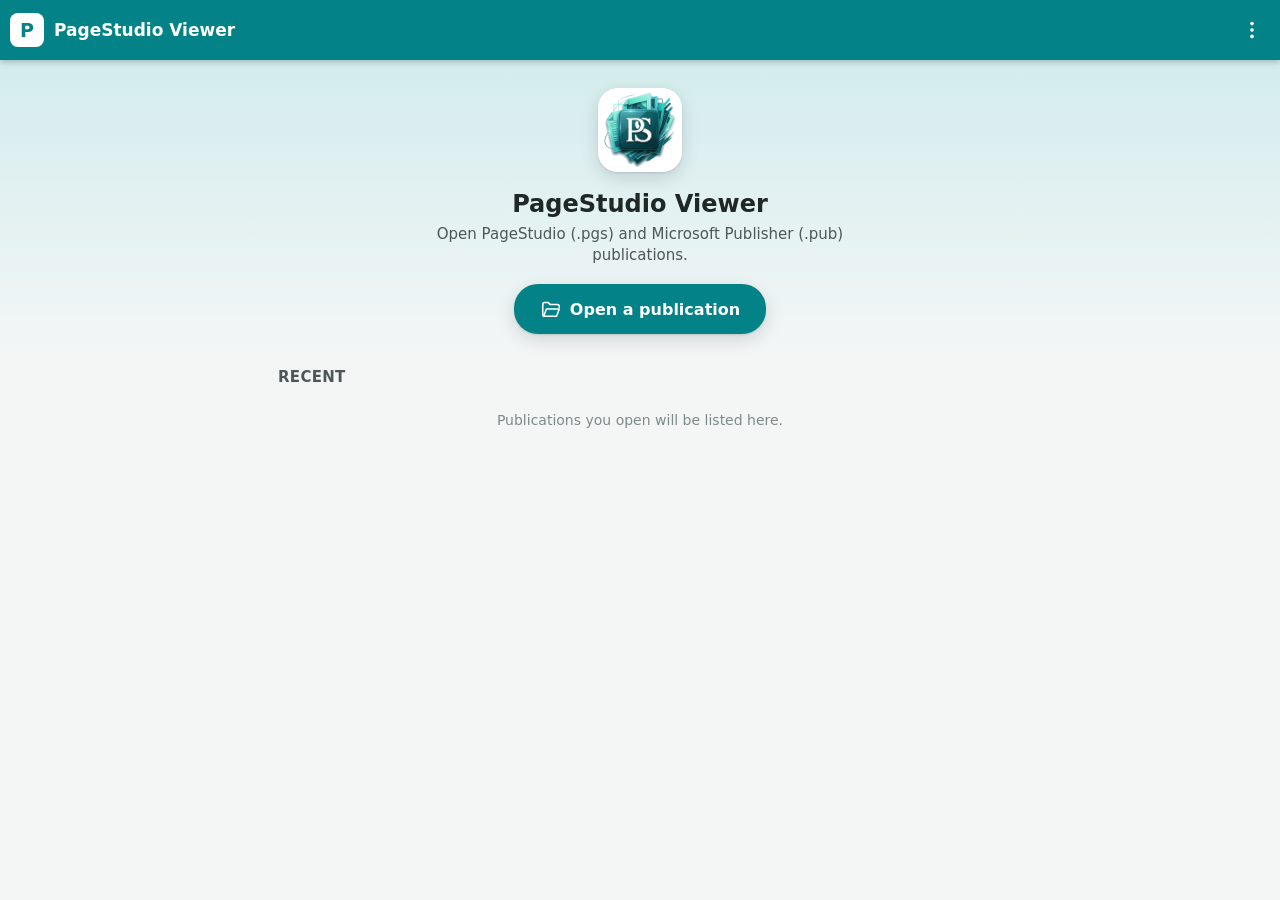
<file: docs/viewer/index.html>
<!doctype html>
<html lang="en">
<head>
<meta charset="utf-8">
<meta name="viewport" content="width=device-width, initial-scale=1, maximum-scale=1, user-scalable=no, viewport-fit=cover">
<meta name="color-scheme" content="light dark">
<title>PageStudio Viewer</title>
<meta name="theme-color" content="#005C61">
<meta name="apple-mobile-web-app-capable" content="yes">
<meta name="mobile-web-app-capable" content="yes">
<meta name="apple-mobile-web-app-title" content="PageStudio">
<meta name="apple-mobile-web-app-status-bar-style" content="black-translucent">
<link rel="apple-touch-icon" href="icon.png">
<link rel="manifest" href="manifest.webmanifest">
<link rel="stylesheet" href="fonts.css">
<link rel="stylesheet" href="viewer.css">
</head>
<body class="home">
  <!-- Top bar -->
  <header id="bar">
    <button class="mark" id="b-home" aria-label="Home"><span>P</span></button>
    <div class="title"><div id="t-name">PageStudio Viewer</div><div id="t-sub"></div></div>
    <div class="actions">
      <button class="ib doc-only" id="b-find" aria-label="Find"></button>
      <button class="ib doc-only" id="b-pages" aria-label="Pages"></button>
      <button class="ib doc-only" id="b-print" aria-label="Print"></button>
      <button class="ib" id="b-more" aria-label="More"></button>
    </div>
  </header>
  <div id="findbar" hidden>
    <input id="f-q" type="search" placeholder="Find in this publication" autocomplete="off" enterkeyhint="search">
    <span id="f-count"></span>
    <button class="ib" id="f-prev" aria-label="Previous"></button>
    <button class="ib" id="f-next" aria-label="Next"></button>
    <button class="ib" id="f-close" aria-label="Close"></button>
  </div>
  <div id="fontwarn" hidden></div>

  <!-- Home -->
  <main id="home">
    <section class="hero">
      <img src="icon.png" alt="" class="hero-icon">
      <h1>PageStudio Viewer</h1>
      <p>Open PageStudio (.pgs) and Microsoft Publisher (.pub) publications.</p>
      <button class="btn big" id="h-open"></button>
      <input type="file" id="h-file" accept=".pgs,.pub,application/x-mspublisher,application/octet-stream,application/json" hidden>
    </section>
    <section class="recent">
      <div class="sect-head"><h2>Recent</h2><button class="link" id="h-clear" hidden>Clear list</button></div>
      <div id="r-list"></div>
    </section>
  </main>

  <!-- Document -->
  <div id="scroller" hidden><div id="pages"></div></div>
  <div id="pagechip" hidden><button id="pc-prev" class="ib sm" aria-label="Previous page"></button><span id="pc-text"></span><button id="pc-next" class="ib sm" aria-label="Next page"></button><span class="sep"></span><button id="pc-fit" class="chip-btn"></button></div>

  <div id="sheet-root"></div>
  <div id="toast" hidden></div>
  <div id="busy" hidden><div class="spin"></div><div id="busy-t">Opening…</div></div>
  <div id="print-root"></div>

  <script src="lib/pubreader.bundle.js"></script>
  <script src="lib/EMFJS.bundle.min.js"></script>
  <script src="lib/WMFJS.bundle.min.js"></script>
  <script src="icons.js"></script>
  <script src="core.js"></script>
  <script src="effects.js"></script>
  <script src="handwriting.js"></script>
  <script src="pubbridge.js"></script>
  <script src="viewer.js"></script>
</body>
</html>
</file>
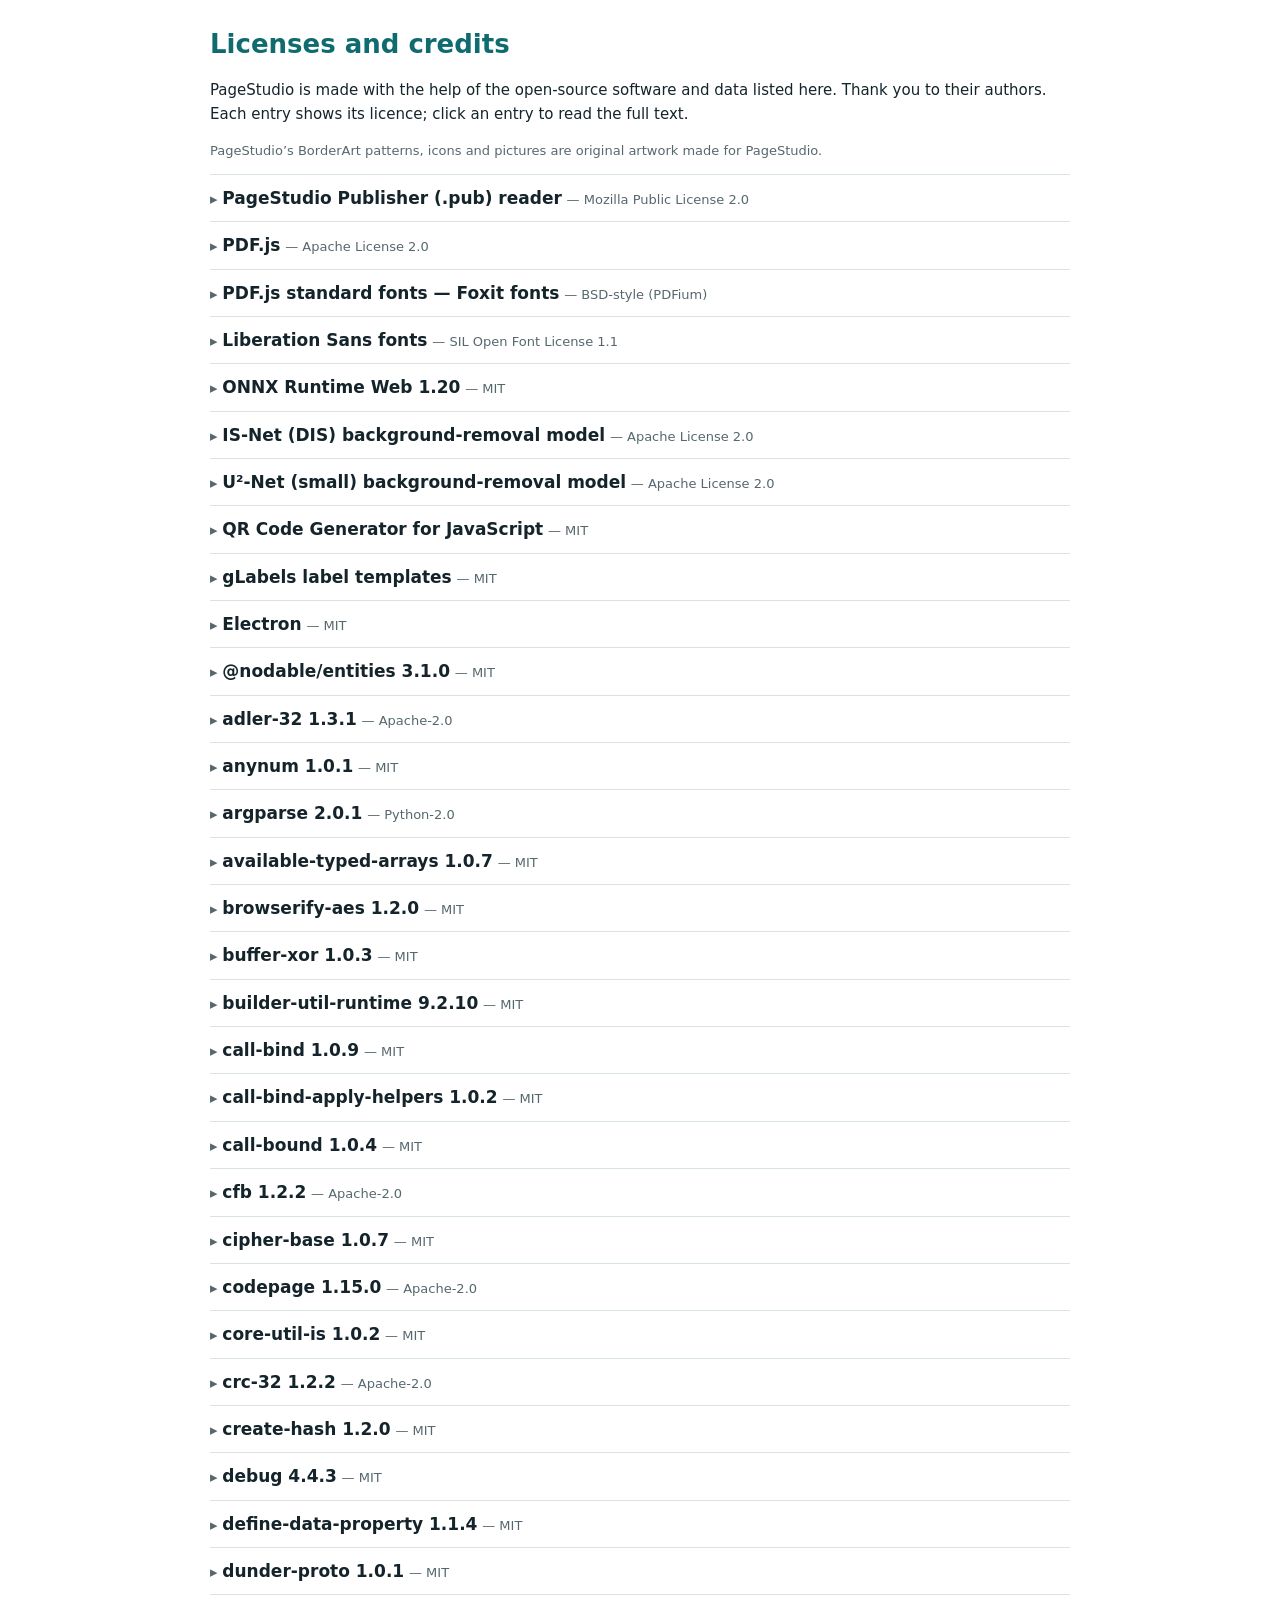
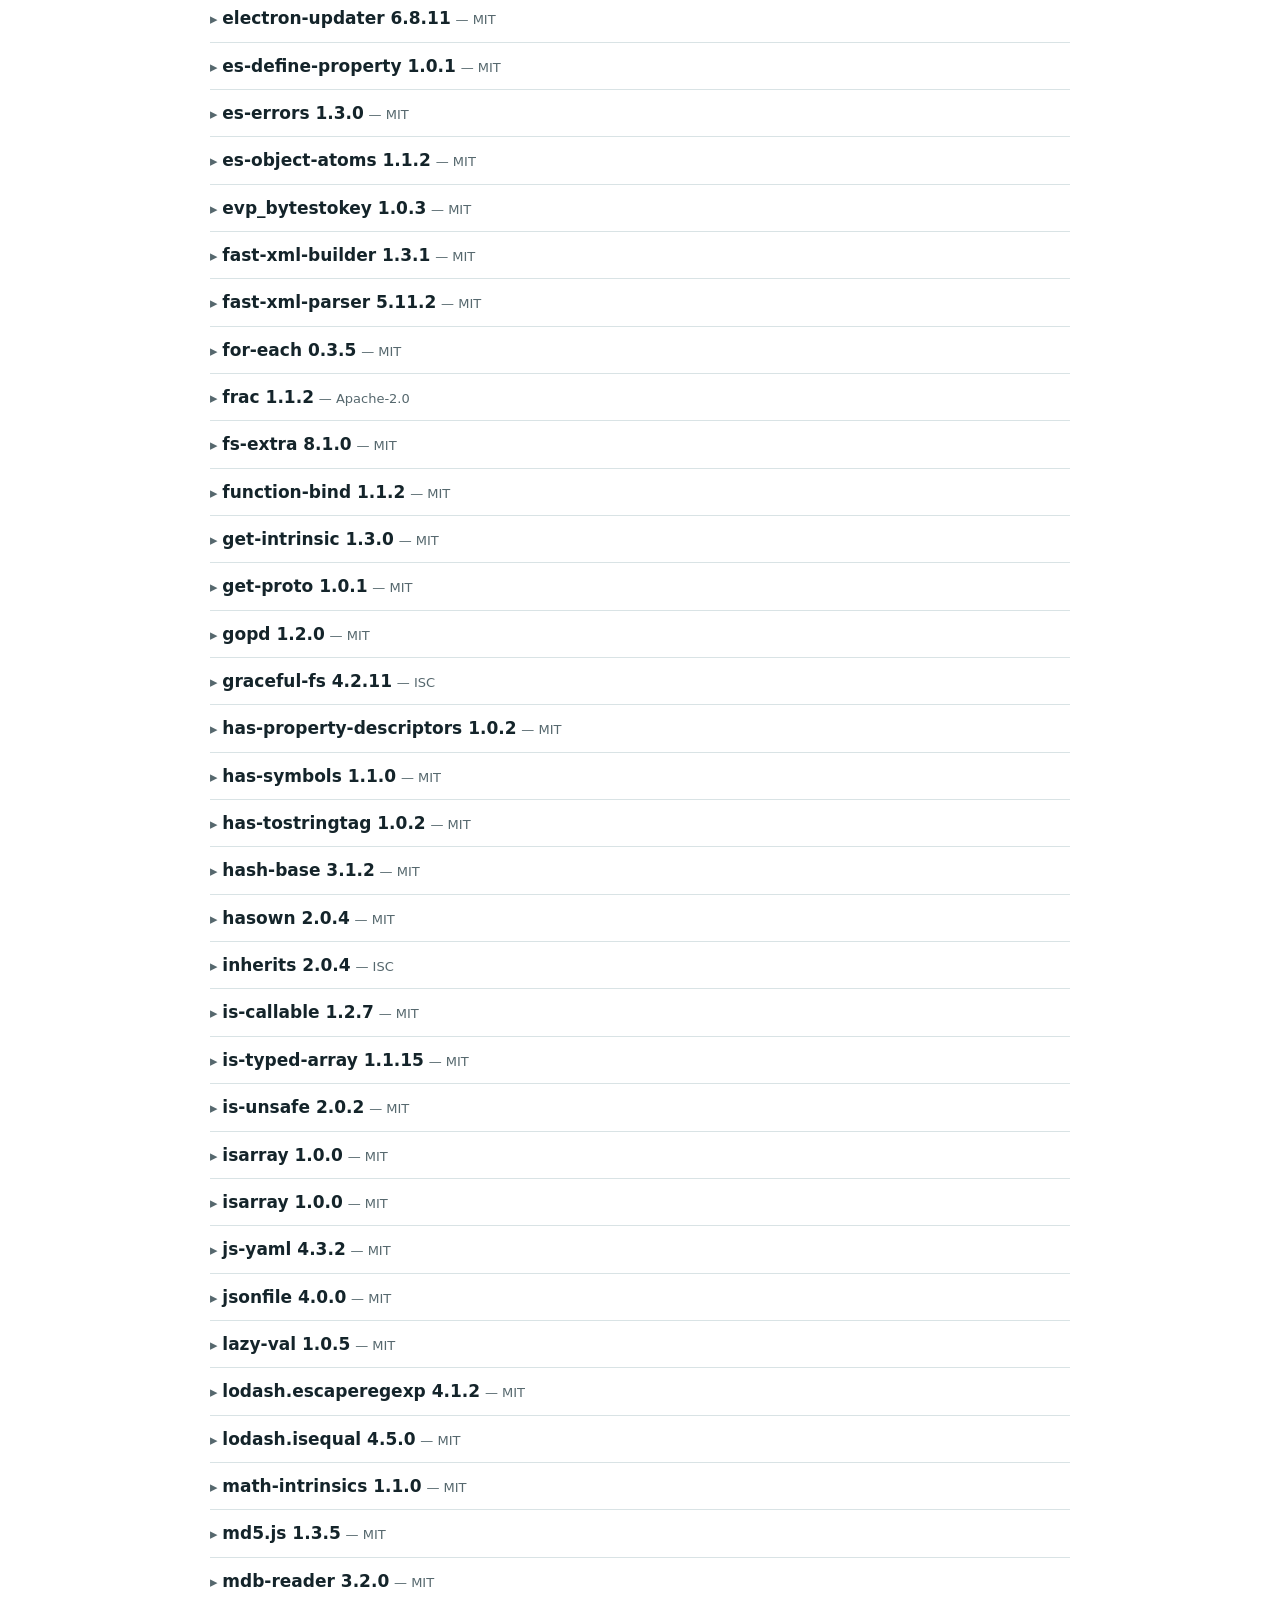
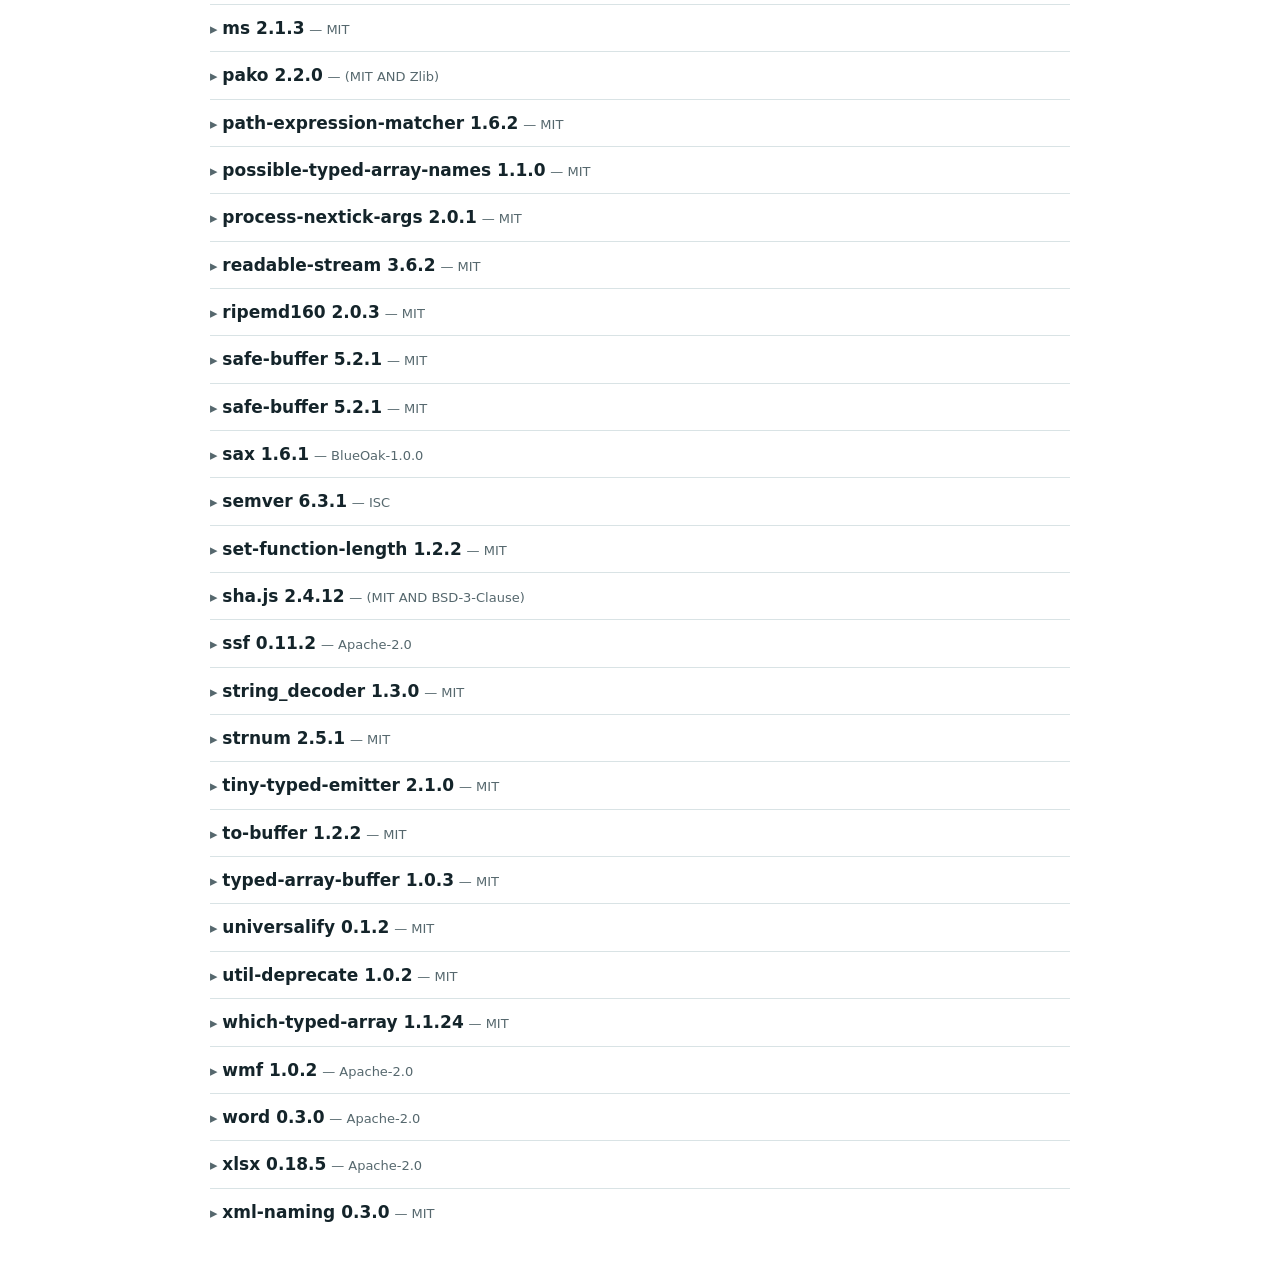
<file: docs/licenses.html>
<!doctype html><html lang="en"><head><meta charset="utf-8"><meta name="viewport" content="width=device-width,initial-scale=1">
<title>PageStudio Licenses</title><base target="_blank">
<style>
:root{--ink:#14242a;--muted:#56686e;--accent:#0f6b6f;--bg:#fff;--line:#d9e3e5;--pre:#f4f7f8}
@media (prefers-color-scheme:dark){:root:not([data-theme="light"]){--ink:#e7f0f1;--muted:#9fb3b7;--accent:#5fd0c8;--bg:#0d1b1f;--line:#24393e;--pre:#13262b}}
:root[data-theme="dark"]{--ink:#e7f0f1;--muted:#9fb3b7;--accent:#5fd0c8;--bg:#0d1b1f;--line:#24393e;--pre:#13262b}
html{background:var(--bg)}body{margin:0 auto;max-width:860px;padding:24px 16px 48px;font:15px/1.55 "Segoe UI",system-ui,Arial,sans-serif;color:var(--ink);background:var(--bg)}
h1{font-size:26px;margin:0 0 6px;color:var(--accent)}h2{font-size:17px;margin:0}
details{border-top:1px solid var(--line);padding:10px 0}summary{cursor:pointer;list-style:none}summary::-webkit-details-marker{display:none}
summary:before{content:"▸ ";color:var(--muted)}details[open] summary:before{content:"▾ "}
.lic{color:var(--muted);font-size:13px}.what{margin:6px 0;font-size:14px}.note{font-size:14px;margin:6px 0}
pre{white-space:pre-wrap;word-break:break-word;background:var(--pre);padding:12px;border-radius:6px;font:12px/1.45 Consolas,monospace;max-height:420px;overflow:auto}
</style></head><body>
<h1>Licenses and credits</h1>
<p>PageStudio is made with the help of the open-source software and data listed here. Thank you to their authors. Each entry shows its licence; click an entry to read the full text.</p>
<p class="lic">PageStudio’s BorderArt patterns, icons and pictures are original artwork made for PageStudio.</p>
<details><summary><h2 style="display:inline">PageStudio Publisher (.pub) reader</h2> <span class="lic">— Mozilla Public License 2.0</span></summary>
<div class="what">lib/pubreader.js — reads Microsoft Publisher files. It is a JavaScript re-implementation based on the reverse-engineering work of the LibreOffice project’s libmspub.</div><div class="note">This file is covered by the MPL 2.0. Its source code is included with PageStudio (it is the file itself) and is also available at https://gc16chestnut.github.io/pagestudio-releases/source/pubreader.js</div><pre>Mozilla Public License Version 2.0
==================================

1. Definitions
--------------

1.1. "Contributor"
    means each individual or legal entity that creates, contributes to
    the creation of, or owns Covered Software.

1.2. "Contributor Version"
    means the combination of the Contributions of others (if any) used
    by a Contributor and that particular Contributor's Contribution.

1.3. "Contribution"
    means Covered Software of a particular Contributor.

1.4. "Covered Software"
    means Source Code Form to which the initial Contributor has attached
    the notice in Exhibit A, the Executable Form of such Source Code
    Form, and Modifications of such Source Code Form, in each case
    including portions thereof.

1.5. "Incompatible With Secondary Licenses"
    means

    (a) that the initial Contributor has attached the notice described
        in Exhibit B to the Covered Software; or

    (b) that the Covered Software was made available under the terms of
        version 1.1 or earlier of the License, but not also under the
        terms of a Secondary License.

1.6. "Executable Form"
    means any form of the work other than Source Code Form.

1.7. "Larger Work"
    means a work that combines Covered Software with other material, in 
    a separate file or files, that is not Covered Software.

1.8. "License"
    means this document.

1.9. "Licensable"
    means having the right to grant, to the maximum extent possible,
    whether at the time of the initial grant or subsequently, any and
    all of the rights conveyed by this License.

1.10. "Modifications"
    means any of the following:

    (a) any file in Source Code Form that results from an addition to,
        deletion from, or modification of the contents of Covered
        Software; or

    (b) any new file in Source Code Form that contains any Covered
        Software.

1.11. "Patent Claims" of a Contributor
    means any patent claim(s), including without limitation, method,
    process, and apparatus claims, in any patent Licensable by such
    Contributor that would be infringed, but for the grant of the
    License, by the making, using, selling, offering for sale, having
    made, import, or transfer of either its Contributions or its
    Contributor Version.

1.12. "Secondary License"
    means either the GNU General Public License, Version 2.0, the GNU
    Lesser General Public License, Version 2.1, the GNU Affero General
    Public License, Version 3.0, or any later versions of those
    licenses.

1.13. "Source Code Form"
    means the form of the work preferred for making modifications.

1.14. "You" (or "Your")
    means an individual or a legal entity exercising rights under this
    License. For legal entities, "You" includes any entity that
    controls, is controlled by, or is under common control with You. For
    purposes of this definition, "control" means (a) the power, direct
    or indirect, to cause the direction or management of such entity,
    whether by contract or otherwise, or (b) ownership of more than
    fifty percent (50%) of the outstanding shares or beneficial
    ownership of such entity.

2. License Grants and Conditions
--------------------------------

2.1. Grants

Each Contributor hereby grants You a world-wide, royalty-free,
non-exclusive license:

(a) under intellectual property rights (other than patent or trademark)
    Licensable by such Contributor to use, reproduce, make available,
    modify, display, perform, distribute, and otherwise exploit its
    Contributions, either on an unmodified basis, with Modifications, or
    as part of a Larger Work; and

(b) under Patent Claims of such Contributor to make, use, sell, offer
    for sale, have made, import, and otherwise transfer either its
    Contributions or its Contributor Version.

2.2. Effective Date

The licenses granted in Section 2.1 with respect to any Contribution
become effective for each Contribution on the date the Contributor first
distributes such Contribution.

2.3. Limitations on Grant Scope

The licenses granted in this Section 2 are the only rights granted under
this License. No additional rights or licenses will be implied from the
distribution or licensing of Covered Software under this License.
Notwithstanding Section 2.1(b) above, no patent license is granted by a
Contributor:

(a) for any code that a Contributor has removed from Covered Software;
    or

(b) for infringements caused by: (i) Your and any other third party's
    modifications of Covered Software, or (ii) the combination of its
    Contributions with other software (except as part of its Contributor
    Version); or

(c) under Patent Claims infringed by Covered Software in the absence of
    its Contributions.

This License does not grant any rights in the trademarks, service marks,
or logos of any Contributor (except as may be necessary to comply with
the notice requirements in Section 3.4).

2.4. Subsequent Licenses

No Contributor makes additional grants as a result of Your choice to
distribute the Covered Software under a subsequent version of this
License (see Section 10.2) or under the terms of a Secondary License (if
permitted under the terms of Section 3.3).

2.5. Representation

Each Contributor represents that the Contributor believes its
Contributions are its original creation(s) or it has sufficient rights
to grant the rights to its Contributions conveyed by this License.

2.6. Fair Use

This License is not intended to limit any rights You have under
applicable copyright doctrines of fair use, fair dealing, or other
equivalents.

2.7. Conditions

Sections 3.1, 3.2, 3.3, and 3.4 are conditions of the licenses granted
in Section 2.1.

3. Responsibilities
-------------------

3.1. Distribution of Source Form

All distribution of Covered Software in Source Code Form, including any
Modifications that You create or to which You contribute, must be under
the terms of this License. You must inform recipients that the Source
Code Form of the Covered Software is governed by the terms of this
License, and how they can obtain a copy of this License. You may not
attempt to alter or restrict the recipients' rights in the Source Code
Form.

3.2. Distribution of Executable Form

If You distribute Covered Software in Executable Form then:

(a) such Covered Software must also be made available in Source Code
    Form, as described in Section 3.1, and You must inform recipients of
    the Executable Form how they can obtain a copy of such Source Code
    Form by reasonable means in a timely manner, at a charge no more
    than the cost of distribution to the recipient; and

(b) You may distribute such Executable Form under the terms of this
    License, or sublicense it under different terms, provided that the
    license for the Executable Form does not attempt to limit or alter
    the recipients' rights in the Source Code Form under this License.

3.3. Distribution of a Larger Work

You may create and distribute a Larger Work under terms of Your choice,
provided that You also comply with the requirements of this License for
the Covered Software. If the Larger Work is a combination of Covered
Software with a work governed by one or more Secondary Licenses, and the
Covered Software is not Incompatible With Secondary Licenses, this
License permits You to additionally distribute such Covered Software
under the terms of such Secondary License(s), so that the recipient of
the Larger Work may, at their option, further distribute the Covered
Software under the terms of either this License or such Secondary
License(s).

3.4. Notices

You may not remove or alter the substance of any license notices
(including copyright notices, patent notices, disclaimers of warranty,
or limitations of liability) contained within the Source Code Form of
the Covered Software, except that You may alter any license notices to
the extent required to remedy known factual inaccuracies.

3.5. Application of Additional Terms

You may choose to offer, and to charge a fee for, warranty, support,
indemnity or liability obligations to one or more recipients of Covered
Software. However, You may do so only on Your own behalf, and not on
behalf of any Contributor. You must make it absolutely clear that any
such warranty, support, indemnity, or liability obligation is offered by
You alone, and You hereby agree to indemnify every Contributor for any
liability incurred by such Contributor as a result of warranty, support,
indemnity or liability terms You offer. You may include additional
disclaimers of warranty and limitations of liability specific to any
jurisdiction.

4. Inability to Comply Due to Statute or Regulation
---------------------------------------------------

If it is impossible for You to comply with any of the terms of this
License with respect to some or all of the Covered Software due to
statute, judicial order, or regulation then You must: (a) comply with
the terms of this License to the maximum extent possible; and (b)
describe the limitations and the code they affect. Such description must
be placed in a text file included with all distributions of the Covered
Software under this License. Except to the extent prohibited by statute
or regulation, such description must be sufficiently detailed for a
recipient of ordinary skill to be able to understand it.

5. Termination
--------------

5.1. The rights granted under this License will terminate automatically
if You fail to comply with any of its terms. However, if You become
compliant, then the rights granted under this License from a particular
Contributor are reinstated (a) provisionally, unless and until such
Contributor explicitly and finally terminates Your grants, and (b) on an
ongoing basis, if such Contributor fails to notify You of the
non-compliance by some reasonable means prior to 60 days after You have
come back into compliance. Moreover, Your grants from a particular
Contributor are reinstated on an ongoing basis if such Contributor
notifies You of the non-compliance by some reasonable means, this is the
first time You have received notice of non-compliance with this License
from such Contributor, and You become compliant prior to 30 days after
Your receipt of the notice.

5.2. If You initiate litigation against any entity by asserting a patent
infringement claim (excluding declaratory judgment actions,
counter-claims, and cross-claims) alleging that a Contributor Version
directly or indirectly infringes any patent, then the rights granted to
You by any and all Contributors for the Covered Software under Section
2.1 of this License shall terminate.

5.3. In the event of termination under Sections 5.1 or 5.2 above, all
end user license agreements (excluding distributors and resellers) which
have been validly granted by You or Your distributors under this License
prior to termination shall survive termination.

************************************************************************
*                                                                      *
*  6. Disclaimer of Warranty                                           *
*  -------------------------                                           *
*                                                                      *
*  Covered Software is provided under this License on an "as is"       *
*  basis, without warranty of any kind, either expressed, implied, or  *
*  statutory, including, without limitation, warranties that the       *
*  Covered Software is free of defects, merchantable, fit for a        *
*  particular purpose or non-infringing. The entire risk as to the     *
*  quality and performance of the Covered Software is with You.        *
*  Should any Covered Software prove defective in any respect, You     *
*  (not any Contributor) assume the cost of any necessary servicing,   *
*  repair, or correction. This disclaimer of warranty constitutes an   *
*  essential part of this License. No use of any Covered Software is   *
*  authorized under this License except under this disclaimer.         *
*                                                                      *
************************************************************************

************************************************************************
*                                                                      *
*  7. Limitation of Liability                                          *
*  --------------------------                                          *
*                                                                      *
*  Under no circumstances and under no legal theory, whether tort      *
*  (including negligence), contract, or otherwise, shall any           *
*  Contributor, or anyone who distributes Covered Software as          *
*  permitted above, be liable to You for any direct, indirect,         *
*  special, incidental, or consequential damages of any character      *
*  including, without limitation, damages for lost profits, loss of    *
*  goodwill, work stoppage, computer failure or malfunction, or any    *
*  and all other commercial damages or losses, even if such party      *
*  shall have been informed of the possibility of such damages. This   *
*  limitation of liability shall not apply to liability for death or   *
*  personal injury resulting from such party's negligence to the       *
*  extent applicable law prohibits such limitation. Some               *
*  jurisdictions do not allow the exclusion or limitation of           *
*  incidental or consequential damages, so this exclusion and          *
*  limitation may not apply to You.                                    *
*                                                                      *
************************************************************************

8. Litigation
-------------

Any litigation relating to this License may be brought only in the
courts of a jurisdiction where the defendant maintains its principal
place of business and such litigation shall be governed by laws of that
jurisdiction, without reference to its conflict-of-law provisions.
Nothing in this Section shall prevent a party's ability to bring
cross-claims or counter-claims.

9. Miscellaneous
----------------

This License represents the complete agreement concerning the subject
matter hereof. If any provision of this License is held to be
unenforceable, such provision shall be reformed only to the extent
necessary to make it enforceable. Any law or regulation which provides
that the language of a contract shall be construed against the drafter
shall not be used to construe this License against a Contributor.

10. Versions of the License
---------------------------

10.1. New Versions

Mozilla Foundation is the license steward. Except as provided in Section
10.3, no one other than the license steward has the right to modify or
publish new versions of this License. Each version will be given a
distinguishing version number.

10.2. Effect of New Versions

You may distribute the Covered Software under the terms of the version
of the License under which You originally received the Covered Software,
or under the terms of any subsequent version published by the license
steward.

10.3. Modified Versions

If you create software not governed by this License, and you want to
create a new license for such software, you may create and use a
modified version of this License if you rename the license and remove
any references to the name of the license steward (except to note that
such modified license differs from this License).

10.4. Distributing Source Code Form that is Incompatible With Secondary
Licenses

If You choose to distribute Source Code Form that is Incompatible With
Secondary Licenses under the terms of this version of the License, the
notice described in Exhibit B of this License must be attached.

Exhibit A - Source Code Form License Notice
-------------------------------------------

  This Source Code Form is subject to the terms of the Mozilla Public
  License, v. 2.0. If a copy of the MPL was not distributed with this
  file, You can obtain one at http://mozilla.org/MPL/2.0/.

If it is not possible or desirable to put the notice in a particular
file, then You may include the notice in a location (such as a LICENSE
file in a relevant directory) where a recipient would be likely to look
for such a notice.

You may add additional accurate notices of copyright ownership.

Exhibit B - "Incompatible With Secondary Licenses" Notice
---------------------------------------------------------

  This Source Code Form is "Incompatible With Secondary Licenses", as
  defined by the Mozilla Public License, v. 2.0.
</pre></details>
<details><summary><h2 style="display:inline">PDF.js</h2> <span class="lic">— Apache License 2.0</span></summary>
<div class="what">Opening PDF files (renderer/vendor/pdfjs)</div><div class="note">Copyright Mozilla Foundation and PDF.js contributors.</div><pre>                                 Apache License
                           Version 2.0, January 2004
                        http://www.apache.org/licenses/

   TERMS AND CONDITIONS FOR USE, REPRODUCTION, AND DISTRIBUTION

   1. Definitions.

      "License" shall mean the terms and conditions for use, reproduction,
      and distribution as defined by Sections 1 through 9 of this document.

      "Licensor" shall mean the copyright owner or entity authorized by
      the copyright owner that is granting the License.

      "Legal Entity" shall mean the union of the acting entity and all
      other entities that control, are controlled by, or are under common
      control with that entity. For the purposes of this definition,
      "control" means (i) the power, direct or indirect, to cause the
      direction or management of such entity, whether by contract or
      otherwise, or (ii) ownership of fifty percent (50%) or more of the
      outstanding shares, or (iii) beneficial ownership of such entity.

      "You" (or "Your") shall mean an individual or Legal Entity
      exercising permissions granted by this License.

      "Source" form shall mean the preferred form for making modifications,
      including but not limited to software source code, documentation
      source, and configuration files.

      "Object" form shall mean any form resulting from mechanical
      transformation or translation of a Source form, including but
      not limited to compiled object code, generated documentation,
      and conversions to other media types.

      "Work" shall mean the work of authorship, whether in Source or
      Object form, made available under the License, as indicated by a
      copyright notice that is included in or attached to the work
      (an example is provided in the Appendix below).

      "Derivative Works" shall mean any work, whether in Source or Object
      form, that is based on (or derived from) the Work and for which the
      editorial revisions, annotations, elaborations, or other modifications
      represent, as a whole, an original work of authorship. For the purposes
      of this License, Derivative Works shall not include works that remain
      separable from, or merely link (or bind by name) to the interfaces of,
      the Work and Derivative Works thereof.

      "Contribution" shall mean any work of authorship, including
      the original version of the Work and any modifications or additions
      to that Work or Derivative Works thereof, that is intentionally
      submitted to Licensor for inclusion in the Work by the copyright owner
      or by an individual or Legal Entity authorized to submit on behalf of
      the copyright owner. For the purposes of this definition, "submitted"
      means any form of electronic, verbal, or written communication sent
      to the Licensor or its representatives, including but not limited to
      communication on electronic mailing lists, source code control systems,
      and issue tracking systems that are managed by, or on behalf of, the
      Licensor for the purpose of discussing and improving the Work, but
      excluding communication that is conspicuously marked or otherwise
      designated in writing by the copyright owner as "Not a Contribution."

      "Contributor" shall mean Licensor and any individual or Legal Entity
      on behalf of whom a Contribution has been received by Licensor and
      subsequently incorporated within the Work.

   2. Grant of Copyright License. Subject to the terms and conditions of
      this License, each Contributor hereby grants to You a perpetual,
      worldwide, non-exclusive, no-charge, royalty-free, irrevocable
      copyright license to reproduce, prepare Derivative Works of,
      publicly display, publicly perform, sublicense, and distribute the
      Work and such Derivative Works in Source or Object form.

   3. Grant of Patent License. Subject to the terms and conditions of
      this License, each Contributor hereby grants to You a perpetual,
      worldwide, non-exclusive, no-charge, royalty-free, irrevocable
      (except as stated in this section) patent license to make, have made,
      use, offer to sell, sell, import, and otherwise transfer the Work,
      where such license applies only to those patent claims licensable
      by such Contributor that are necessarily infringed by their
      Contribution(s) alone or by combination of their Contribution(s)
      with the Work to which such Contribution(s) was submitted. If You
      institute patent litigation against any entity (including a
      cross-claim or counterclaim in a lawsuit) alleging that the Work
      or a Contribution incorporated within the Work constitutes direct
      or contributory patent infringement, then any patent licenses
      granted to You under this License for that Work shall terminate
      as of the date such litigation is filed.

   4. Redistribution. You may reproduce and distribute copies of the
      Work or Derivative Works thereof in any medium, with or without
      modifications, and in Source or Object form, provided that You
      meet the following conditions:

      (a) You must give any other recipients of the Work or
          Derivative Works a copy of this License; and

      (b) You must cause any modified files to carry prominent notices
          stating that You changed the files; and

      (c) You must retain, in the Source form of any Derivative Works
          that You distribute, all copyright, patent, trademark, and
          attribution notices from the Source form of the Work,
          excluding those notices that do not pertain to any part of
          the Derivative Works; and

      (d) If the Work includes a "NOTICE" text file as part of its
          distribution, then any Derivative Works that You distribute must
          include a readable copy of the attribution notices contained
          within such NOTICE file, excluding those notices that do not
          pertain to any part of the Derivative Works, in at least one
          of the following places: within a NOTICE text file distributed
          as part of the Derivative Works; within the Source form or
          documentation, if provided along with the Derivative Works; or,
          within a display generated by the Derivative Works, if and
          wherever such third-party notices normally appear. The contents
          of the NOTICE file are for informational purposes only and
          do not modify the License. You may add Your own attribution
          notices within Derivative Works that You distribute, alongside
          or as an addendum to the NOTICE text from the Work, provided
          that such additional attribution notices cannot be construed
          as modifying the License.

      You may add Your own copyright statement to Your modifications and
      may provide additional or different license terms and conditions
      for use, reproduction, or distribution of Your modifications, or
      for any such Derivative Works as a whole, provided Your use,
      reproduction, and distribution of the Work otherwise complies with
      the conditions stated in this License.

   5. Submission of Contributions. Unless You explicitly state otherwise,
      any Contribution intentionally submitted for inclusion in the Work
      by You to the Licensor shall be under the terms and conditions of
      this License, without any additional terms or conditions.
      Notwithstanding the above, nothing herein shall supersede or modify
      the terms of any separate license agreement you may have executed
      with Licensor regarding such Contributions.

   6. Trademarks. This License does not grant permission to use the trade
      names, trademarks, service marks, or product names of the Licensor,
      except as required for reasonable and customary use in describing the
      origin of the Work and reproducing the content of the NOTICE file.

   7. Disclaimer of Warranty. Unless required by applicable law or
      agreed to in writing, Licensor provides the Work (and each
      Contributor provides its Contributions) on an "AS IS" BASIS,
      WITHOUT WARRANTIES OR CONDITIONS OF ANY KIND, either express or
      implied, including, without limitation, any warranties or conditions
      of TITLE, NON-INFRINGEMENT, MERCHANTABILITY, or FITNESS FOR A
      PARTICULAR PURPOSE. You are solely responsible for determining the
      appropriateness of using or redistributing the Work and assume any
      risks associated with Your exercise of permissions under this License.

   8. Limitation of Liability. In no event and under no legal theory,
      whether in tort (including negligence), contract, or otherwise,
      unless required by applicable law (such as deliberate and grossly
      negligent acts) or agreed to in writing, shall any Contributor be
      liable to You for damages, including any direct, indirect, special,
      incidental, or consequential damages of any character arising as a
      result of this License or out of the use or inability to use the
      Work (including but not limited to damages for loss of goodwill,
      work stoppage, computer failure or malfunction, or any and all
      other commercial damages or losses), even if such Contributor
      has been advised of the possibility of such damages.

   9. Accepting Warranty or Additional Liability. While redistributing
      the Work or Derivative Works thereof, You may choose to offer,
      and charge a fee for, acceptance of support, warranty, indemnity,
      or other liability obligations and/or rights consistent with this
      License. However, in accepting such obligations, You may act only
      on Your own behalf and on Your sole responsibility, not on behalf
      of any other Contributor, and only if You agree to indemnify,
      defend, and hold each Contributor harmless for any liability
      incurred by, or claims asserted against, such Contributor by reason
      of your accepting any such warranty or additional liability.

   END OF TERMS AND CONDITIONS

   APPENDIX: How to apply the Apache License to your work.

      To apply the Apache License to your work, attach the following
      boilerplate notice, with the fields enclosed by brackets "{}"
      replaced with your own identifying information. (Don't include
      the brackets!)  The text should be enclosed in the appropriate
      comment syntax for the file format. We also recommend that a
      file or class name and description of purpose be included on the
      same "printed page" as the copyright notice for easier
      identification within third-party archives.

   Copyright (C) 2012-present   SheetJS LLC

   Licensed under the Apache License, Version 2.0 (the "License");
   you may not use this file except in compliance with the License.
   You may obtain a copy of the License at

       http://www.apache.org/licenses/LICENSE-2.0

   Unless required by applicable law or agreed to in writing, software
   distributed under the License is distributed on an "AS IS" BASIS,
   WITHOUT WARRANTIES OR CONDITIONS OF ANY KIND, either express or implied.
   See the License for the specific language governing permissions and
   limitations under the License.
</pre></details>
<details><summary><h2 style="display:inline">PDF.js standard fonts — Foxit fonts</h2> <span class="lic">— BSD-style (PDFium)</span></summary>
<div class="what">renderer/vendor/pdfjs/standard_fonts</div><pre>// Copyright 2014 PDFium Authors. All rights reserved.
//
// Redistribution and use in source and binary forms, with or without
// modification, are permitted provided that the following conditions are
// met:
//
//    * Redistributions of source code must retain the above copyright
// notice, this list of conditions and the following disclaimer.
//    * Redistributions in binary form must reproduce the above
// copyright notice, this list of conditions and the following disclaimer
// in the documentation and/or other materials provided with the
// distribution.
//    * Neither the name of Google Inc. nor the names of its
// contributors may be used to endorse or promote products derived from
// this software without specific prior written permission.
//
// THIS SOFTWARE IS PROVIDED BY THE COPYRIGHT HOLDERS AND CONTRIBUTORS
// "AS IS" AND ANY EXPRESS OR IMPLIED WARRANTIES, INCLUDING, BUT NOT
// LIMITED TO, THE IMPLIED WARRANTIES OF MERCHANTABILITY AND FITNESS FOR
// A PARTICULAR PURPOSE ARE DISCLAIMED. IN NO EVENT SHALL THE COPYRIGHT
// OWNER OR CONTRIBUTORS BE LIABLE FOR ANY DIRECT, INDIRECT, INCIDENTAL,
// SPECIAL, EXEMPLARY, OR CONSEQUENTIAL DAMAGES (INCLUDING, BUT NOT
// LIMITED TO, PROCUREMENT OF SUBSTITUTE GOODS OR SERVICES; LOSS OF USE,
// DATA, OR PROFITS; OR BUSINESS INTERRUPTION) HOWEVER CAUSED AND ON ANY
// THEORY OF LIABILITY, WHETHER IN CONTRACT, STRICT LIABILITY, OR TORT
// (INCLUDING NEGLIGENCE OR OTHERWISE) ARISING IN ANY WAY OUT OF THE USE
// OF THIS SOFTWARE, EVEN IF ADVISED OF THE POSSIBILITY OF SUCH DAMAGE.
</pre></details>
<details><summary><h2 style="display:inline">Liberation Sans fonts</h2> <span class="lic">— SIL Open Font License 1.1</span></summary>
<div class="what">renderer/vendor/pdfjs/standard_fonts</div><pre>Digitized data copyright (c) 2010 Google Corporation
	with Reserved Font Arimo, Tinos and Cousine.
Copyright (c) 2012 Red Hat, Inc.
	with Reserved Font Name Liberation.

This Font Software is licensed under the SIL Open Font License,
Version 1.1.

This license is copied below, and is also available with a FAQ at:
http://scripts.sil.org/OFL

SIL OPEN FONT LICENSE Version 1.1 - 26 February 2007

PREAMBLE The goals of the Open Font License (OFL) are to stimulate
worldwide development of collaborative font projects, to support the font
creation efforts of academic and linguistic communities, and to provide
a free and open framework in which fonts may be shared and improved in
partnership with others.

The OFL allows the licensed fonts to be used, studied, modified and
redistributed freely as long as they are not sold by themselves.
The fonts, including any derivative works, can be bundled, embedded,
redistributed and/or sold with any software provided that any reserved
names are not used by derivative works.  The fonts and derivatives,
however, cannot be released under any other type of license.  The
requirement for fonts to remain under this license does not apply to
any document created using the fonts or their derivatives.

 

DEFINITIONS
"Font Software" refers to the set of files released by the Copyright
Holder(s) under this license and clearly marked as such.
This may include source files, build scripts and documentation.

"Reserved Font Name" refers to any names specified as such after the
copyright statement(s).

"Original Version" refers to the collection of Font Software components
as distributed by the Copyright Holder(s).

"Modified Version" refers to any derivative made by adding to, deleting,
or substituting ? in part or in whole ?
any of the components of the Original Version, by changing formats or
by porting the Font Software to a new environment.

"Author" refers to any designer, engineer, programmer, technical writer
or other person who contributed to the Font Software.


PERMISSION &amp; CONDITIONS

Permission is hereby granted, free of charge, to any person obtaining a
copy of the Font Software, to use, study, copy, merge, embed, modify,
redistribute, and sell modified and unmodified copies of the Font
Software, subject to the following conditions:

1) Neither the Font Software nor any of its individual components,in
   Original or Modified Versions, may be sold by itself.

2) Original or Modified Versions of the Font Software may be bundled,
   redistributed and/or sold with any software, provided that each copy
   contains the above copyright notice and this license. These can be
   included either as stand-alone text files, human-readable headers or
   in the appropriate machine-readable metadata fields within text or
   binary files as long as those fields can be easily viewed by the user.

3) No Modified Version of the Font Software may use the Reserved Font
   Name(s) unless explicit written permission is granted by the
   corresponding Copyright Holder. This restriction only applies to the
   primary font name as presented to the users.

4) The name(s) of the Copyright Holder(s) or the Author(s) of the Font
   Software shall not be used to promote, endorse or advertise any
   Modified Version, except to acknowledge the contribution(s) of the
   Copyright Holder(s) and the Author(s) or with their explicit written
   permission.

5) The Font Software, modified or unmodified, in part or in whole, must
   be distributed entirely under this license, and must not be distributed
   under any other license. The requirement for fonts to remain under
   this license does not apply to any document created using the Font
   Software.


 
TERMINATION
This license becomes null and void if any of the above conditions are not met.

 

DISCLAIMER
THE FONT SOFTWARE IS PROVIDED "AS IS", WITHOUT WARRANTY OF ANY KIND,
EXPRESS OR IMPLIED, INCLUDING BUT NOT LIMITED TO ANY WARRANTIES OF
MERCHANTABILITY, FITNESS FOR A PARTICULAR PURPOSE AND NONINFRINGEMENT
OF COPYRIGHT, PATENT, TRADEMARK, OR OTHER RIGHT.  IN NO EVENT SHALL THE
COPYRIGHT HOLDER BE LIABLE FOR ANY CLAIM, DAMAGES OR OTHER LIABILITY,
INCLUDING ANY GENERAL, SPECIAL, INDIRECT, INCIDENTAL, OR CONSEQUENTIAL
DAMAGES, WHETHER IN AN ACTION OF CONTRACT, TORT OR OTHERWISE, ARISING
FROM, OUT OF THE USE OR INABILITY TO USE THE FONT SOFTWARE OR FROM OTHER
DEALINGS IN THE FONT SOFTWARE.

</pre></details>
<details><summary><h2 style="display:inline">ONNX Runtime Web 1.20</h2> <span class="lic">— MIT</span></summary>
<div class="what">Runs the background-removal models (renderer/vendor/ort)</div><pre>Copyright (c) Microsoft Corporation. All rights reserved.

Permission is hereby granted, free of charge, to any person obtaining a copy of this software and associated documentation files (the "Software"), to deal in the Software without restriction, including without limitation the rights to use, copy, modify, merge, publish, distribute, sublicense, and/or sell copies of the Software, and to permit persons to whom the Software is furnished to do so, subject to the following conditions:

The above copyright notice and this permission notice shall be included in all copies or substantial portions of the Software.

THE SOFTWARE IS PROVIDED "AS IS", WITHOUT WARRANTY OF ANY KIND, EXPRESS OR IMPLIED, INCLUDING BUT NOT LIMITED TO THE WARRANTIES OF MERCHANTABILITY, FITNESS FOR A PARTICULAR PURPOSE AND NONINFRINGEMENT. IN NO EVENT SHALL THE AUTHORS OR COPYRIGHT HOLDERS BE LIABLE FOR ANY CLAIM, DAMAGES OR OTHER LIABILITY, WHETHER IN AN ACTION OF CONTRACT, TORT OR OTHERWISE, ARISING FROM, OUT OF OR IN CONNECTION WITH THE SOFTWARE OR THE USE OR OTHER DEALINGS IN THE SOFTWARE.</pre></details>
<details><summary><h2 style="display:inline">IS-Net (DIS) background-removal model</h2> <span class="lic">— Apache License 2.0</span></summary>
<div class="what">renderer/vendor/isnet.onnx — from the "Highly Accurate Dichotomous Image Segmentation" project by Xuebin Qin et al.</div><pre>                                 Apache License
                           Version 2.0, January 2004
                        http://www.apache.org/licenses/

   TERMS AND CONDITIONS FOR USE, REPRODUCTION, AND DISTRIBUTION

   1. Definitions.

      "License" shall mean the terms and conditions for use, reproduction,
      and distribution as defined by Sections 1 through 9 of this document.

      "Licensor" shall mean the copyright owner or entity authorized by
      the copyright owner that is granting the License.

      "Legal Entity" shall mean the union of the acting entity and all
      other entities that control, are controlled by, or are under common
      control with that entity. For the purposes of this definition,
      "control" means (i) the power, direct or indirect, to cause the
      direction or management of such entity, whether by contract or
      otherwise, or (ii) ownership of fifty percent (50%) or more of the
      outstanding shares, or (iii) beneficial ownership of such entity.

      "You" (or "Your") shall mean an individual or Legal Entity
      exercising permissions granted by this License.

      "Source" form shall mean the preferred form for making modifications,
      including but not limited to software source code, documentation
      source, and configuration files.

      "Object" form shall mean any form resulting from mechanical
      transformation or translation of a Source form, including but
      not limited to compiled object code, generated documentation,
      and conversions to other media types.

      "Work" shall mean the work of authorship, whether in Source or
      Object form, made available under the License, as indicated by a
      copyright notice that is included in or attached to the work
      (an example is provided in the Appendix below).

      "Derivative Works" shall mean any work, whether in Source or Object
      form, that is based on (or derived from) the Work and for which the
      editorial revisions, annotations, elaborations, or other modifications
      represent, as a whole, an original work of authorship. For the purposes
      of this License, Derivative Works shall not include works that remain
      separable from, or merely link (or bind by name) to the interfaces of,
      the Work and Derivative Works thereof.

      "Contribution" shall mean any work of authorship, including
      the original version of the Work and any modifications or additions
      to that Work or Derivative Works thereof, that is intentionally
      submitted to Licensor for inclusion in the Work by the copyright owner
      or by an individual or Legal Entity authorized to submit on behalf of
      the copyright owner. For the purposes of this definition, "submitted"
      means any form of electronic, verbal, or written communication sent
      to the Licensor or its representatives, including but not limited to
      communication on electronic mailing lists, source code control systems,
      and issue tracking systems that are managed by, or on behalf of, the
      Licensor for the purpose of discussing and improving the Work, but
      excluding communication that is conspicuously marked or otherwise
      designated in writing by the copyright owner as "Not a Contribution."

      "Contributor" shall mean Licensor and any individual or Legal Entity
      on behalf of whom a Contribution has been received by Licensor and
      subsequently incorporated within the Work.

   2. Grant of Copyright License. Subject to the terms and conditions of
      this License, each Contributor hereby grants to You a perpetual,
      worldwide, non-exclusive, no-charge, royalty-free, irrevocable
      copyright license to reproduce, prepare Derivative Works of,
      publicly display, publicly perform, sublicense, and distribute the
      Work and such Derivative Works in Source or Object form.

   3. Grant of Patent License. Subject to the terms and conditions of
      this License, each Contributor hereby grants to You a perpetual,
      worldwide, non-exclusive, no-charge, royalty-free, irrevocable
      (except as stated in this section) patent license to make, have made,
      use, offer to sell, sell, import, and otherwise transfer the Work,
      where such license applies only to those patent claims licensable
      by such Contributor that are necessarily infringed by their
      Contribution(s) alone or by combination of their Contribution(s)
      with the Work to which such Contribution(s) was submitted. If You
      institute patent litigation against any entity (including a
      cross-claim or counterclaim in a lawsuit) alleging that the Work
      or a Contribution incorporated within the Work constitutes direct
      or contributory patent infringement, then any patent licenses
      granted to You under this License for that Work shall terminate
      as of the date such litigation is filed.

   4. Redistribution. You may reproduce and distribute copies of the
      Work or Derivative Works thereof in any medium, with or without
      modifications, and in Source or Object form, provided that You
      meet the following conditions:

      (a) You must give any other recipients of the Work or
          Derivative Works a copy of this License; and

      (b) You must cause any modified files to carry prominent notices
          stating that You changed the files; and

      (c) You must retain, in the Source form of any Derivative Works
          that You distribute, all copyright, patent, trademark, and
          attribution notices from the Source form of the Work,
          excluding those notices that do not pertain to any part of
          the Derivative Works; and

      (d) If the Work includes a "NOTICE" text file as part of its
          distribution, then any Derivative Works that You distribute must
          include a readable copy of the attribution notices contained
          within such NOTICE file, excluding those notices that do not
          pertain to any part of the Derivative Works, in at least one
          of the following places: within a NOTICE text file distributed
          as part of the Derivative Works; within the Source form or
          documentation, if provided along with the Derivative Works; or,
          within a display generated by the Derivative Works, if and
          wherever such third-party notices normally appear. The contents
          of the NOTICE file are for informational purposes only and
          do not modify the License. You may add Your own attribution
          notices within Derivative Works that You distribute, alongside
          or as an addendum to the NOTICE text from the Work, provided
          that such additional attribution notices cannot be construed
          as modifying the License.

      You may add Your own copyright statement to Your modifications and
      may provide additional or different license terms and conditions
      for use, reproduction, or distribution of Your modifications, or
      for any such Derivative Works as a whole, provided Your use,
      reproduction, and distribution of the Work otherwise complies with
      the conditions stated in this License.

   5. Submission of Contributions. Unless You explicitly state otherwise,
      any Contribution intentionally submitted for inclusion in the Work
      by You to the Licensor shall be under the terms and conditions of
      this License, without any additional terms or conditions.
      Notwithstanding the above, nothing herein shall supersede or modify
      the terms of any separate license agreement you may have executed
      with Licensor regarding such Contributions.

   6. Trademarks. This License does not grant permission to use the trade
      names, trademarks, service marks, or product names of the Licensor,
      except as required for reasonable and customary use in describing the
      origin of the Work and reproducing the content of the NOTICE file.

   7. Disclaimer of Warranty. Unless required by applicable law or
      agreed to in writing, Licensor provides the Work (and each
      Contributor provides its Contributions) on an "AS IS" BASIS,
      WITHOUT WARRANTIES OR CONDITIONS OF ANY KIND, either express or
      implied, including, without limitation, any warranties or conditions
      of TITLE, NON-INFRINGEMENT, MERCHANTABILITY, or FITNESS FOR A
      PARTICULAR PURPOSE. You are solely responsible for determining the
      appropriateness of using or redistributing the Work and assume any
      risks associated with Your exercise of permissions under this License.

   8. Limitation of Liability. In no event and under no legal theory,
      whether in tort (including negligence), contract, or otherwise,
      unless required by applicable law (such as deliberate and grossly
      negligent acts) or agreed to in writing, shall any Contributor be
      liable to You for damages, including any direct, indirect, special,
      incidental, or consequential damages of any character arising as a
      result of this License or out of the use or inability to use the
      Work (including but not limited to damages for loss of goodwill,
      work stoppage, computer failure or malfunction, or any and all
      other commercial damages or losses), even if such Contributor
      has been advised of the possibility of such damages.

   9. Accepting Warranty or Additional Liability. While redistributing
      the Work or Derivative Works thereof, You may choose to offer,
      and charge a fee for, acceptance of support, warranty, indemnity,
      or other liability obligations and/or rights consistent with this
      License. However, in accepting such obligations, You may act only
      on Your own behalf and on Your sole responsibility, not on behalf
      of any other Contributor, and only if You agree to indemnify,
      defend, and hold each Contributor harmless for any liability
      incurred by, or claims asserted against, such Contributor by reason
      of your accepting any such warranty or additional liability.

   END OF TERMS AND CONDITIONS

   APPENDIX: How to apply the Apache License to your work.

      To apply the Apache License to your work, attach the following
      boilerplate notice, with the fields enclosed by brackets "{}"
      replaced with your own identifying information. (Don't include
      the brackets!)  The text should be enclosed in the appropriate
      comment syntax for the file format. We also recommend that a
      file or class name and description of purpose be included on the
      same "printed page" as the copyright notice for easier
      identification within third-party archives.

   Copyright (C) 2012-present   SheetJS LLC

   Licensed under the Apache License, Version 2.0 (the "License");
   you may not use this file except in compliance with the License.
   You may obtain a copy of the License at

       http://www.apache.org/licenses/LICENSE-2.0

   Unless required by applicable law or agreed to in writing, software
   distributed under the License is distributed on an "AS IS" BASIS,
   WITHOUT WARRANTIES OR CONDITIONS OF ANY KIND, either express or implied.
   See the License for the specific language governing permissions and
   limitations under the License.
</pre></details>
<details><summary><h2 style="display:inline">U²-Net (small) background-removal model</h2> <span class="lic">— Apache License 2.0</span></summary>
<div class="what">renderer/vendor/u2netp.onnx — from the U²-Net project by Xuebin Qin et al.</div><pre>                                 Apache License
                           Version 2.0, January 2004
                        http://www.apache.org/licenses/

   TERMS AND CONDITIONS FOR USE, REPRODUCTION, AND DISTRIBUTION

   1. Definitions.

      "License" shall mean the terms and conditions for use, reproduction,
      and distribution as defined by Sections 1 through 9 of this document.

      "Licensor" shall mean the copyright owner or entity authorized by
      the copyright owner that is granting the License.

      "Legal Entity" shall mean the union of the acting entity and all
      other entities that control, are controlled by, or are under common
      control with that entity. For the purposes of this definition,
      "control" means (i) the power, direct or indirect, to cause the
      direction or management of such entity, whether by contract or
      otherwise, or (ii) ownership of fifty percent (50%) or more of the
      outstanding shares, or (iii) beneficial ownership of such entity.

      "You" (or "Your") shall mean an individual or Legal Entity
      exercising permissions granted by this License.

      "Source" form shall mean the preferred form for making modifications,
      including but not limited to software source code, documentation
      source, and configuration files.

      "Object" form shall mean any form resulting from mechanical
      transformation or translation of a Source form, including but
      not limited to compiled object code, generated documentation,
      and conversions to other media types.

      "Work" shall mean the work of authorship, whether in Source or
      Object form, made available under the License, as indicated by a
      copyright notice that is included in or attached to the work
      (an example is provided in the Appendix below).

      "Derivative Works" shall mean any work, whether in Source or Object
      form, that is based on (or derived from) the Work and for which the
      editorial revisions, annotations, elaborations, or other modifications
      represent, as a whole, an original work of authorship. For the purposes
      of this License, Derivative Works shall not include works that remain
      separable from, or merely link (or bind by name) to the interfaces of,
      the Work and Derivative Works thereof.

      "Contribution" shall mean any work of authorship, including
      the original version of the Work and any modifications or additions
      to that Work or Derivative Works thereof, that is intentionally
      submitted to Licensor for inclusion in the Work by the copyright owner
      or by an individual or Legal Entity authorized to submit on behalf of
      the copyright owner. For the purposes of this definition, "submitted"
      means any form of electronic, verbal, or written communication sent
      to the Licensor or its representatives, including but not limited to
      communication on electronic mailing lists, source code control systems,
      and issue tracking systems that are managed by, or on behalf of, the
      Licensor for the purpose of discussing and improving the Work, but
      excluding communication that is conspicuously marked or otherwise
      designated in writing by the copyright owner as "Not a Contribution."

      "Contributor" shall mean Licensor and any individual or Legal Entity
      on behalf of whom a Contribution has been received by Licensor and
      subsequently incorporated within the Work.

   2. Grant of Copyright License. Subject to the terms and conditions of
      this License, each Contributor hereby grants to You a perpetual,
      worldwide, non-exclusive, no-charge, royalty-free, irrevocable
      copyright license to reproduce, prepare Derivative Works of,
      publicly display, publicly perform, sublicense, and distribute the
      Work and such Derivative Works in Source or Object form.

   3. Grant of Patent License. Subject to the terms and conditions of
      this License, each Contributor hereby grants to You a perpetual,
      worldwide, non-exclusive, no-charge, royalty-free, irrevocable
      (except as stated in this section) patent license to make, have made,
      use, offer to sell, sell, import, and otherwise transfer the Work,
      where such license applies only to those patent claims licensable
      by such Contributor that are necessarily infringed by their
      Contribution(s) alone or by combination of their Contribution(s)
      with the Work to which such Contribution(s) was submitted. If You
      institute patent litigation against any entity (including a
      cross-claim or counterclaim in a lawsuit) alleging that the Work
      or a Contribution incorporated within the Work constitutes direct
      or contributory patent infringement, then any patent licenses
      granted to You under this License for that Work shall terminate
      as of the date such litigation is filed.

   4. Redistribution. You may reproduce and distribute copies of the
      Work or Derivative Works thereof in any medium, with or without
      modifications, and in Source or Object form, provided that You
      meet the following conditions:

      (a) You must give any other recipients of the Work or
          Derivative Works a copy of this License; and

      (b) You must cause any modified files to carry prominent notices
          stating that You changed the files; and

      (c) You must retain, in the Source form of any Derivative Works
          that You distribute, all copyright, patent, trademark, and
          attribution notices from the Source form of the Work,
          excluding those notices that do not pertain to any part of
          the Derivative Works; and

      (d) If the Work includes a "NOTICE" text file as part of its
          distribution, then any Derivative Works that You distribute must
          include a readable copy of the attribution notices contained
          within such NOTICE file, excluding those notices that do not
          pertain to any part of the Derivative Works, in at least one
          of the following places: within a NOTICE text file distributed
          as part of the Derivative Works; within the Source form or
          documentation, if provided along with the Derivative Works; or,
          within a display generated by the Derivative Works, if and
          wherever such third-party notices normally appear. The contents
          of the NOTICE file are for informational purposes only and
          do not modify the License. You may add Your own attribution
          notices within Derivative Works that You distribute, alongside
          or as an addendum to the NOTICE text from the Work, provided
          that such additional attribution notices cannot be construed
          as modifying the License.

      You may add Your own copyright statement to Your modifications and
      may provide additional or different license terms and conditions
      for use, reproduction, or distribution of Your modifications, or
      for any such Derivative Works as a whole, provided Your use,
      reproduction, and distribution of the Work otherwise complies with
      the conditions stated in this License.

   5. Submission of Contributions. Unless You explicitly state otherwise,
      any Contribution intentionally submitted for inclusion in the Work
      by You to the Licensor shall be under the terms and conditions of
      this License, without any additional terms or conditions.
      Notwithstanding the above, nothing herein shall supersede or modify
      the terms of any separate license agreement you may have executed
      with Licensor regarding such Contributions.

   6. Trademarks. This License does not grant permission to use the trade
      names, trademarks, service marks, or product names of the Licensor,
      except as required for reasonable and customary use in describing the
      origin of the Work and reproducing the content of the NOTICE file.

   7. Disclaimer of Warranty. Unless required by applicable law or
      agreed to in writing, Licensor provides the Work (and each
      Contributor provides its Contributions) on an "AS IS" BASIS,
      WITHOUT WARRANTIES OR CONDITIONS OF ANY KIND, either express or
      implied, including, without limitation, any warranties or conditions
      of TITLE, NON-INFRINGEMENT, MERCHANTABILITY, or FITNESS FOR A
      PARTICULAR PURPOSE. You are solely responsible for determining the
      appropriateness of using or redistributing the Work and assume any
      risks associated with Your exercise of permissions under this License.

   8. Limitation of Liability. In no event and under no legal theory,
      whether in tort (including negligence), contract, or otherwise,
      unless required by applicable law (such as deliberate and grossly
      negligent acts) or agreed to in writing, shall any Contributor be
      liable to You for damages, including any direct, indirect, special,
      incidental, or consequential damages of any character arising as a
      result of this License or out of the use or inability to use the
      Work (including but not limited to damages for loss of goodwill,
      work stoppage, computer failure or malfunction, or any and all
      other commercial damages or losses), even if such Contributor
      has been advised of the possibility of such damages.

   9. Accepting Warranty or Additional Liability. While redistributing
      the Work or Derivative Works thereof, You may choose to offer,
      and charge a fee for, acceptance of support, warranty, indemnity,
      or other liability obligations and/or rights consistent with this
      License. However, in accepting such obligations, You may act only
      on Your own behalf and on Your sole responsibility, not on behalf
      of any other Contributor, and only if You agree to indemnify,
      defend, and hold each Contributor harmless for any liability
      incurred by, or claims asserted against, such Contributor by reason
      of your accepting any such warranty or additional liability.

   END OF TERMS AND CONDITIONS

   APPENDIX: How to apply the Apache License to your work.

      To apply the Apache License to your work, attach the following
      boilerplate notice, with the fields enclosed by brackets "{}"
      replaced with your own identifying information. (Don't include
      the brackets!)  The text should be enclosed in the appropriate
      comment syntax for the file format. We also recommend that a
      file or class name and description of purpose be included on the
      same "printed page" as the copyright notice for easier
      identification within third-party archives.

   Copyright (C) 2012-present   SheetJS LLC

   Licensed under the Apache License, Version 2.0 (the "License");
   you may not use this file except in compliance with the License.
   You may obtain a copy of the License at

       http://www.apache.org/licenses/LICENSE-2.0

   Unless required by applicable law or agreed to in writing, software
   distributed under the License is distributed on an "AS IS" BASIS,
   WITHOUT WARRANTIES OR CONDITIONS OF ANY KIND, either express or implied.
   See the License for the specific language governing permissions and
   limitations under the License.
</pre></details>
<details><summary><h2 style="display:inline">QR Code Generator for JavaScript</h2> <span class="lic">— MIT</span></summary>
<div class="what">renderer/vendor/qrcode.js</div><pre>Copyright (c) 2009 Kazuhiko Arase

Permission is hereby granted, free of charge, to any person obtaining a copy of this software and associated documentation files (the "Software"), to deal in the Software without restriction, including without limitation the rights to use, copy, modify, merge, publish, distribute, sublicense, and/or sell copies of the Software, and to permit persons to whom the Software is furnished to do so, subject to the following conditions:

The above copyright notice and this permission notice shall be included in all copies or substantial portions of the Software.

THE SOFTWARE IS PROVIDED "AS IS", WITHOUT WARRANTY OF ANY KIND, EXPRESS OR IMPLIED, INCLUDING BUT NOT LIMITED TO THE WARRANTIES OF MERCHANTABILITY, FITNESS FOR A PARTICULAR PURPOSE AND NONINFRINGEMENT. IN NO EVENT SHALL THE AUTHORS OR COPYRIGHT HOLDERS BE LIABLE FOR ANY CLAIM, DAMAGES OR OTHER LIABILITY, WHETHER IN AN ACTION OF CONTRACT, TORT OR OTHERWISE, ARISING FROM, OUT OF OR IN CONNECTION WITH THE SOFTWARE OR THE USE OR OTHER DEALINGS IN THE SOFTWARE.</pre></details>
<details><summary><h2 style="display:inline">gLabels label templates</h2> <span class="lic">— MIT</span></summary>
<div class="what">Avery label sheet sizes (renderer/labels.js) were converted from the gLabels project’s template database (github.com/jimevins/glabels-qt). No copyright is claimed on the facts in that database; the files are licensed under the MIT/X licence.</div><pre>Copyright (c) Jim Evins and the gLabels contributors

Permission is hereby granted, free of charge, to any person obtaining a copy of this software and associated documentation files (the "Software"), to deal in the Software without restriction, including without limitation the rights to use, copy, modify, merge, publish, distribute, sublicense, and/or sell copies of the Software, and to permit persons to whom the Software is furnished to do so, subject to the following conditions:

The above copyright notice and this permission notice shall be included in all copies or substantial portions of the Software.

THE SOFTWARE IS PROVIDED "AS IS", WITHOUT WARRANTY OF ANY KIND, EXPRESS OR IMPLIED, INCLUDING BUT NOT LIMITED TO THE WARRANTIES OF MERCHANTABILITY, FITNESS FOR A PARTICULAR PURPOSE AND NONINFRINGEMENT. IN NO EVENT SHALL THE AUTHORS OR COPYRIGHT HOLDERS BE LIABLE FOR ANY CLAIM, DAMAGES OR OTHER LIABILITY, WHETHER IN AN ACTION OF CONTRACT, TORT OR OTHERWISE, ARISING FROM, OUT OF OR IN CONNECTION WITH THE SOFTWARE OR THE USE OR OTHER DEALINGS IN THE SOFTWARE.</pre></details>
<details><summary><h2 style="display:inline">Electron</h2> <span class="lic">— MIT</span></summary>
<div class="what">The framework PageStudio runs on. The Chromium and Node.js notices that come with Electron are in LICENSES.chromium.html in the PageStudio program folder.</div><pre>Copyright (c) Electron contributors
Copyright (c) 2013-2020 GitHub Inc.

Permission is hereby granted, free of charge, to any person obtaining
a copy of this software and associated documentation files (the
"Software"), to deal in the Software without restriction, including
without limitation the rights to use, copy, modify, merge, publish,
distribute, sublicense, and/or sell copies of the Software, and to
permit persons to whom the Software is furnished to do so, subject to
the following conditions:

The above copyright notice and this permission notice shall be
included in all copies or substantial portions of the Software.

THE SOFTWARE IS PROVIDED "AS IS", WITHOUT WARRANTY OF ANY KIND,
EXPRESS OR IMPLIED, INCLUDING BUT NOT LIMITED TO THE WARRANTIES OF
MERCHANTABILITY, FITNESS FOR A PARTICULAR PURPOSE AND
NONINFRINGEMENT. IN NO EVENT SHALL THE AUTHORS OR COPYRIGHT HOLDERS BE
LIABLE FOR ANY CLAIM, DAMAGES OR OTHER LIABILITY, WHETHER IN AN ACTION
OF CONTRACT, TORT OR OTHERWISE, ARISING FROM, OUT OF OR IN CONNECTION
WITH THE SOFTWARE OR THE USE OR OTHER DEALINGS IN THE SOFTWARE.
</pre></details>
<details><summary><h2 style="display:inline">@nodable/entities 3.1.0</h2> <span class="lic">— MIT</span></summary>
<div class="what">npm package</div><pre>Copyright (c) Amit Gupta (https://solothought.com)

Permission is hereby granted, free of charge, to any person obtaining a copy of this software and associated documentation files (the "Software"), to deal in the Software without restriction, including without limitation the rights to use, copy, modify, merge, publish, distribute, sublicense, and/or sell copies of the Software, and to permit persons to whom the Software is furnished to do so, subject to the following conditions:

The above copyright notice and this permission notice shall be included in all copies or substantial portions of the Software.

THE SOFTWARE IS PROVIDED "AS IS", WITHOUT WARRANTY OF ANY KIND, EXPRESS OR IMPLIED, INCLUDING BUT NOT LIMITED TO THE WARRANTIES OF MERCHANTABILITY, FITNESS FOR A PARTICULAR PURPOSE AND NONINFRINGEMENT. IN NO EVENT SHALL THE AUTHORS OR COPYRIGHT HOLDERS BE LIABLE FOR ANY CLAIM, DAMAGES OR OTHER LIABILITY, WHETHER IN AN ACTION OF CONTRACT, TORT OR OTHERWISE, ARISING FROM, OUT OF OR IN CONNECTION WITH THE SOFTWARE OR THE USE OR OTHER DEALINGS IN THE SOFTWARE.</pre></details>
<details><summary><h2 style="display:inline">adler-32 1.3.1</h2> <span class="lic">— Apache-2.0</span></summary>
<div class="what">npm package — http://sheetjs.com/opensource</div><pre>                                 Apache License
                           Version 2.0, January 2004
                        http://www.apache.org/licenses/

   TERMS AND CONDITIONS FOR USE, REPRODUCTION, AND DISTRIBUTION

   1. Definitions.

      "License" shall mean the terms and conditions for use, reproduction,
      and distribution as defined by Sections 1 through 9 of this document.

      "Licensor" shall mean the copyright owner or entity authorized by
      the copyright owner that is granting the License.

      "Legal Entity" shall mean the union of the acting entity and all
      other entities that control, are controlled by, or are under common
      control with that entity. For the purposes of this definition,
      "control" means (i) the power, direct or indirect, to cause the
      direction or management of such entity, whether by contract or
      otherwise, or (ii) ownership of fifty percent (50%) or more of the
      outstanding shares, or (iii) beneficial ownership of such entity.

      "You" (or "Your") shall mean an individual or Legal Entity
      exercising permissions granted by this License.

      "Source" form shall mean the preferred form for making modifications,
      including but not limited to software source code, documentation
      source, and configuration files.

      "Object" form shall mean any form resulting from mechanical
      transformation or translation of a Source form, including but
      not limited to compiled object code, generated documentation,
      and conversions to other media types.

      "Work" shall mean the work of authorship, whether in Source or
      Object form, made available under the License, as indicated by a
      copyright notice that is included in or attached to the work
      (an example is provided in the Appendix below).

      "Derivative Works" shall mean any work, whether in Source or Object
      form, that is based on (or derived from) the Work and for which the
      editorial revisions, annotations, elaborations, or other modifications
      represent, as a whole, an original work of authorship. For the purposes
      of this License, Derivative Works shall not include works that remain
      separable from, or merely link (or bind by name) to the interfaces of,
      the Work and Derivative Works thereof.

      "Contribution" shall mean any work of authorship, including
      the original version of the Work and any modifications or additions
      to that Work or Derivative Works thereof, that is intentionally
      submitted to Licensor for inclusion in the Work by the copyright owner
      or by an individual or Legal Entity authorized to submit on behalf of
      the copyright owner. For the purposes of this definition, "submitted"
      means any form of electronic, verbal, or written communication sent
      to the Licensor or its representatives, including but not limited to
      communication on electronic mailing lists, source code control systems,
      and issue tracking systems that are managed by, or on behalf of, the
      Licensor for the purpose of discussing and improving the Work, but
      excluding communication that is conspicuously marked or otherwise
      designated in writing by the copyright owner as "Not a Contribution."

      "Contributor" shall mean Licensor and any individual or Legal Entity
      on behalf of whom a Contribution has been received by Licensor and
      subsequently incorporated within the Work.

   2. Grant of Copyright License. Subject to the terms and conditions of
      this License, each Contributor hereby grants to You a perpetual,
      worldwide, non-exclusive, no-charge, royalty-free, irrevocable
      copyright license to reproduce, prepare Derivative Works of,
      publicly display, publicly perform, sublicense, and distribute the
      Work and such Derivative Works in Source or Object form.

   3. Grant of Patent License. Subject to the terms and conditions of
      this License, each Contributor hereby grants to You a perpetual,
      worldwide, non-exclusive, no-charge, royalty-free, irrevocable
      (except as stated in this section) patent license to make, have made,
      use, offer to sell, sell, import, and otherwise transfer the Work,
      where such license applies only to those patent claims licensable
      by such Contributor that are necessarily infringed by their
      Contribution(s) alone or by combination of their Contribution(s)
      with the Work to which such Contribution(s) was submitted. If You
      institute patent litigation against any entity (including a
      cross-claim or counterclaim in a lawsuit) alleging that the Work
      or a Contribution incorporated within the Work constitutes direct
      or contributory patent infringement, then any patent licenses
      granted to You under this License for that Work shall terminate
      as of the date such litigation is filed.

   4. Redistribution. You may reproduce and distribute copies of the
      Work or Derivative Works thereof in any medium, with or without
      modifications, and in Source or Object form, provided that You
      meet the following conditions:

      (a) You must give any other recipients of the Work or
          Derivative Works a copy of this License; and

      (b) You must cause any modified files to carry prominent notices
          stating that You changed the files; and

      (c) You must retain, in the Source form of any Derivative Works
          that You distribute, all copyright, patent, trademark, and
          attribution notices from the Source form of the Work,
          excluding those notices that do not pertain to any part of
          the Derivative Works; and

      (d) If the Work includes a "NOTICE" text file as part of its
          distribution, then any Derivative Works that You distribute must
          include a readable copy of the attribution notices contained
          within such NOTICE file, excluding those notices that do not
          pertain to any part of the Derivative Works, in at least one
          of the following places: within a NOTICE text file distributed
          as part of the Derivative Works; within the Source form or
          documentation, if provided along with the Derivative Works; or,
          within a display generated by the Derivative Works, if and
          wherever such third-party notices normally appear. The contents
          of the NOTICE file are for informational purposes only and
          do not modify the License. You may add Your own attribution
          notices within Derivative Works that You distribute, alongside
          or as an addendum to the NOTICE text from the Work, provided
          that such additional attribution notices cannot be construed
          as modifying the License.

      You may add Your own copyright statement to Your modifications and
      may provide additional or different license terms and conditions
      for use, reproduction, or distribution of Your modifications, or
      for any such Derivative Works as a whole, provided Your use,
      reproduction, and distribution of the Work otherwise complies with
      the conditions stated in this License.

   5. Submission of Contributions. Unless You explicitly state otherwise,
      any Contribution intentionally submitted for inclusion in the Work
      by You to the Licensor shall be under the terms and conditions of
      this License, without any additional terms or conditions.
      Notwithstanding the above, nothing herein shall supersede or modify
      the terms of any separate license agreement you may have executed
      with Licensor regarding such Contributions.

   6. Trademarks. This License does not grant permission to use the trade
      names, trademarks, service marks, or product names of the Licensor,
      except as required for reasonable and customary use in describing the
      origin of the Work and reproducing the content of the NOTICE file.

   7. Disclaimer of Warranty. Unless required by applicable law or
      agreed to in writing, Licensor provides the Work (and each
      Contributor provides its Contributions) on an "AS IS" BASIS,
      WITHOUT WARRANTIES OR CONDITIONS OF ANY KIND, either express or
      implied, including, without limitation, any warranties or conditions
      of TITLE, NON-INFRINGEMENT, MERCHANTABILITY, or FITNESS FOR A
      PARTICULAR PURPOSE. You are solely responsible for determining the
      appropriateness of using or redistributing the Work and assume any
      risks associated with Your exercise of permissions under this License.

   8. Limitation of Liability. In no event and under no legal theory,
      whether in tort (including negligence), contract, or otherwise,
      unless required by applicable law (such as deliberate and grossly
      negligent acts) or agreed to in writing, shall any Contributor be
      liable to You for damages, including any direct, indirect, special,
      incidental, or consequential damages of any character arising as a
      result of this License or out of the use or inability to use the
      Work (including but not limited to damages for loss of goodwill,
      work stoppage, computer failure or malfunction, or any and all
      other commercial damages or losses), even if such Contributor
      has been advised of the possibility of such damages.

   9. Accepting Warranty or Additional Liability. While redistributing
      the Work or Derivative Works thereof, You may choose to offer,
      and charge a fee for, acceptance of support, warranty, indemnity,
      or other liability obligations and/or rights consistent with this
      License. However, in accepting such obligations, You may act only
      on Your own behalf and on Your sole responsibility, not on behalf
      of any other Contributor, and only if You agree to indemnify,
      defend, and hold each Contributor harmless for any liability
      incurred by, or claims asserted against, such Contributor by reason
      of your accepting any such warranty or additional liability.

   END OF TERMS AND CONDITIONS

   APPENDIX: How to apply the Apache License to your work.

      To apply the Apache License to your work, attach the following
      boilerplate notice, with the fields enclosed by brackets "{}"
      replaced with your own identifying information. (Don't include
      the brackets!)  The text should be enclosed in the appropriate
      comment syntax for the file format. We also recommend that a
      file or class name and description of purpose be included on the
      same "printed page" as the copyright notice for easier
      identification within third-party archives.

   Copyright (C) 2014-present   SheetJS LLC

   Licensed under the Apache License, Version 2.0 (the "License");
   you may not use this file except in compliance with the License.
   You may obtain a copy of the License at

       http://www.apache.org/licenses/LICENSE-2.0

   Unless required by applicable law or agreed to in writing, software
   distributed under the License is distributed on an "AS IS" BASIS,
   WITHOUT WARRANTIES OR CONDITIONS OF ANY KIND, either express or implied.
   See the License for the specific language governing permissions and
   limitations under the License.
</pre></details>
<details><summary><h2 style="display:inline">anynum 1.0.1</h2> <span class="lic">— MIT</span></summary>
<div class="what">npm package</div><pre>MIT License

Copyright (c) 2026 Natural Intelligence

Permission is hereby granted, free of charge, to any person obtaining a copy
of this software and associated documentation files (the "Software"), to deal
in the Software without restriction, including without limitation the rights
to use, copy, modify, merge, publish, distribute, sublicense, and/or sell
copies of the Software, and to permit persons to whom the Software is
furnished to do so, subject to the following conditions:

The above copyright notice and this permission notice shall be included in all
copies or substantial portions of the Software.

THE SOFTWARE IS PROVIDED "AS IS", WITHOUT WARRANTY OF ANY KIND, EXPRESS OR
IMPLIED, INCLUDING BUT NOT LIMITED TO THE WARRANTIES OF MERCHANTABILITY,
FITNESS FOR A PARTICULAR PURPOSE AND NONINFRINGEMENT. IN NO EVENT SHALL THE
AUTHORS OR COPYRIGHT HOLDERS BE LIABLE FOR ANY CLAIM, DAMAGES OR OTHER
LIABILITY, WHETHER IN AN ACTION OF CONTRACT, TORT OR OTHERWISE, ARISING FROM,
OUT OF OR IN CONNECTION WITH THE SOFTWARE OR THE USE OR OTHER DEALINGS IN THE
SOFTWARE.
</pre></details>
<details><summary><h2 style="display:inline">argparse 2.0.1</h2> <span class="lic">— Python-2.0</span></summary>
<div class="what">npm package</div><pre>A. HISTORY OF THE SOFTWARE
==========================

Python was created in the early 1990s by Guido van Rossum at Stichting
Mathematisch Centrum (CWI, see http://www.cwi.nl) in the Netherlands
as a successor of a language called ABC.  Guido remains Python's
principal author, although it includes many contributions from others.

In 1995, Guido continued his work on Python at the Corporation for
National Research Initiatives (CNRI, see http://www.cnri.reston.va.us)
in Reston, Virginia where he released several versions of the
software.

In May 2000, Guido and the Python core development team moved to
BeOpen.com to form the BeOpen PythonLabs team.  In October of the same
year, the PythonLabs team moved to Digital Creations, which became
Zope Corporation.  In 2001, the Python Software Foundation (PSF, see
https://www.python.org/psf/) was formed, a non-profit organization
created specifically to own Python-related Intellectual Property.
Zope Corporation was a sponsoring member of the PSF.

All Python releases are Open Source (see http://www.opensource.org for
the Open Source Definition).  Historically, most, but not all, Python
releases have also been GPL-compatible; the table below summarizes
the various releases.

    Release         Derived     Year        Owner       GPL-
                    from                                compatible? (1)

    0.9.0 thru 1.2              1991-1995   CWI         yes
    1.3 thru 1.5.2  1.2         1995-1999   CNRI        yes
    1.6             1.5.2       2000        CNRI        no
    2.0             1.6         2000        BeOpen.com  no
    1.6.1           1.6         2001        CNRI        yes (2)
    2.1             2.0+1.6.1   2001        PSF         no
    2.0.1           2.0+1.6.1   2001        PSF         yes
    2.1.1           2.1+2.0.1   2001        PSF         yes
    2.1.2           2.1.1       2002        PSF         yes
    2.1.3           2.1.2       2002        PSF         yes
    2.2 and above   2.1.1       2001-now    PSF         yes

Footnotes:

(1) GPL-compatible doesn't mean that we're distributing Python under
    the GPL.  All Python licenses, unlike the GPL, let you distribute
    a modified version without making your changes open source.  The
    GPL-compatible licenses make it possible to combine Python with
    other software that is released under the GPL; the others don't.

(2) According to Richard Stallman, 1.6.1 is not GPL-compatible,
    because its license has a choice of law clause.  According to
    CNRI, however, Stallman's lawyer has told CNRI's lawyer that 1.6.1
    is "not incompatible" with the GPL.

Thanks to the many outside volunteers who have worked under Guido's
direction to make these releases possible.


B. TERMS AND CONDITIONS FOR ACCESSING OR OTHERWISE USING PYTHON
===============================================================

PYTHON SOFTWARE FOUNDATION LICENSE VERSION 2
--------------------------------------------

1. This LICENSE AGREEMENT is between the Python Software Foundation
("PSF"), and the Individual or Organization ("Licensee") accessing and
otherwise using this software ("Python") in source or binary form and
its associated documentation.

2. Subject to the terms and conditions of this License Agreement, PSF hereby
grants Licensee a nonexclusive, royalty-free, world-wide license to reproduce,
analyze, test, perform and/or display publicly, prepare derivative works,
distribute, and otherwise use Python alone or in any derivative version,
provided, however, that PSF's License Agreement and PSF's notice of copyright,
i.e., "Copyright (c) 2001, 2002, 2003, 2004, 2005, 2006, 2007, 2008, 2009, 2010,
2011, 2012, 2013, 2014, 2015, 2016, 2017, 2018, 2019, 2020 Python Software Foundation;
All Rights Reserved" are retained in Python alone or in any derivative version
prepared by Licensee.

3. In the event Licensee prepares a derivative work that is based on
or incorporates Python or any part thereof, and wants to make
the derivative work available to others as provided herein, then
Licensee hereby agrees to include in any such work a brief summary of
the changes made to Python.

4. PSF is making Python available to Licensee on an "AS IS"
basis.  PSF MAKES NO REPRESENTATIONS OR WARRANTIES, EXPRESS OR
IMPLIED.  BY WAY OF EXAMPLE, BUT NOT LIMITATION, PSF MAKES NO AND
DISCLAIMS ANY REPRESENTATION OR WARRANTY OF MERCHANTABILITY OR FITNESS
FOR ANY PARTICULAR PURPOSE OR THAT THE USE OF PYTHON WILL NOT
INFRINGE ANY THIRD PARTY RIGHTS.

5. PSF SHALL NOT BE LIABLE TO LICENSEE OR ANY OTHER USERS OF PYTHON
FOR ANY INCIDENTAL, SPECIAL, OR CONSEQUENTIAL DAMAGES OR LOSS AS
A RESULT OF MODIFYING, DISTRIBUTING, OR OTHERWISE USING PYTHON,
OR ANY DERIVATIVE THEREOF, EVEN IF ADVISED OF THE POSSIBILITY THEREOF.

6. This License Agreement will automatically terminate upon a material
breach of its terms and conditions.

7. Nothing in this License Agreement shall be deemed to create any
relationship of agency, partnership, or joint venture between PSF and
Licensee.  This License Agreement does not grant permission to use PSF
trademarks or trade name in a trademark sense to endorse or promote
products or services of Licensee, or any third party.

8. By copying, installing or otherwise using Python, Licensee
agrees to be bound by the terms and conditions of this License
Agreement.


BEOPEN.COM LICENSE AGREEMENT FOR PYTHON 2.0
-------------------------------------------

BEOPEN PYTHON OPEN SOURCE LICENSE AGREEMENT VERSION 1

1. This LICENSE AGREEMENT is between BeOpen.com ("BeOpen"), having an
office at 160 Saratoga Avenue, Santa Clara, CA 95051, and the
Individual or Organization ("Licensee") accessing and otherwise using
this software in source or binary form and its associated
documentation ("the Software").

2. Subject to the terms and conditions of this BeOpen Python License
Agreement, BeOpen hereby grants Licensee a non-exclusive,
royalty-free, world-wide license to reproduce, analyze, test, perform
and/or display publicly, prepare derivative works, distribute, and
otherwise use the Software alone or in any derivative version,
provided, however, that the BeOpen Python License is retained in the
Software, alone or in any derivative version prepared by Licensee.

3. BeOpen is making the Software available to Licensee on an "AS IS"
basis.  BEOPEN MAKES NO REPRESENTATIONS OR WARRANTIES, EXPRESS OR
IMPLIED.  BY WAY OF EXAMPLE, BUT NOT LIMITATION, BEOPEN MAKES NO AND
DISCLAIMS ANY REPRESENTATION OR WARRANTY OF MERCHANTABILITY OR FITNESS
FOR ANY PARTICULAR PURPOSE OR THAT THE USE OF THE SOFTWARE WILL NOT
INFRINGE ANY THIRD PARTY RIGHTS.

4. BEOPEN SHALL NOT BE LIABLE TO LICENSEE OR ANY OTHER USERS OF THE
SOFTWARE FOR ANY INCIDENTAL, SPECIAL, OR CONSEQUENTIAL DAMAGES OR LOSS
AS A RESULT OF USING, MODIFYING OR DISTRIBUTING THE SOFTWARE, OR ANY
DERIVATIVE THEREOF, EVEN IF ADVISED OF THE POSSIBILITY THEREOF.

5. This License Agreement will automatically terminate upon a material
breach of its terms and conditions.

6. This License Agreement shall be governed by and interpreted in all
respects by the law of the State of California, excluding conflict of
law provisions.  Nothing in this License Agreement shall be deemed to
create any relationship of agency, partnership, or joint venture
between BeOpen and Licensee.  This License Agreement does not grant
permission to use BeOpen trademarks or trade names in a trademark
sense to endorse or promote products or services of Licensee, or any
third party.  As an exception, the "BeOpen Python" logos available at
http://www.pythonlabs.com/logos.html may be used according to the
permissions granted on that web page.

7. By copying, installing or otherwise using the software, Licensee
agrees to be bound by the terms and conditions of this License
Agreement.


CNRI LICENSE AGREEMENT FOR PYTHON 1.6.1
---------------------------------------

1. This LICENSE AGREEMENT is between the Corporation for National
Research Initiatives, having an office at 1895 Preston White Drive,
Reston, VA 20191 ("CNRI"), and the Individual or Organization
("Licensee") accessing and otherwise using Python 1.6.1 software in
source or binary form and its associated documentation.

2. Subject to the terms and conditions of this License Agreement, CNRI
hereby grants Licensee a nonexclusive, royalty-free, world-wide
license to reproduce, analyze, test, perform and/or display publicly,
prepare derivative works, distribute, and otherwise use Python 1.6.1
alone or in any derivative version, provided, however, that CNRI's
License Agreement and CNRI's notice of copyright, i.e., "Copyright (c)
1995-2001 Corporation for National Research Initiatives; All Rights
Reserved" are retained in Python 1.6.1 alone or in any derivative
version prepared by Licensee.  Alternately, in lieu of CNRI's License
Agreement, Licensee may substitute the following text (omitting the
quotes): "Python 1.6.1 is made available subject to the terms and
conditions in CNRI's License Agreement.  This Agreement together with
Python 1.6.1 may be located on the Internet using the following
unique, persistent identifier (known as a handle): 1895.22/1013.  This
Agreement may also be obtained from a proxy server on the Internet
using the following URL: http://hdl.handle.net/1895.22/1013".

3. In the event Licensee prepares a derivative work that is based on
or incorporates Python 1.6.1 or any part thereof, and wants to make
the derivative work available to others as provided herein, then
Licensee hereby agrees to include in any such work a brief summary of
the changes made to Python 1.6.1.

4. CNRI is making Python 1.6.1 available to Licensee on an "AS IS"
basis.  CNRI MAKES NO REPRESENTATIONS OR WARRANTIES, EXPRESS OR
IMPLIED.  BY WAY OF EXAMPLE, BUT NOT LIMITATION, CNRI MAKES NO AND
DISCLAIMS ANY REPRESENTATION OR WARRANTY OF MERCHANTABILITY OR FITNESS
FOR ANY PARTICULAR PURPOSE OR THAT THE USE OF PYTHON 1.6.1 WILL NOT
INFRINGE ANY THIRD PARTY RIGHTS.

5. CNRI SHALL NOT BE LIABLE TO LICENSEE OR ANY OTHER USERS OF PYTHON
1.6.1 FOR ANY INCIDENTAL, SPECIAL, OR CONSEQUENTIAL DAMAGES OR LOSS AS
A RESULT OF MODIFYING, DISTRIBUTING, OR OTHERWISE USING PYTHON 1.6.1,
OR ANY DERIVATIVE THEREOF, EVEN IF ADVISED OF THE POSSIBILITY THEREOF.

6. This License Agreement will automatically terminate upon a material
breach of its terms and conditions.

7. This License Agreement shall be governed by the federal
intellectual property law of the United States, including without
limitation the federal copyright law, and, to the extent such
U.S. federal law does not apply, by the law of the Commonwealth of
Virginia, excluding Virginia's conflict of law provisions.
Notwithstanding the foregoing, with regard to derivative works based
on Python 1.6.1 that incorporate non-separable material that was
previously distributed under the GNU General Public License (GPL), the
law of the Commonwealth of Virginia shall govern this License
Agreement only as to issues arising under or with respect to
Paragraphs 4, 5, and 7 of this License Agreement.  Nothing in this
License Agreement shall be deemed to create any relationship of
agency, partnership, or joint venture between CNRI and Licensee.  This
License Agreement does not grant permission to use CNRI trademarks or
trade name in a trademark sense to endorse or promote products or
services of Licensee, or any third party.

8. By clicking on the "ACCEPT" button where indicated, or by copying,
installing or otherwise using Python 1.6.1, Licensee agrees to be
bound by the terms and conditions of this License Agreement.

        ACCEPT


CWI LICENSE AGREEMENT FOR PYTHON 0.9.0 THROUGH 1.2
--------------------------------------------------

Copyright (c) 1991 - 1995, Stichting Mathematisch Centrum Amsterdam,
The Netherlands.  All rights reserved.

Permission to use, copy, modify, and distribute this software and its
documentation for any purpose and without fee is hereby granted,
provided that the above copyright notice appear in all copies and that
both that copyright notice and this permission notice appear in
supporting documentation, and that the name of Stichting Mathematisch
Centrum or CWI not be used in advertising or publicity pertaining to
distribution of the software without specific, written prior
permission.

STICHTING MATHEMATISCH CENTRUM DISCLAIMS ALL WARRANTIES WITH REGARD TO
THIS SOFTWARE, INCLUDING ALL IMPLIED WARRANTIES OF MERCHANTABILITY AND
FITNESS, IN NO EVENT SHALL STICHTING MATHEMATISCH CENTRUM BE LIABLE
FOR ANY SPECIAL, INDIRECT OR CONSEQUENTIAL DAMAGES OR ANY DAMAGES
WHATSOEVER RESULTING FROM LOSS OF USE, DATA OR PROFITS, WHETHER IN AN
ACTION OF CONTRACT, NEGLIGENCE OR OTHER TORTIOUS ACTION, ARISING OUT
OF OR IN CONNECTION WITH THE USE OR PERFORMANCE OF THIS SOFTWARE.
</pre></details>
<details><summary><h2 style="display:inline">available-typed-arrays 1.0.7</h2> <span class="lic">— MIT</span></summary>
<div class="what">npm package — https://github.com/inspect-js/available-typed-arrays#readme</div><pre>MIT License

Copyright (c) 2020 Inspect JS

Permission is hereby granted, free of charge, to any person obtaining a copy
of this software and associated documentation files (the "Software"), to deal
in the Software without restriction, including without limitation the rights
to use, copy, modify, merge, publish, distribute, sublicense, and/or sell
copies of the Software, and to permit persons to whom the Software is
furnished to do so, subject to the following conditions:

The above copyright notice and this permission notice shall be included in all
copies or substantial portions of the Software.

THE SOFTWARE IS PROVIDED "AS IS", WITHOUT WARRANTY OF ANY KIND, EXPRESS OR
IMPLIED, INCLUDING BUT NOT LIMITED TO THE WARRANTIES OF MERCHANTABILITY,
FITNESS FOR A PARTICULAR PURPOSE AND NONINFRINGEMENT. IN NO EVENT SHALL THE
AUTHORS OR COPYRIGHT HOLDERS BE LIABLE FOR ANY CLAIM, DAMAGES OR OTHER
LIABILITY, WHETHER IN AN ACTION OF CONTRACT, TORT OR OTHERWISE, ARISING FROM,
OUT OF OR IN CONNECTION WITH THE SOFTWARE OR THE USE OR OTHER DEALINGS IN THE
SOFTWARE.
</pre></details>
<details><summary><h2 style="display:inline">browserify-aes 1.2.0</h2> <span class="lic">— MIT</span></summary>
<div class="what">npm package — https://github.com/crypto-browserify/browserify-aes</div><pre>The MIT License (MIT)

Copyright (c) 2014-2017 browserify-aes contributors

Permission is hereby granted, free of charge, to any person obtaining a copy
of this software and associated documentation files (the "Software"), to deal
in the Software without restriction, including without limitation the rights
to use, copy, modify, merge, publish, distribute, sublicense, and/or sell
copies of the Software, and to permit persons to whom the Software is
furnished to do so, subject to the following conditions:

The above copyright notice and this permission notice shall be included in all
copies or substantial portions of the Software.

THE SOFTWARE IS PROVIDED "AS IS", WITHOUT WARRANTY OF ANY KIND, EXPRESS OR
IMPLIED, INCLUDING BUT NOT LIMITED TO THE WARRANTIES OF MERCHANTABILITY,
FITNESS FOR A PARTICULAR PURPOSE AND NONINFRINGEMENT. IN NO EVENT SHALL THE
AUTHORS OR COPYRIGHT HOLDERS BE LIABLE FOR ANY CLAIM, DAMAGES OR OTHER
LIABILITY, WHETHER IN AN ACTION OF CONTRACT, TORT OR OTHERWISE, ARISING FROM,
OUT OF OR IN CONNECTION WITH THE SOFTWARE OR THE USE OR OTHER DEALINGS IN THE
SOFTWARE.
</pre></details>
<details><summary><h2 style="display:inline">buffer-xor 1.0.3</h2> <span class="lic">— MIT</span></summary>
<div class="what">npm package — https://github.com/crypto-browserify/buffer-xor</div><pre>The MIT License (MIT)

Copyright (c) 2015 Daniel Cousens

Permission is hereby granted, free of charge, to any person obtaining a copy
of this software and associated documentation files (the "Software"), to deal
in the Software without restriction, including without limitation the rights
to use, copy, modify, merge, publish, distribute, sublicense, and/or sell
copies of the Software, and to permit persons to whom the Software is
furnished to do so, subject to the following conditions:

The above copyright notice and this permission notice shall be included in all
copies or substantial portions of the Software.

THE SOFTWARE IS PROVIDED "AS IS", WITHOUT WARRANTY OF ANY KIND, EXPRESS OR
IMPLIED, INCLUDING BUT NOT LIMITED TO THE WARRANTIES OF MERCHANTABILITY,
FITNESS FOR A PARTICULAR PURPOSE AND NONINFRINGEMENT. IN NO EVENT SHALL THE
AUTHORS OR COPYRIGHT HOLDERS BE LIABLE FOR ANY CLAIM, DAMAGES OR OTHER
LIABILITY, WHETHER IN AN ACTION OF CONTRACT, TORT OR OTHERWISE, ARISING FROM,
OUT OF OR IN CONNECTION WITH THE SOFTWARE OR THE USE OR OTHER DEALINGS IN THE
SOFTWARE.
</pre></details>
<details><summary><h2 style="display:inline">builder-util-runtime 9.2.10</h2> <span class="lic">— MIT</span></summary>
<div class="what">npm package — https://github.com/electron-userland/electron-builder</div><pre>The MIT License (MIT)

Copyright (c) 2015 Loopline Systems

Permission is hereby granted, free of charge, to any person obtaining a copy
of this software and associated documentation files (the "Software"), to deal
in the Software without restriction, including without limitation the rights
to use, copy, modify, merge, publish, distribute, sublicense, and/or sell
copies of the Software, and to permit persons to whom the Software is
furnished to do so, subject to the following conditions:

The above copyright notice and this permission notice shall be included in all
copies or substantial portions of the Software.

THE SOFTWARE IS PROVIDED "AS IS", WITHOUT WARRANTY OF ANY KIND, EXPRESS OR
IMPLIED, INCLUDING BUT NOT LIMITED TO THE WARRANTIES OF MERCHANTABILITY,
FITNESS FOR A PARTICULAR PURPOSE AND NONINFRINGEMENT. IN NO EVENT SHALL THE
AUTHORS OR COPYRIGHT HOLDERS BE LIABLE FOR ANY CLAIM, DAMAGES OR OTHER
LIABILITY, WHETHER IN AN ACTION OF CONTRACT, TORT OR OTHERWISE, ARISING FROM,
OUT OF OR IN CONNECTION WITH THE SOFTWARE OR THE USE OR OTHER DEALINGS IN THE
SOFTWARE.

</pre></details>
<details><summary><h2 style="display:inline">call-bind 1.0.9</h2> <span class="lic">— MIT</span></summary>
<div class="what">npm package — https://github.com/ljharb/call-bind#readme</div><pre>MIT License

Copyright (c) 2020 Jordan Harband

Permission is hereby granted, free of charge, to any person obtaining a copy
of this software and associated documentation files (the "Software"), to deal
in the Software without restriction, including without limitation the rights
to use, copy, modify, merge, publish, distribute, sublicense, and/or sell
copies of the Software, and to permit persons to whom the Software is
furnished to do so, subject to the following conditions:

The above copyright notice and this permission notice shall be included in all
copies or substantial portions of the Software.

THE SOFTWARE IS PROVIDED "AS IS", WITHOUT WARRANTY OF ANY KIND, EXPRESS OR
IMPLIED, INCLUDING BUT NOT LIMITED TO THE WARRANTIES OF MERCHANTABILITY,
FITNESS FOR A PARTICULAR PURPOSE AND NONINFRINGEMENT. IN NO EVENT SHALL THE
AUTHORS OR COPYRIGHT HOLDERS BE LIABLE FOR ANY CLAIM, DAMAGES OR OTHER
LIABILITY, WHETHER IN AN ACTION OF CONTRACT, TORT OR OTHERWISE, ARISING FROM,
OUT OF OR IN CONNECTION WITH THE SOFTWARE OR THE USE OR OTHER DEALINGS IN THE
SOFTWARE.
</pre></details>
<details><summary><h2 style="display:inline">call-bind-apply-helpers 1.0.2</h2> <span class="lic">— MIT</span></summary>
<div class="what">npm package — https://github.com/ljharb/call-bind-apply-helpers#readme</div><pre>MIT License

Copyright (c) 2024 Jordan Harband

Permission is hereby granted, free of charge, to any person obtaining a copy
of this software and associated documentation files (the "Software"), to deal
in the Software without restriction, including without limitation the rights
to use, copy, modify, merge, publish, distribute, sublicense, and/or sell
copies of the Software, and to permit persons to whom the Software is
furnished to do so, subject to the following conditions:

The above copyright notice and this permission notice shall be included in all
copies or substantial portions of the Software.

THE SOFTWARE IS PROVIDED "AS IS", WITHOUT WARRANTY OF ANY KIND, EXPRESS OR
IMPLIED, INCLUDING BUT NOT LIMITED TO THE WARRANTIES OF MERCHANTABILITY,
FITNESS FOR A PARTICULAR PURPOSE AND NONINFRINGEMENT. IN NO EVENT SHALL THE
AUTHORS OR COPYRIGHT HOLDERS BE LIABLE FOR ANY CLAIM, DAMAGES OR OTHER
LIABILITY, WHETHER IN AN ACTION OF CONTRACT, TORT OR OTHERWISE, ARISING FROM,
OUT OF OR IN CONNECTION WITH THE SOFTWARE OR THE USE OR OTHER DEALINGS IN THE
SOFTWARE.
</pre></details>
<details><summary><h2 style="display:inline">call-bound 1.0.4</h2> <span class="lic">— MIT</span></summary>
<div class="what">npm package — https://github.com/ljharb/call-bound#readme</div><pre>MIT License

Copyright (c) 2024 Jordan Harband

Permission is hereby granted, free of charge, to any person obtaining a copy
of this software and associated documentation files (the "Software"), to deal
in the Software without restriction, including without limitation the rights
to use, copy, modify, merge, publish, distribute, sublicense, and/or sell
copies of the Software, and to permit persons to whom the Software is
furnished to do so, subject to the following conditions:

The above copyright notice and this permission notice shall be included in all
copies or substantial portions of the Software.

THE SOFTWARE IS PROVIDED "AS IS", WITHOUT WARRANTY OF ANY KIND, EXPRESS OR
IMPLIED, INCLUDING BUT NOT LIMITED TO THE WARRANTIES OF MERCHANTABILITY,
FITNESS FOR A PARTICULAR PURPOSE AND NONINFRINGEMENT. IN NO EVENT SHALL THE
AUTHORS OR COPYRIGHT HOLDERS BE LIABLE FOR ANY CLAIM, DAMAGES OR OTHER
LIABILITY, WHETHER IN AN ACTION OF CONTRACT, TORT OR OTHERWISE, ARISING FROM,
OUT OF OR IN CONNECTION WITH THE SOFTWARE OR THE USE OR OTHER DEALINGS IN THE
SOFTWARE.
</pre></details>
<details><summary><h2 style="display:inline">cfb 1.2.2</h2> <span class="lic">— Apache-2.0</span></summary>
<div class="what">npm package — http://sheetjs.com/</div><pre>                                 Apache License
                           Version 2.0, January 2004
                        http://www.apache.org/licenses/

   TERMS AND CONDITIONS FOR USE, REPRODUCTION, AND DISTRIBUTION

   1. Definitions.

      "License" shall mean the terms and conditions for use, reproduction,
      and distribution as defined by Sections 1 through 9 of this document.

      "Licensor" shall mean the copyright owner or entity authorized by
      the copyright owner that is granting the License.

      "Legal Entity" shall mean the union of the acting entity and all
      other entities that control, are controlled by, or are under common
      control with that entity. For the purposes of this definition,
      "control" means (i) the power, direct or indirect, to cause the
      direction or management of such entity, whether by contract or
      otherwise, or (ii) ownership of fifty percent (50%) or more of the
      outstanding shares, or (iii) beneficial ownership of such entity.

      "You" (or "Your") shall mean an individual or Legal Entity
      exercising permissions granted by this License.

      "Source" form shall mean the preferred form for making modifications,
      including but not limited to software source code, documentation
      source, and configuration files.

      "Object" form shall mean any form resulting from mechanical
      transformation or translation of a Source form, including but
      not limited to compiled object code, generated documentation,
      and conversions to other media types.

      "Work" shall mean the work of authorship, whether in Source or
      Object form, made available under the License, as indicated by a
      copyright notice that is included in or attached to the work
      (an example is provided in the Appendix below).

      "Derivative Works" shall mean any work, whether in Source or Object
      form, that is based on (or derived from) the Work and for which the
      editorial revisions, annotations, elaborations, or other modifications
      represent, as a whole, an original work of authorship. For the purposes
      of this License, Derivative Works shall not include works that remain
      separable from, or merely link (or bind by name) to the interfaces of,
      the Work and Derivative Works thereof.

      "Contribution" shall mean any work of authorship, including
      the original version of the Work and any modifications or additions
      to that Work or Derivative Works thereof, that is intentionally
      submitted to Licensor for inclusion in the Work by the copyright owner
      or by an individual or Legal Entity authorized to submit on behalf of
      the copyright owner. For the purposes of this definition, "submitted"
      means any form of electronic, verbal, or written communication sent
      to the Licensor or its representatives, including but not limited to
      communication on electronic mailing lists, source code control systems,
      and issue tracking systems that are managed by, or on behalf of, the
      Licensor for the purpose of discussing and improving the Work, but
      excluding communication that is conspicuously marked or otherwise
      designated in writing by the copyright owner as "Not a Contribution."

      "Contributor" shall mean Licensor and any individual or Legal Entity
      on behalf of whom a Contribution has been received by Licensor and
      subsequently incorporated within the Work.

   2. Grant of Copyright License. Subject to the terms and conditions of
      this License, each Contributor hereby grants to You a perpetual,
      worldwide, non-exclusive, no-charge, royalty-free, irrevocable
      copyright license to reproduce, prepare Derivative Works of,
      publicly display, publicly perform, sublicense, and distribute the
      Work and such Derivative Works in Source or Object form.

   3. Grant of Patent License. Subject to the terms and conditions of
      this License, each Contributor hereby grants to You a perpetual,
      worldwide, non-exclusive, no-charge, royalty-free, irrevocable
      (except as stated in this section) patent license to make, have made,
      use, offer to sell, sell, import, and otherwise transfer the Work,
      where such license applies only to those patent claims licensable
      by such Contributor that are necessarily infringed by their
      Contribution(s) alone or by combination of their Contribution(s)
      with the Work to which such Contribution(s) was submitted. If You
      institute patent litigation against any entity (including a
      cross-claim or counterclaim in a lawsuit) alleging that the Work
      or a Contribution incorporated within the Work constitutes direct
      or contributory patent infringement, then any patent licenses
      granted to You under this License for that Work shall terminate
      as of the date such litigation is filed.

   4. Redistribution. You may reproduce and distribute copies of the
      Work or Derivative Works thereof in any medium, with or without
      modifications, and in Source or Object form, provided that You
      meet the following conditions:

      (a) You must give any other recipients of the Work or
          Derivative Works a copy of this License; and

      (b) You must cause any modified files to carry prominent notices
          stating that You changed the files; and

      (c) You must retain, in the Source form of any Derivative Works
          that You distribute, all copyright, patent, trademark, and
          attribution notices from the Source form of the Work,
          excluding those notices that do not pertain to any part of
          the Derivative Works; and

      (d) If the Work includes a "NOTICE" text file as part of its
          distribution, then any Derivative Works that You distribute must
          include a readable copy of the attribution notices contained
          within such NOTICE file, excluding those notices that do not
          pertain to any part of the Derivative Works, in at least one
          of the following places: within a NOTICE text file distributed
          as part of the Derivative Works; within the Source form or
          documentation, if provided along with the Derivative Works; or,
          within a display generated by the Derivative Works, if and
          wherever such third-party notices normally appear. The contents
          of the NOTICE file are for informational purposes only and
          do not modify the License. You may add Your own attribution
          notices within Derivative Works that You distribute, alongside
          or as an addendum to the NOTICE text from the Work, provided
          that such additional attribution notices cannot be construed
          as modifying the License.

      You may add Your own copyright statement to Your modifications and
      may provide additional or different license terms and conditions
      for use, reproduction, or distribution of Your modifications, or
      for any such Derivative Works as a whole, provided Your use,
      reproduction, and distribution of the Work otherwise complies with
      the conditions stated in this License.

   5. Submission of Contributions. Unless You explicitly state otherwise,
      any Contribution intentionally submitted for inclusion in the Work
      by You to the Licensor shall be under the terms and conditions of
      this License, without any additional terms or conditions.
      Notwithstanding the above, nothing herein shall supersede or modify
      the terms of any separate license agreement you may have executed
      with Licensor regarding such Contributions.

   6. Trademarks. This License does not grant permission to use the trade
      names, trademarks, service marks, or product names of the Licensor,
      except as required for reasonable and customary use in describing the
      origin of the Work and reproducing the content of the NOTICE file.

   7. Disclaimer of Warranty. Unless required by applicable law or
      agreed to in writing, Licensor provides the Work (and each
      Contributor provides its Contributions) on an "AS IS" BASIS,
      WITHOUT WARRANTIES OR CONDITIONS OF ANY KIND, either express or
      implied, including, without limitation, any warranties or conditions
      of TITLE, NON-INFRINGEMENT, MERCHANTABILITY, or FITNESS FOR A
      PARTICULAR PURPOSE. You are solely responsible for determining the
      appropriateness of using or redistributing the Work and assume any
      risks associated with Your exercise of permissions under this License.

   8. Limitation of Liability. In no event and under no legal theory,
      whether in tort (including negligence), contract, or otherwise,
      unless required by applicable law (such as deliberate and grossly
      negligent acts) or agreed to in writing, shall any Contributor be
      liable to You for damages, including any direct, indirect, special,
      incidental, or consequential damages of any character arising as a
      result of this License or out of the use or inability to use the
      Work (including but not limited to damages for loss of goodwill,
      work stoppage, computer failure or malfunction, or any and all
      other commercial damages or losses), even if such Contributor
      has been advised of the possibility of such damages.

   9. Accepting Warranty or Additional Liability. While redistributing
      the Work or Derivative Works thereof, You may choose to offer,
      and charge a fee for, acceptance of support, warranty, indemnity,
      or other liability obligations and/or rights consistent with this
      License. However, in accepting such obligations, You may act only
      on Your own behalf and on Your sole responsibility, not on behalf
      of any other Contributor, and only if You agree to indemnify,
      defend, and hold each Contributor harmless for any liability
      incurred by, or claims asserted against, such Contributor by reason
      of your accepting any such warranty or additional liability.

   END OF TERMS AND CONDITIONS

   APPENDIX: How to apply the Apache License to your work.

      To apply the Apache License to your work, attach the following
      boilerplate notice, with the fields enclosed by brackets "{}"
      replaced with your own identifying information. (Don't include
      the brackets!)  The text should be enclosed in the appropriate
      comment syntax for the file format. We also recommend that a
      file or class name and description of purpose be included on the
      same "printed page" as the copyright notice for easier
      identification within third-party archives.

   Copyright (C) 2013-present   SheetJS LLC

   Licensed under the Apache License, Version 2.0 (the "License");
   you may not use this file except in compliance with the License.
   You may obtain a copy of the License at

       http://www.apache.org/licenses/LICENSE-2.0

   Unless required by applicable law or agreed to in writing, software
   distributed under the License is distributed on an "AS IS" BASIS,
   WITHOUT WARRANTIES OR CONDITIONS OF ANY KIND, either express or implied.
   See the License for the specific language governing permissions and
   limitations under the License.
</pre></details>
<details><summary><h2 style="display:inline">cipher-base 1.0.7</h2> <span class="lic">— MIT</span></summary>
<div class="what">npm package — https://github.com/crypto-browserify/cipher-base#readme</div><pre>The MIT License (MIT)

Copyright (c) 2017 crypto-browserify contributors

Permission is hereby granted, free of charge, to any person obtaining a copy
of this software and associated documentation files (the "Software"), to deal
in the Software without restriction, including without limitation the rights
to use, copy, modify, merge, publish, distribute, sublicense, and/or sell
copies of the Software, and to permit persons to whom the Software is
furnished to do so, subject to the following conditions:

The above copyright notice and this permission notice shall be included in all
copies or substantial portions of the Software.

THE SOFTWARE IS PROVIDED "AS IS", WITHOUT WARRANTY OF ANY KIND, EXPRESS OR
IMPLIED, INCLUDING BUT NOT LIMITED TO THE WARRANTIES OF MERCHANTABILITY,
FITNESS FOR A PARTICULAR PURPOSE AND NONINFRINGEMENT. IN NO EVENT SHALL THE
AUTHORS OR COPYRIGHT HOLDERS BE LIABLE FOR ANY CLAIM, DAMAGES OR OTHER
LIABILITY, WHETHER IN AN ACTION OF CONTRACT, TORT OR OTHERWISE, ARISING FROM,
OUT OF OR IN CONNECTION WITH THE SOFTWARE OR THE USE OR OTHER DEALINGS IN THE
SOFTWARE.
</pre></details>
<details><summary><h2 style="display:inline">codepage 1.15.0</h2> <span class="lic">— Apache-2.0</span></summary>
<div class="what">npm package — https://sheetjs.com/</div><pre>                                 Apache License
                           Version 2.0, January 2004
                        http://www.apache.org/licenses/

   TERMS AND CONDITIONS FOR USE, REPRODUCTION, AND DISTRIBUTION

   1. Definitions.

      "License" shall mean the terms and conditions for use, reproduction,
      and distribution as defined by Sections 1 through 9 of this document.

      "Licensor" shall mean the copyright owner or entity authorized by
      the copyright owner that is granting the License.

      "Legal Entity" shall mean the union of the acting entity and all
      other entities that control, are controlled by, or are under common
      control with that entity. For the purposes of this definition,
      "control" means (i) the power, direct or indirect, to cause the
      direction or management of such entity, whether by contract or
      otherwise, or (ii) ownership of fifty percent (50%) or more of the
      outstanding shares, or (iii) beneficial ownership of such entity.

      "You" (or "Your") shall mean an individual or Legal Entity
      exercising permissions granted by this License.

      "Source" form shall mean the preferred form for making modifications,
      including but not limited to software source code, documentation
      source, and configuration files.

      "Object" form shall mean any form resulting from mechanical
      transformation or translation of a Source form, including but
      not limited to compiled object code, generated documentation,
      and conversions to other media types.

      "Work" shall mean the work of authorship, whether in Source or
      Object form, made available under the License, as indicated by a
      copyright notice that is included in or attached to the work
      (an example is provided in the Appendix below).

      "Derivative Works" shall mean any work, whether in Source or Object
      form, that is based on (or derived from) the Work and for which the
      editorial revisions, annotations, elaborations, or other modifications
      represent, as a whole, an original work of authorship. For the purposes
      of this License, Derivative Works shall not include works that remain
      separable from, or merely link (or bind by name) to the interfaces of,
      the Work and Derivative Works thereof.

      "Contribution" shall mean any work of authorship, including
      the original version of the Work and any modifications or additions
      to that Work or Derivative Works thereof, that is intentionally
      submitted to Licensor for inclusion in the Work by the copyright owner
      or by an individual or Legal Entity authorized to submit on behalf of
      the copyright owner. For the purposes of this definition, "submitted"
      means any form of electronic, verbal, or written communication sent
      to the Licensor or its representatives, including but not limited to
      communication on electronic mailing lists, source code control systems,
      and issue tracking systems that are managed by, or on behalf of, the
      Licensor for the purpose of discussing and improving the Work, but
      excluding communication that is conspicuously marked or otherwise
      designated in writing by the copyright owner as "Not a Contribution."

      "Contributor" shall mean Licensor and any individual or Legal Entity
      on behalf of whom a Contribution has been received by Licensor and
      subsequently incorporated within the Work.

   2. Grant of Copyright License. Subject to the terms and conditions of
      this License, each Contributor hereby grants to You a perpetual,
      worldwide, non-exclusive, no-charge, royalty-free, irrevocable
      copyright license to reproduce, prepare Derivative Works of,
      publicly display, publicly perform, sublicense, and distribute the
      Work and such Derivative Works in Source or Object form.

   3. Grant of Patent License. Subject to the terms and conditions of
      this License, each Contributor hereby grants to You a perpetual,
      worldwide, non-exclusive, no-charge, royalty-free, irrevocable
      (except as stated in this section) patent license to make, have made,
      use, offer to sell, sell, import, and otherwise transfer the Work,
      where such license applies only to those patent claims licensable
      by such Contributor that are necessarily infringed by their
      Contribution(s) alone or by combination of their Contribution(s)
      with the Work to which such Contribution(s) was submitted. If You
      institute patent litigation against any entity (including a
      cross-claim or counterclaim in a lawsuit) alleging that the Work
      or a Contribution incorporated within the Work constitutes direct
      or contributory patent infringement, then any patent licenses
      granted to You under this License for that Work shall terminate
      as of the date such litigation is filed.

   4. Redistribution. You may reproduce and distribute copies of the
      Work or Derivative Works thereof in any medium, with or without
      modifications, and in Source or Object form, provided that You
      meet the following conditions:

      (a) You must give any other recipients of the Work or
          Derivative Works a copy of this License; and

      (b) You must cause any modified files to carry prominent notices
          stating that You changed the files; and

      (c) You must retain, in the Source form of any Derivative Works
          that You distribute, all copyright, patent, trademark, and
          attribution notices from the Source form of the Work,
          excluding those notices that do not pertain to any part of
          the Derivative Works; and

      (d) If the Work includes a "NOTICE" text file as part of its
          distribution, then any Derivative Works that You distribute must
          include a readable copy of the attribution notices contained
          within such NOTICE file, excluding those notices that do not
          pertain to any part of the Derivative Works, in at least one
          of the following places: within a NOTICE text file distributed
          as part of the Derivative Works; within the Source form or
          documentation, if provided along with the Derivative Works; or,
          within a display generated by the Derivative Works, if and
          wherever such third-party notices normally appear. The contents
          of the NOTICE file are for informational purposes only and
          do not modify the License. You may add Your own attribution
          notices within Derivative Works that You distribute, alongside
          or as an addendum to the NOTICE text from the Work, provided
          that such additional attribution notices cannot be construed
          as modifying the License.

      You may add Your own copyright statement to Your modifications and
      may provide additional or different license terms and conditions
      for use, reproduction, or distribution of Your modifications, or
      for any such Derivative Works as a whole, provided Your use,
      reproduction, and distribution of the Work otherwise complies with
      the conditions stated in this License.

   5. Submission of Contributions. Unless You explicitly state otherwise,
      any Contribution intentionally submitted for inclusion in the Work
      by You to the Licensor shall be under the terms and conditions of
      this License, without any additional terms or conditions.
      Notwithstanding the above, nothing herein shall supersede or modify
      the terms of any separate license agreement you may have executed
      with Licensor regarding such Contributions.

   6. Trademarks. This License does not grant permission to use the trade
      names, trademarks, service marks, or product names of the Licensor,
      except as required for reasonable and customary use in describing the
      origin of the Work and reproducing the content of the NOTICE file.

   7. Disclaimer of Warranty. Unless required by applicable law or
      agreed to in writing, Licensor provides the Work (and each
      Contributor provides its Contributions) on an "AS IS" BASIS,
      WITHOUT WARRANTIES OR CONDITIONS OF ANY KIND, either express or
      implied, including, without limitation, any warranties or conditions
      of TITLE, NON-INFRINGEMENT, MERCHANTABILITY, or FITNESS FOR A
      PARTICULAR PURPOSE. You are solely responsible for determining the
      appropriateness of using or redistributing the Work and assume any
      risks associated with Your exercise of permissions under this License.

   8. Limitation of Liability. In no event and under no legal theory,
      whether in tort (including negligence), contract, or otherwise,
      unless required by applicable law (such as deliberate and grossly
      negligent acts) or agreed to in writing, shall any Contributor be
      liable to You for damages, including any direct, indirect, special,
      incidental, or consequential damages of any character arising as a
      result of this License or out of the use or inability to use the
      Work (including but not limited to damages for loss of goodwill,
      work stoppage, computer failure or malfunction, or any and all
      other commercial damages or losses), even if such Contributor
      has been advised of the possibility of such damages.

   9. Accepting Warranty or Additional Liability. While redistributing
      the Work or Derivative Works thereof, You may choose to offer,
      and charge a fee for, acceptance of support, warranty, indemnity,
      or other liability obligations and/or rights consistent with this
      License. However, in accepting such obligations, You may act only
      on Your own behalf and on Your sole responsibility, not on behalf
      of any other Contributor, and only if You agree to indemnify,
      defend, and hold each Contributor harmless for any liability
      incurred by, or claims asserted against, such Contributor by reason
      of your accepting any such warranty or additional liability.

   END OF TERMS AND CONDITIONS

   APPENDIX: How to apply the Apache License to your work.

      To apply the Apache License to your work, attach the following
      boilerplate notice, with the fields enclosed by brackets "{}"
      replaced with your own identifying information. (Don't include
      the brackets!)  The text should be enclosed in the appropriate
      comment syntax for the file format. We also recommend that a
      file or class name and description of purpose be included on the
      same "printed page" as the copyright notice for easier
      identification within third-party archives.

   Copyright (C) 2013-present   SheetJS LLC

   Licensed under the Apache License, Version 2.0 (the "License");
   you may not use this file except in compliance with the License.
   You may obtain a copy of the License at

       http://www.apache.org/licenses/LICENSE-2.0

   Unless required by applicable law or agreed to in writing, software
   distributed under the License is distributed on an "AS IS" BASIS,
   WITHOUT WARRANTIES OR CONDITIONS OF ANY KIND, either express or implied.
   See the License for the specific language governing permissions and
   limitations under the License.
</pre></details>
<details><summary><h2 style="display:inline">core-util-is 1.0.2</h2> <span class="lic">— MIT</span></summary>
<div class="what">npm package</div><pre>Copyright Node.js contributors. All rights reserved.

Permission is hereby granted, free of charge, to any person obtaining a copy
of this software and associated documentation files (the "Software"), to
deal in the Software without restriction, including without limitation the
rights to use, copy, modify, merge, publish, distribute, sublicense, and/or
sell copies of the Software, and to permit persons to whom the Software is
furnished to do so, subject to the following conditions:

The above copyright notice and this permission notice shall be included in
all copies or substantial portions of the Software.

THE SOFTWARE IS PROVIDED "AS IS", WITHOUT WARRANTY OF ANY KIND, EXPRESS OR
IMPLIED, INCLUDING BUT NOT LIMITED TO THE WARRANTIES OF MERCHANTABILITY,
FITNESS FOR A PARTICULAR PURPOSE AND NONINFRINGEMENT. IN NO EVENT SHALL THE
AUTHORS OR COPYRIGHT HOLDERS BE LIABLE FOR ANY CLAIM, DAMAGES OR OTHER
LIABILITY, WHETHER IN AN ACTION OF CONTRACT, TORT OR OTHERWISE, ARISING
FROM, OUT OF OR IN CONNECTION WITH THE SOFTWARE OR THE USE OR OTHER DEALINGS
IN THE SOFTWARE.
</pre></details>
<details><summary><h2 style="display:inline">crc-32 1.2.2</h2> <span class="lic">— Apache-2.0</span></summary>
<div class="what">npm package — https://sheetjs.com/</div><pre>                                 Apache License
                           Version 2.0, January 2004
                        http://www.apache.org/licenses/

   TERMS AND CONDITIONS FOR USE, REPRODUCTION, AND DISTRIBUTION

   1. Definitions.

      "License" shall mean the terms and conditions for use, reproduction,
      and distribution as defined by Sections 1 through 9 of this document.

      "Licensor" shall mean the copyright owner or entity authorized by
      the copyright owner that is granting the License.

      "Legal Entity" shall mean the union of the acting entity and all
      other entities that control, are controlled by, or are under common
      control with that entity. For the purposes of this definition,
      "control" means (i) the power, direct or indirect, to cause the
      direction or management of such entity, whether by contract or
      otherwise, or (ii) ownership of fifty percent (50%) or more of the
      outstanding shares, or (iii) beneficial ownership of such entity.

      "You" (or "Your") shall mean an individual or Legal Entity
      exercising permissions granted by this License.

      "Source" form shall mean the preferred form for making modifications,
      including but not limited to software source code, documentation
      source, and configuration files.

      "Object" form shall mean any form resulting from mechanical
      transformation or translation of a Source form, including but
      not limited to compiled object code, generated documentation,
      and conversions to other media types.

      "Work" shall mean the work of authorship, whether in Source or
      Object form, made available under the License, as indicated by a
      copyright notice that is included in or attached to the work
      (an example is provided in the Appendix below).

      "Derivative Works" shall mean any work, whether in Source or Object
      form, that is based on (or derived from) the Work and for which the
      editorial revisions, annotations, elaborations, or other modifications
      represent, as a whole, an original work of authorship. For the purposes
      of this License, Derivative Works shall not include works that remain
      separable from, or merely link (or bind by name) to the interfaces of,
      the Work and Derivative Works thereof.

      "Contribution" shall mean any work of authorship, including
      the original version of the Work and any modifications or additions
      to that Work or Derivative Works thereof, that is intentionally
      submitted to Licensor for inclusion in the Work by the copyright owner
      or by an individual or Legal Entity authorized to submit on behalf of
      the copyright owner. For the purposes of this definition, "submitted"
      means any form of electronic, verbal, or written communication sent
      to the Licensor or its representatives, including but not limited to
      communication on electronic mailing lists, source code control systems,
      and issue tracking systems that are managed by, or on behalf of, the
      Licensor for the purpose of discussing and improving the Work, but
      excluding communication that is conspicuously marked or otherwise
      designated in writing by the copyright owner as "Not a Contribution."

      "Contributor" shall mean Licensor and any individual or Legal Entity
      on behalf of whom a Contribution has been received by Licensor and
      subsequently incorporated within the Work.

   2. Grant of Copyright License. Subject to the terms and conditions of
      this License, each Contributor hereby grants to You a perpetual,
      worldwide, non-exclusive, no-charge, royalty-free, irrevocable
      copyright license to reproduce, prepare Derivative Works of,
      publicly display, publicly perform, sublicense, and distribute the
      Work and such Derivative Works in Source or Object form.

   3. Grant of Patent License. Subject to the terms and conditions of
      this License, each Contributor hereby grants to You a perpetual,
      worldwide, non-exclusive, no-charge, royalty-free, irrevocable
      (except as stated in this section) patent license to make, have made,
      use, offer to sell, sell, import, and otherwise transfer the Work,
      where such license applies only to those patent claims licensable
      by such Contributor that are necessarily infringed by their
      Contribution(s) alone or by combination of their Contribution(s)
      with the Work to which such Contribution(s) was submitted. If You
      institute patent litigation against any entity (including a
      cross-claim or counterclaim in a lawsuit) alleging that the Work
      or a Contribution incorporated within the Work constitutes direct
      or contributory patent infringement, then any patent licenses
      granted to You under this License for that Work shall terminate
      as of the date such litigation is filed.

   4. Redistribution. You may reproduce and distribute copies of the
      Work or Derivative Works thereof in any medium, with or without
      modifications, and in Source or Object form, provided that You
      meet the following conditions:

      (a) You must give any other recipients of the Work or
          Derivative Works a copy of this License; and

      (b) You must cause any modified files to carry prominent notices
          stating that You changed the files; and

      (c) You must retain, in the Source form of any Derivative Works
          that You distribute, all copyright, patent, trademark, and
          attribution notices from the Source form of the Work,
          excluding those notices that do not pertain to any part of
          the Derivative Works; and

      (d) If the Work includes a "NOTICE" text file as part of its
          distribution, then any Derivative Works that You distribute must
          include a readable copy of the attribution notices contained
          within such NOTICE file, excluding those notices that do not
          pertain to any part of the Derivative Works, in at least one
          of the following places: within a NOTICE text file distributed
          as part of the Derivative Works; within the Source form or
          documentation, if provided along with the Derivative Works; or,
          within a display generated by the Derivative Works, if and
          wherever such third-party notices normally appear. The contents
          of the NOTICE file are for informational purposes only and
          do not modify the License. You may add Your own attribution
          notices within Derivative Works that You distribute, alongside
          or as an addendum to the NOTICE text from the Work, provided
          that such additional attribution notices cannot be construed
          as modifying the License.

      You may add Your own copyright statement to Your modifications and
      may provide additional or different license terms and conditions
      for use, reproduction, or distribution of Your modifications, or
      for any such Derivative Works as a whole, provided Your use,
      reproduction, and distribution of the Work otherwise complies with
      the conditions stated in this License.

   5. Submission of Contributions. Unless You explicitly state otherwise,
      any Contribution intentionally submitted for inclusion in the Work
      by You to the Licensor shall be under the terms and conditions of
      this License, without any additional terms or conditions.
      Notwithstanding the above, nothing herein shall supersede or modify
      the terms of any separate license agreement you may have executed
      with Licensor regarding such Contributions.

   6. Trademarks. This License does not grant permission to use the trade
      names, trademarks, service marks, or product names of the Licensor,
      except as required for reasonable and customary use in describing the
      origin of the Work and reproducing the content of the NOTICE file.

   7. Disclaimer of Warranty. Unless required by applicable law or
      agreed to in writing, Licensor provides the Work (and each
      Contributor provides its Contributions) on an "AS IS" BASIS,
      WITHOUT WARRANTIES OR CONDITIONS OF ANY KIND, either express or
      implied, including, without limitation, any warranties or conditions
      of TITLE, NON-INFRINGEMENT, MERCHANTABILITY, or FITNESS FOR A
      PARTICULAR PURPOSE. You are solely responsible for determining the
      appropriateness of using or redistributing the Work and assume any
      risks associated with Your exercise of permissions under this License.

   8. Limitation of Liability. In no event and under no legal theory,
      whether in tort (including negligence), contract, or otherwise,
      unless required by applicable law (such as deliberate and grossly
      negligent acts) or agreed to in writing, shall any Contributor be
      liable to You for damages, including any direct, indirect, special,
      incidental, or consequential damages of any character arising as a
      result of this License or out of the use or inability to use the
      Work (including but not limited to damages for loss of goodwill,
      work stoppage, computer failure or malfunction, or any and all
      other commercial damages or losses), even if such Contributor
      has been advised of the possibility of such damages.

   9. Accepting Warranty or Additional Liability. While redistributing
      the Work or Derivative Works thereof, You may choose to offer,
      and charge a fee for, acceptance of support, warranty, indemnity,
      or other liability obligations and/or rights consistent with this
      License. However, in accepting such obligations, You may act only
      on Your own behalf and on Your sole responsibility, not on behalf
      of any other Contributor, and only if You agree to indemnify,
      defend, and hold each Contributor harmless for any liability
      incurred by, or claims asserted against, such Contributor by reason
      of your accepting any such warranty or additional liability.

   END OF TERMS AND CONDITIONS

   APPENDIX: How to apply the Apache License to your work.

      To apply the Apache License to your work, attach the following
      boilerplate notice, with the fields enclosed by brackets "{}"
      replaced with your own identifying information. (Don't include
      the brackets!)  The text should be enclosed in the appropriate
      comment syntax for the file format. We also recommend that a
      file or class name and description of purpose be included on the
      same "printed page" as the copyright notice for easier
      identification within third-party archives.

   Copyright (C) 2014-present   SheetJS LLC

   Licensed under the Apache License, Version 2.0 (the "License");
   you may not use this file except in compliance with the License.
   You may obtain a copy of the License at

       http://www.apache.org/licenses/LICENSE-2.0

   Unless required by applicable law or agreed to in writing, software
   distributed under the License is distributed on an "AS IS" BASIS,
   WITHOUT WARRANTIES OR CONDITIONS OF ANY KIND, either express or implied.
   See the License for the specific language governing permissions and
   limitations under the License.
</pre></details>
<details><summary><h2 style="display:inline">create-hash 1.2.0</h2> <span class="lic">— MIT</span></summary>
<div class="what">npm package — https://github.com/crypto-browserify/createHash</div><pre>The MIT License (MIT)

Copyright (c) 2017 crypto-browserify contributors

Permission is hereby granted, free of charge, to any person obtaining a copy
of this software and associated documentation files (the "Software"), to deal
in the Software without restriction, including without limitation the rights
to use, copy, modify, merge, publish, distribute, sublicense, and/or sell
copies of the Software, and to permit persons to whom the Software is
furnished to do so, subject to the following conditions:

The above copyright notice and this permission notice shall be included in all
copies or substantial portions of the Software.

THE SOFTWARE IS PROVIDED "AS IS", WITHOUT WARRANTY OF ANY KIND, EXPRESS OR
IMPLIED, INCLUDING BUT NOT LIMITED TO THE WARRANTIES OF MERCHANTABILITY,
FITNESS FOR A PARTICULAR PURPOSE AND NONINFRINGEMENT. IN NO EVENT SHALL THE
AUTHORS OR COPYRIGHT HOLDERS BE LIABLE FOR ANY CLAIM, DAMAGES OR OTHER
LIABILITY, WHETHER IN AN ACTION OF CONTRACT, TORT OR OTHERWISE, ARISING FROM,
OUT OF OR IN CONNECTION WITH THE SOFTWARE OR THE USE OR OTHER DEALINGS IN THE
SOFTWARE.
</pre></details>
<details><summary><h2 style="display:inline">debug 4.4.3</h2> <span class="lic">— MIT</span></summary>
<div class="what">npm package</div><pre>(The MIT License)

Copyright (c) 2014-2017 TJ Holowaychuk &lt;tj@vision-media.ca&gt;
Copyright (c) 2018-2021 Josh Junon

Permission is hereby granted, free of charge, to any person obtaining a copy of this software
and associated documentation files (the 'Software'), to deal in the Software without restriction,
including without limitation the rights to use, copy, modify, merge, publish, distribute, sublicense,
and/or sell copies of the Software, and to permit persons to whom the Software is furnished to do so,
subject to the following conditions:

The above copyright notice and this permission notice shall be included in all copies or substantial
portions of the Software.

THE SOFTWARE IS PROVIDED 'AS IS', WITHOUT WARRANTY OF ANY KIND, EXPRESS OR IMPLIED, INCLUDING BUT NOT
LIMITED TO THE WARRANTIES OF MERCHANTABILITY, FITNESS FOR A PARTICULAR PURPOSE AND NONINFRINGEMENT.
IN NO EVENT SHALL THE AUTHORS OR COPYRIGHT HOLDERS BE LIABLE FOR ANY CLAIM, DAMAGES OR OTHER LIABILITY,
WHETHER IN AN ACTION OF CONTRACT, TORT OR OTHERWISE, ARISING FROM, OUT OF OR IN CONNECTION WITH THE
SOFTWARE OR THE USE OR OTHER DEALINGS IN THE SOFTWARE.

</pre></details>
<details><summary><h2 style="display:inline">define-data-property 1.1.4</h2> <span class="lic">— MIT</span></summary>
<div class="what">npm package — https://github.com/ljharb/define-data-property#readme</div><pre>MIT License

Copyright (c) 2023 Jordan Harband

Permission is hereby granted, free of charge, to any person obtaining a copy
of this software and associated documentation files (the "Software"), to deal
in the Software without restriction, including without limitation the rights
to use, copy, modify, merge, publish, distribute, sublicense, and/or sell
copies of the Software, and to permit persons to whom the Software is
furnished to do so, subject to the following conditions:

The above copyright notice and this permission notice shall be included in all
copies or substantial portions of the Software.

THE SOFTWARE IS PROVIDED "AS IS", WITHOUT WARRANTY OF ANY KIND, EXPRESS OR
IMPLIED, INCLUDING BUT NOT LIMITED TO THE WARRANTIES OF MERCHANTABILITY,
FITNESS FOR A PARTICULAR PURPOSE AND NONINFRINGEMENT. IN NO EVENT SHALL THE
AUTHORS OR COPYRIGHT HOLDERS BE LIABLE FOR ANY CLAIM, DAMAGES OR OTHER
LIABILITY, WHETHER IN AN ACTION OF CONTRACT, TORT OR OTHERWISE, ARISING FROM,
OUT OF OR IN CONNECTION WITH THE SOFTWARE OR THE USE OR OTHER DEALINGS IN THE
SOFTWARE.
</pre></details>
<details><summary><h2 style="display:inline">dunder-proto 1.0.1</h2> <span class="lic">— MIT</span></summary>
<div class="what">npm package — https://github.com/es-shims/dunder-proto#readme</div><pre>MIT License

Copyright (c) 2024 ECMAScript Shims

Permission is hereby granted, free of charge, to any person obtaining a copy
of this software and associated documentation files (the "Software"), to deal
in the Software without restriction, including without limitation the rights
to use, copy, modify, merge, publish, distribute, sublicense, and/or sell
copies of the Software, and to permit persons to whom the Software is
furnished to do so, subject to the following conditions:

The above copyright notice and this permission notice shall be included in all
copies or substantial portions of the Software.

THE SOFTWARE IS PROVIDED "AS IS", WITHOUT WARRANTY OF ANY KIND, EXPRESS OR
IMPLIED, INCLUDING BUT NOT LIMITED TO THE WARRANTIES OF MERCHANTABILITY,
FITNESS FOR A PARTICULAR PURPOSE AND NONINFRINGEMENT. IN NO EVENT SHALL THE
AUTHORS OR COPYRIGHT HOLDERS BE LIABLE FOR ANY CLAIM, DAMAGES OR OTHER
LIABILITY, WHETHER IN AN ACTION OF CONTRACT, TORT OR OTHERWISE, ARISING FROM,
OUT OF OR IN CONNECTION WITH THE SOFTWARE OR THE USE OR OTHER DEALINGS IN THE
SOFTWARE.
</pre></details>
<details><summary><h2 style="display:inline">electron-updater 6.8.11</h2> <span class="lic">— MIT</span></summary>
<div class="what">npm package — https://github.com/electron-userland/electron-builder</div><pre>The MIT License (MIT)

Copyright (c) 2015 Loopline Systems

Permission is hereby granted, free of charge, to any person obtaining a copy
of this software and associated documentation files (the "Software"), to deal
in the Software without restriction, including without limitation the rights
to use, copy, modify, merge, publish, distribute, sublicense, and/or sell
copies of the Software, and to permit persons to whom the Software is
furnished to do so, subject to the following conditions:

The above copyright notice and this permission notice shall be included in all
copies or substantial portions of the Software.

THE SOFTWARE IS PROVIDED "AS IS", WITHOUT WARRANTY OF ANY KIND, EXPRESS OR
IMPLIED, INCLUDING BUT NOT LIMITED TO THE WARRANTIES OF MERCHANTABILITY,
FITNESS FOR A PARTICULAR PURPOSE AND NONINFRINGEMENT. IN NO EVENT SHALL THE
AUTHORS OR COPYRIGHT HOLDERS BE LIABLE FOR ANY CLAIM, DAMAGES OR OTHER
LIABILITY, WHETHER IN AN ACTION OF CONTRACT, TORT OR OTHERWISE, ARISING FROM,
OUT OF OR IN CONNECTION WITH THE SOFTWARE OR THE USE OR OTHER DEALINGS IN THE
SOFTWARE.

</pre></details>
<details><summary><h2 style="display:inline">es-define-property 1.0.1</h2> <span class="lic">— MIT</span></summary>
<div class="what">npm package — https://github.com/ljharb/es-define-property#readme</div><pre>MIT License

Copyright (c) 2024 Jordan Harband

Permission is hereby granted, free of charge, to any person obtaining a copy
of this software and associated documentation files (the "Software"), to deal
in the Software without restriction, including without limitation the rights
to use, copy, modify, merge, publish, distribute, sublicense, and/or sell
copies of the Software, and to permit persons to whom the Software is
furnished to do so, subject to the following conditions:

The above copyright notice and this permission notice shall be included in all
copies or substantial portions of the Software.

THE SOFTWARE IS PROVIDED "AS IS", WITHOUT WARRANTY OF ANY KIND, EXPRESS OR
IMPLIED, INCLUDING BUT NOT LIMITED TO THE WARRANTIES OF MERCHANTABILITY,
FITNESS FOR A PARTICULAR PURPOSE AND NONINFRINGEMENT. IN NO EVENT SHALL THE
AUTHORS OR COPYRIGHT HOLDERS BE LIABLE FOR ANY CLAIM, DAMAGES OR OTHER
LIABILITY, WHETHER IN AN ACTION OF CONTRACT, TORT OR OTHERWISE, ARISING FROM,
OUT OF OR IN CONNECTION WITH THE SOFTWARE OR THE USE OR OTHER DEALINGS IN THE
SOFTWARE.
</pre></details>
<details><summary><h2 style="display:inline">es-errors 1.3.0</h2> <span class="lic">— MIT</span></summary>
<div class="what">npm package — https://github.com/ljharb/es-errors#readme</div><pre>MIT License

Copyright (c) 2024 Jordan Harband

Permission is hereby granted, free of charge, to any person obtaining a copy
of this software and associated documentation files (the "Software"), to deal
in the Software without restriction, including without limitation the rights
to use, copy, modify, merge, publish, distribute, sublicense, and/or sell
copies of the Software, and to permit persons to whom the Software is
furnished to do so, subject to the following conditions:

The above copyright notice and this permission notice shall be included in all
copies or substantial portions of the Software.

THE SOFTWARE IS PROVIDED "AS IS", WITHOUT WARRANTY OF ANY KIND, EXPRESS OR
IMPLIED, INCLUDING BUT NOT LIMITED TO THE WARRANTIES OF MERCHANTABILITY,
FITNESS FOR A PARTICULAR PURPOSE AND NONINFRINGEMENT. IN NO EVENT SHALL THE
AUTHORS OR COPYRIGHT HOLDERS BE LIABLE FOR ANY CLAIM, DAMAGES OR OTHER
LIABILITY, WHETHER IN AN ACTION OF CONTRACT, TORT OR OTHERWISE, ARISING FROM,
OUT OF OR IN CONNECTION WITH THE SOFTWARE OR THE USE OR OTHER DEALINGS IN THE
SOFTWARE.
</pre></details>
<details><summary><h2 style="display:inline">es-object-atoms 1.1.2</h2> <span class="lic">— MIT</span></summary>
<div class="what">npm package — https://github.com/ljharb/es-object-atoms#readme</div><pre>MIT License

Copyright (c) 2024 Jordan Harband

Permission is hereby granted, free of charge, to any person obtaining a copy
of this software and associated documentation files (the "Software"), to deal
in the Software without restriction, including without limitation the rights
to use, copy, modify, merge, publish, distribute, sublicense, and/or sell
copies of the Software, and to permit persons to whom the Software is
furnished to do so, subject to the following conditions:

The above copyright notice and this permission notice shall be included in all
copies or substantial portions of the Software.

THE SOFTWARE IS PROVIDED "AS IS", WITHOUT WARRANTY OF ANY KIND, EXPRESS OR
IMPLIED, INCLUDING BUT NOT LIMITED TO THE WARRANTIES OF MERCHANTABILITY,
FITNESS FOR A PARTICULAR PURPOSE AND NONINFRINGEMENT. IN NO EVENT SHALL THE
AUTHORS OR COPYRIGHT HOLDERS BE LIABLE FOR ANY CLAIM, DAMAGES OR OTHER
LIABILITY, WHETHER IN AN ACTION OF CONTRACT, TORT OR OTHERWISE, ARISING FROM,
OUT OF OR IN CONNECTION WITH THE SOFTWARE OR THE USE OR OTHER DEALINGS IN THE
SOFTWARE.
</pre></details>
<details><summary><h2 style="display:inline">evp_bytestokey 1.0.3</h2> <span class="lic">— MIT</span></summary>
<div class="what">npm package — https://github.com/crypto-browserify/EVP_BytesToKey</div><pre>The MIT License (MIT)

Copyright (c) 2017 crypto-browserify contributors

Permission is hereby granted, free of charge, to any person obtaining a copy
of this software and associated documentation files (the "Software"), to deal
in the Software without restriction, including without limitation the rights
to use, copy, modify, merge, publish, distribute, sublicense, and/or sell
copies of the Software, and to permit persons to whom the Software is
furnished to do so, subject to the following conditions:

The above copyright notice and this permission notice shall be included in all
copies or substantial portions of the Software.

THE SOFTWARE IS PROVIDED "AS IS", WITHOUT WARRANTY OF ANY KIND, EXPRESS OR
IMPLIED, INCLUDING BUT NOT LIMITED TO THE WARRANTIES OF MERCHANTABILITY,
FITNESS FOR A PARTICULAR PURPOSE AND NONINFRINGEMENT. IN NO EVENT SHALL THE
AUTHORS OR COPYRIGHT HOLDERS BE LIABLE FOR ANY CLAIM, DAMAGES OR OTHER
LIABILITY, WHETHER IN AN ACTION OF CONTRACT, TORT OR OTHERWISE, ARISING FROM,
OUT OF OR IN CONNECTION WITH THE SOFTWARE OR THE USE OR OTHER DEALINGS IN THE
SOFTWARE.
</pre></details>
<details><summary><h2 style="display:inline">fast-xml-builder 1.3.1</h2> <span class="lic">— MIT</span></summary>
<div class="what">npm package</div><pre>MIT License

Copyright (c) 2026 Natural Intelligence

Permission is hereby granted, free of charge, to any person obtaining a copy
of this software and associated documentation files (the "Software"), to deal
in the Software without restriction, including without limitation the rights
to use, copy, modify, merge, publish, distribute, sublicense, and/or sell
copies of the Software, and to permit persons to whom the Software is
furnished to do so, subject to the following conditions:

The above copyright notice and this permission notice shall be included in all
copies or substantial portions of the Software.

THE SOFTWARE IS PROVIDED "AS IS", WITHOUT WARRANTY OF ANY KIND, EXPRESS OR
IMPLIED, INCLUDING BUT NOT LIMITED TO THE WARRANTIES OF MERCHANTABILITY,
FITNESS FOR A PARTICULAR PURPOSE AND NONINFRINGEMENT. IN NO EVENT SHALL THE
AUTHORS OR COPYRIGHT HOLDERS BE LIABLE FOR ANY CLAIM, DAMAGES OR OTHER
LIABILITY, WHETHER IN AN ACTION OF CONTRACT, TORT OR OTHERWISE, ARISING FROM,
OUT OF OR IN CONNECTION WITH THE SOFTWARE OR THE USE OR OTHER DEALINGS IN THE
SOFTWARE.
</pre></details>
<details><summary><h2 style="display:inline">fast-xml-parser 5.11.2</h2> <span class="lic">— MIT</span></summary>
<div class="what">npm package</div><pre>MIT License

Copyright (c) 2017 Amit Kumar Gupta

Permission is hereby granted, free of charge, to any person obtaining a copy
of this software and associated documentation files (the "Software"), to deal
in the Software without restriction, including without limitation the rights
to use, copy, modify, merge, publish, distribute, sublicense, and/or sell
copies of the Software, and to permit persons to whom the Software is
furnished to do so, subject to the following conditions:

The above copyright notice and this permission notice shall be included in all
copies or substantial portions of the Software.

THE SOFTWARE IS PROVIDED "AS IS", WITHOUT WARRANTY OF ANY KIND, EXPRESS OR
IMPLIED, INCLUDING BUT NOT LIMITED TO THE WARRANTIES OF MERCHANTABILITY,
FITNESS FOR A PARTICULAR PURPOSE AND NONINFRINGEMENT. IN NO EVENT SHALL THE
AUTHORS OR COPYRIGHT HOLDERS BE LIABLE FOR ANY CLAIM, DAMAGES OR OTHER
LIABILITY, WHETHER IN AN ACTION OF CONTRACT, TORT OR OTHERWISE, ARISING FROM,
OUT OF OR IN CONNECTION WITH THE SOFTWARE OR THE USE OR OTHER DEALINGS IN THE
SOFTWARE.
</pre></details>
<details><summary><h2 style="display:inline">for-each 0.3.5</h2> <span class="lic">— MIT</span></summary>
<div class="what">npm package — https://github.com/Raynos/for-each</div><pre>The MIT License (MIT)

Copyright (c) 2012 Raynos.

Permission is hereby granted, free of charge, to any person obtaining a copy
of this software and associated documentation files (the "Software"), to deal
in the Software without restriction, including without limitation the rights
to use, copy, modify, merge, publish, distribute, sublicense, and/or sell
copies of the Software, and to permit persons to whom the Software is
furnished to do so, subject to the following conditions:

The above copyright notice and this permission notice shall be included in all
copies or substantial portions of the Software.

THE SOFTWARE IS PROVIDED "AS IS", WITHOUT WARRANTY OF ANY KIND, EXPRESS OR
IMPLIED, INCLUDING BUT NOT LIMITED TO THE WARRANTIES OF MERCHANTABILITY,
FITNESS FOR A PARTICULAR PURPOSE AND NONINFRINGEMENT. IN NO EVENT SHALL THE
AUTHORS OR COPYRIGHT HOLDERS BE LIABLE FOR ANY CLAIM, DAMAGES OR OTHER
LIABILITY, WHETHER IN AN ACTION OF CONTRACT, TORT OR OTHERWISE, ARISING FROM,
OUT OF OR IN CONNECTION WITH THE SOFTWARE OR THE USE OR OTHER DEALINGS IN THE
SOFTWARE.

</pre></details>
<details><summary><h2 style="display:inline">frac 1.1.2</h2> <span class="lic">— Apache-2.0</span></summary>
<div class="what">npm package — http://sheetjs.com/opensource</div><pre>Copyright (C) 2012-present   SheetJS

   Licensed under the Apache License, Version 2.0 (the "License");
   you may not use this file except in compliance with the License.
   You may obtain a copy of the License at

       http://www.apache.org/licenses/LICENSE-2.0

   Unless required by applicable law or agreed to in writing, software
   distributed under the License is distributed on an "AS IS" BASIS,
   WITHOUT WARRANTIES OR CONDITIONS OF ANY KIND, either express or implied.
   See the License for the specific language governing permissions and
   limitations under the License.
</pre></details>
<details><summary><h2 style="display:inline">fs-extra 8.1.0</h2> <span class="lic">— MIT</span></summary>
<div class="what">npm package — https://github.com/jprichardson/node-fs-extra</div><pre>(The MIT License)

Copyright (c) 2011-2017 JP Richardson

Permission is hereby granted, free of charge, to any person obtaining a copy of this software and associated documentation files
(the 'Software'), to deal in the Software without restriction, including without limitation the rights to use, copy, modify,
 merge, publish, distribute, sublicense, and/or sell copies of the Software, and to permit persons to whom the Software is
 furnished to do so, subject to the following conditions:

The above copyright notice and this permission notice shall be included in all copies or substantial portions of the Software.

THE SOFTWARE IS PROVIDED 'AS IS', WITHOUT WARRANTY OF ANY KIND, EXPRESS OR IMPLIED, INCLUDING BUT NOT LIMITED TO THE
WARRANTIES OF MERCHANTABILITY, FITNESS FOR A PARTICULAR PURPOSE AND NONINFRINGEMENT. IN NO EVENT SHALL THE AUTHORS
OR COPYRIGHT HOLDERS BE LIABLE FOR ANY CLAIM, DAMAGES OR OTHER LIABILITY, WHETHER IN AN ACTION OF CONTRACT, TORT OR OTHERWISE,
 ARISING FROM, OUT OF OR IN CONNECTION WITH THE SOFTWARE OR THE USE OR OTHER DEALINGS IN THE SOFTWARE.
</pre></details>
<details><summary><h2 style="display:inline">function-bind 1.1.2</h2> <span class="lic">— MIT</span></summary>
<div class="what">npm package — https://github.com/Raynos/function-bind</div><pre>Copyright (c) 2013 Raynos.

Permission is hereby granted, free of charge, to any person obtaining a copy
of this software and associated documentation files (the "Software"), to deal
in the Software without restriction, including without limitation the rights
to use, copy, modify, merge, publish, distribute, sublicense, and/or sell
copies of the Software, and to permit persons to whom the Software is
furnished to do so, subject to the following conditions:

The above copyright notice and this permission notice shall be included in
all copies or substantial portions of the Software.

THE SOFTWARE IS PROVIDED "AS IS", WITHOUT WARRANTY OF ANY KIND, EXPRESS OR
IMPLIED, INCLUDING BUT NOT LIMITED TO THE WARRANTIES OF MERCHANTABILITY,
FITNESS FOR A PARTICULAR PURPOSE AND NONINFRINGEMENT. IN NO EVENT SHALL THE
AUTHORS OR COPYRIGHT HOLDERS BE LIABLE FOR ANY CLAIM, DAMAGES OR OTHER
LIABILITY, WHETHER IN AN ACTION OF CONTRACT, TORT OR OTHERWISE, ARISING FROM,
OUT OF OR IN CONNECTION WITH THE SOFTWARE OR THE USE OR OTHER DEALINGS IN
THE SOFTWARE.

</pre></details>
<details><summary><h2 style="display:inline">get-intrinsic 1.3.0</h2> <span class="lic">— MIT</span></summary>
<div class="what">npm package — https://github.com/ljharb/get-intrinsic#readme</div><pre>MIT License

Copyright (c) 2020 Jordan Harband

Permission is hereby granted, free of charge, to any person obtaining a copy
of this software and associated documentation files (the "Software"), to deal
in the Software without restriction, including without limitation the rights
to use, copy, modify, merge, publish, distribute, sublicense, and/or sell
copies of the Software, and to permit persons to whom the Software is
furnished to do so, subject to the following conditions:

The above copyright notice and this permission notice shall be included in all
copies or substantial portions of the Software.

THE SOFTWARE IS PROVIDED "AS IS", WITHOUT WARRANTY OF ANY KIND, EXPRESS OR
IMPLIED, INCLUDING BUT NOT LIMITED TO THE WARRANTIES OF MERCHANTABILITY,
FITNESS FOR A PARTICULAR PURPOSE AND NONINFRINGEMENT. IN NO EVENT SHALL THE
AUTHORS OR COPYRIGHT HOLDERS BE LIABLE FOR ANY CLAIM, DAMAGES OR OTHER
LIABILITY, WHETHER IN AN ACTION OF CONTRACT, TORT OR OTHERWISE, ARISING FROM,
OUT OF OR IN CONNECTION WITH THE SOFTWARE OR THE USE OR OTHER DEALINGS IN THE
SOFTWARE.
</pre></details>
<details><summary><h2 style="display:inline">get-proto 1.0.1</h2> <span class="lic">— MIT</span></summary>
<div class="what">npm package — https://github.com/ljharb/get-proto#readme</div><pre>MIT License

Copyright (c) 2025 Jordan Harband

Permission is hereby granted, free of charge, to any person obtaining a copy
of this software and associated documentation files (the "Software"), to deal
in the Software without restriction, including without limitation the rights
to use, copy, modify, merge, publish, distribute, sublicense, and/or sell
copies of the Software, and to permit persons to whom the Software is
furnished to do so, subject to the following conditions:

The above copyright notice and this permission notice shall be included in all
copies or substantial portions of the Software.

THE SOFTWARE IS PROVIDED "AS IS", WITHOUT WARRANTY OF ANY KIND, EXPRESS OR
IMPLIED, INCLUDING BUT NOT LIMITED TO THE WARRANTIES OF MERCHANTABILITY,
FITNESS FOR A PARTICULAR PURPOSE AND NONINFRINGEMENT. IN NO EVENT SHALL THE
AUTHORS OR COPYRIGHT HOLDERS BE LIABLE FOR ANY CLAIM, DAMAGES OR OTHER
LIABILITY, WHETHER IN AN ACTION OF CONTRACT, TORT OR OTHERWISE, ARISING FROM,
OUT OF OR IN CONNECTION WITH THE SOFTWARE OR THE USE OR OTHER DEALINGS IN THE
SOFTWARE.
</pre></details>
<details><summary><h2 style="display:inline">gopd 1.2.0</h2> <span class="lic">— MIT</span></summary>
<div class="what">npm package — https://github.com/ljharb/gopd#readme</div><pre>MIT License

Copyright (c) 2022 Jordan Harband

Permission is hereby granted, free of charge, to any person obtaining a copy
of this software and associated documentation files (the "Software"), to deal
in the Software without restriction, including without limitation the rights
to use, copy, modify, merge, publish, distribute, sublicense, and/or sell
copies of the Software, and to permit persons to whom the Software is
furnished to do so, subject to the following conditions:

The above copyright notice and this permission notice shall be included in all
copies or substantial portions of the Software.

THE SOFTWARE IS PROVIDED "AS IS", WITHOUT WARRANTY OF ANY KIND, EXPRESS OR
IMPLIED, INCLUDING BUT NOT LIMITED TO THE WARRANTIES OF MERCHANTABILITY,
FITNESS FOR A PARTICULAR PURPOSE AND NONINFRINGEMENT. IN NO EVENT SHALL THE
AUTHORS OR COPYRIGHT HOLDERS BE LIABLE FOR ANY CLAIM, DAMAGES OR OTHER
LIABILITY, WHETHER IN AN ACTION OF CONTRACT, TORT OR OTHERWISE, ARISING FROM,
OUT OF OR IN CONNECTION WITH THE SOFTWARE OR THE USE OR OTHER DEALINGS IN THE
SOFTWARE.
</pre></details>
<details><summary><h2 style="display:inline">graceful-fs 4.2.11</h2> <span class="lic">— ISC</span></summary>
<div class="what">npm package</div><pre>The ISC License

Copyright (c) 2011-2022 Isaac Z. Schlueter, Ben Noordhuis, and Contributors

Permission to use, copy, modify, and/or distribute this software for any
purpose with or without fee is hereby granted, provided that the above
copyright notice and this permission notice appear in all copies.

THE SOFTWARE IS PROVIDED "AS IS" AND THE AUTHOR DISCLAIMS ALL WARRANTIES
WITH REGARD TO THIS SOFTWARE INCLUDING ALL IMPLIED WARRANTIES OF
MERCHANTABILITY AND FITNESS. IN NO EVENT SHALL THE AUTHOR BE LIABLE FOR
ANY SPECIAL, DIRECT, INDIRECT, OR CONSEQUENTIAL DAMAGES OR ANY DAMAGES
WHATSOEVER RESULTING FROM LOSS OF USE, DATA OR PROFITS, WHETHER IN AN
ACTION OF CONTRACT, NEGLIGENCE OR OTHER TORTIOUS ACTION, ARISING OUT OF OR
IN CONNECTION WITH THE USE OR PERFORMANCE OF THIS SOFTWARE.
</pre></details>
<details><summary><h2 style="display:inline">has-property-descriptors 1.0.2</h2> <span class="lic">— MIT</span></summary>
<div class="what">npm package — https://github.com/inspect-js/has-property-descriptors#readme</div><pre>MIT License

Copyright (c) 2022 Inspect JS

Permission is hereby granted, free of charge, to any person obtaining a copy
of this software and associated documentation files (the "Software"), to deal
in the Software without restriction, including without limitation the rights
to use, copy, modify, merge, publish, distribute, sublicense, and/or sell
copies of the Software, and to permit persons to whom the Software is
furnished to do so, subject to the following conditions:

The above copyright notice and this permission notice shall be included in all
copies or substantial portions of the Software.

THE SOFTWARE IS PROVIDED "AS IS", WITHOUT WARRANTY OF ANY KIND, EXPRESS OR
IMPLIED, INCLUDING BUT NOT LIMITED TO THE WARRANTIES OF MERCHANTABILITY,
FITNESS FOR A PARTICULAR PURPOSE AND NONINFRINGEMENT. IN NO EVENT SHALL THE
AUTHORS OR COPYRIGHT HOLDERS BE LIABLE FOR ANY CLAIM, DAMAGES OR OTHER
LIABILITY, WHETHER IN AN ACTION OF CONTRACT, TORT OR OTHERWISE, ARISING FROM,
OUT OF OR IN CONNECTION WITH THE SOFTWARE OR THE USE OR OTHER DEALINGS IN THE
SOFTWARE.
</pre></details>
<details><summary><h2 style="display:inline">has-symbols 1.1.0</h2> <span class="lic">— MIT</span></summary>
<div class="what">npm package — https://github.com/ljharb/has-symbols#readme</div><pre>MIT License

Copyright (c) 2016 Jordan Harband

Permission is hereby granted, free of charge, to any person obtaining a copy
of this software and associated documentation files (the "Software"), to deal
in the Software without restriction, including without limitation the rights
to use, copy, modify, merge, publish, distribute, sublicense, and/or sell
copies of the Software, and to permit persons to whom the Software is
furnished to do so, subject to the following conditions:

The above copyright notice and this permission notice shall be included in all
copies or substantial portions of the Software.

THE SOFTWARE IS PROVIDED "AS IS", WITHOUT WARRANTY OF ANY KIND, EXPRESS OR
IMPLIED, INCLUDING BUT NOT LIMITED TO THE WARRANTIES OF MERCHANTABILITY,
FITNESS FOR A PARTICULAR PURPOSE AND NONINFRINGEMENT. IN NO EVENT SHALL THE
AUTHORS OR COPYRIGHT HOLDERS BE LIABLE FOR ANY CLAIM, DAMAGES OR OTHER
LIABILITY, WHETHER IN AN ACTION OF CONTRACT, TORT OR OTHERWISE, ARISING FROM,
OUT OF OR IN CONNECTION WITH THE SOFTWARE OR THE USE OR OTHER DEALINGS IN THE
SOFTWARE.
</pre></details>
<details><summary><h2 style="display:inline">has-tostringtag 1.0.2</h2> <span class="lic">— MIT</span></summary>
<div class="what">npm package — https://github.com/inspect-js/has-tostringtag#readme</div><pre>MIT License

Copyright (c) 2021 Inspect JS

Permission is hereby granted, free of charge, to any person obtaining a copy
of this software and associated documentation files (the "Software"), to deal
in the Software without restriction, including without limitation the rights
to use, copy, modify, merge, publish, distribute, sublicense, and/or sell
copies of the Software, and to permit persons to whom the Software is
furnished to do so, subject to the following conditions:

The above copyright notice and this permission notice shall be included in all
copies or substantial portions of the Software.

THE SOFTWARE IS PROVIDED "AS IS", WITHOUT WARRANTY OF ANY KIND, EXPRESS OR
IMPLIED, INCLUDING BUT NOT LIMITED TO THE WARRANTIES OF MERCHANTABILITY,
FITNESS FOR A PARTICULAR PURPOSE AND NONINFRINGEMENT. IN NO EVENT SHALL THE
AUTHORS OR COPYRIGHT HOLDERS BE LIABLE FOR ANY CLAIM, DAMAGES OR OTHER
LIABILITY, WHETHER IN AN ACTION OF CONTRACT, TORT OR OTHERWISE, ARISING FROM,
OUT OF OR IN CONNECTION WITH THE SOFTWARE OR THE USE OR OTHER DEALINGS IN THE
SOFTWARE.
</pre></details>
<details><summary><h2 style="display:inline">hash-base 3.1.2</h2> <span class="lic">— MIT</span></summary>
<div class="what">npm package — https://github.com/crypto-browserify/hash-base</div><pre>The MIT License (MIT)

Copyright (c) 2016 Kirill Fomichev

Permission is hereby granted, free of charge, to any person obtaining a copy
of this software and associated documentation files (the "Software"), to deal
in the Software without restriction, including without limitation the rights
to use, copy, modify, merge, publish, distribute, sublicense, and/or sell
copies of the Software, and to permit persons to whom the Software is
furnished to do so, subject to the following conditions:

The above copyright notice and this permission notice shall be included in
all copies or substantial portions of the Software.

THE SOFTWARE IS PROVIDED "AS IS", WITHOUT WARRANTY OF ANY KIND, EXPRESS OR
IMPLIED, INCLUDING BUT NOT LIMITED TO THE WARRANTIES OF MERCHANTABILITY,
FITNESS FOR A PARTICULAR PURPOSE AND NONINFRINGEMENT. IN NO EVENT SHALL THE
AUTHORS OR COPYRIGHT HOLDERS BE LIABLE FOR ANY CLAIM, DAMAGES OR OTHER
LIABILITY, WHETHER IN AN ACTION OF CONTRACT, TORT OR OTHERWISE, ARISING FROM,
OUT OF OR IN CONNECTION WITH THE SOFTWARE OR THE USE OR OTHER DEALINGS IN
THE SOFTWARE.
</pre></details>
<details><summary><h2 style="display:inline">hasown 2.0.4</h2> <span class="lic">— MIT</span></summary>
<div class="what">npm package — https://github.com/inspect-js/hasOwn#readme</div><pre>MIT License

Copyright (c) Jordan Harband and contributors

Permission is hereby granted, free of charge, to any person obtaining a copy
of this software and associated documentation files (the "Software"), to deal
in the Software without restriction, including without limitation the rights
to use, copy, modify, merge, publish, distribute, sublicense, and/or sell
copies of the Software, and to permit persons to whom the Software is
furnished to do so, subject to the following conditions:

The above copyright notice and this permission notice shall be included in all
copies or substantial portions of the Software.

THE SOFTWARE IS PROVIDED "AS IS", WITHOUT WARRANTY OF ANY KIND, EXPRESS OR
IMPLIED, INCLUDING BUT NOT LIMITED TO THE WARRANTIES OF MERCHANTABILITY,
FITNESS FOR A PARTICULAR PURPOSE AND NONINFRINGEMENT. IN NO EVENT SHALL THE
AUTHORS OR COPYRIGHT HOLDERS BE LIABLE FOR ANY CLAIM, DAMAGES OR OTHER
LIABILITY, WHETHER IN AN ACTION OF CONTRACT, TORT OR OTHERWISE, ARISING FROM,
OUT OF OR IN CONNECTION WITH THE SOFTWARE OR THE USE OR OTHER DEALINGS IN THE
SOFTWARE.
</pre></details>
<details><summary><h2 style="display:inline">inherits 2.0.4</h2> <span class="lic">— ISC</span></summary>
<div class="what">npm package</div><pre>The ISC License

Copyright (c) Isaac Z. Schlueter

Permission to use, copy, modify, and/or distribute this software for any
purpose with or without fee is hereby granted, provided that the above
copyright notice and this permission notice appear in all copies.

THE SOFTWARE IS PROVIDED "AS IS" AND THE AUTHOR DISCLAIMS ALL WARRANTIES WITH
REGARD TO THIS SOFTWARE INCLUDING ALL IMPLIED WARRANTIES OF MERCHANTABILITY AND
FITNESS. IN NO EVENT SHALL THE AUTHOR BE LIABLE FOR ANY SPECIAL, DIRECT,
INDIRECT, OR CONSEQUENTIAL DAMAGES OR ANY DAMAGES WHATSOEVER RESULTING FROM
LOSS OF USE, DATA OR PROFITS, WHETHER IN AN ACTION OF CONTRACT, NEGLIGENCE OR
OTHER TORTIOUS ACTION, ARISING OUT OF OR IN CONNECTION WITH THE USE OR
PERFORMANCE OF THIS SOFTWARE.

</pre></details>
<details><summary><h2 style="display:inline">is-callable 1.2.7</h2> <span class="lic">— MIT</span></summary>
<div class="what">npm package</div><pre>The MIT License (MIT)

Copyright (c) 2015 Jordan Harband

Permission is hereby granted, free of charge, to any person obtaining a copy
of this software and associated documentation files (the "Software"), to deal
in the Software without restriction, including without limitation the rights
to use, copy, modify, merge, publish, distribute, sublicense, and/or sell
copies of the Software, and to permit persons to whom the Software is
furnished to do so, subject to the following conditions:

The above copyright notice and this permission notice shall be included in all
copies or substantial portions of the Software.

THE SOFTWARE IS PROVIDED "AS IS", WITHOUT WARRANTY OF ANY KIND, EXPRESS OR
IMPLIED, INCLUDING BUT NOT LIMITED TO THE WARRANTIES OF MERCHANTABILITY,
FITNESS FOR A PARTICULAR PURPOSE AND NONINFRINGEMENT. IN NO EVENT SHALL THE
AUTHORS OR COPYRIGHT HOLDERS BE LIABLE FOR ANY CLAIM, DAMAGES OR OTHER
LIABILITY, WHETHER IN AN ACTION OF CONTRACT, TORT OR OTHERWISE, ARISING FROM,
OUT OF OR IN CONNECTION WITH THE SOFTWARE OR THE USE OR OTHER DEALINGS IN THE
SOFTWARE.

</pre></details>
<details><summary><h2 style="display:inline">is-typed-array 1.1.15</h2> <span class="lic">— MIT</span></summary>
<div class="what">npm package</div><pre>The MIT License (MIT)

Copyright (c) 2015 Jordan Harband

Permission is hereby granted, free of charge, to any person obtaining a copy
of this software and associated documentation files (the "Software"), to deal
in the Software without restriction, including without limitation the rights
to use, copy, modify, merge, publish, distribute, sublicense, and/or sell
copies of the Software, and to permit persons to whom the Software is
furnished to do so, subject to the following conditions:

The above copyright notice and this permission notice shall be included in all
copies or substantial portions of the Software.

THE SOFTWARE IS PROVIDED "AS IS", WITHOUT WARRANTY OF ANY KIND, EXPRESS OR
IMPLIED, INCLUDING BUT NOT LIMITED TO THE WARRANTIES OF MERCHANTABILITY,
FITNESS FOR A PARTICULAR PURPOSE AND NONINFRINGEMENT. IN NO EVENT SHALL THE
AUTHORS OR COPYRIGHT HOLDERS BE LIABLE FOR ANY CLAIM, DAMAGES OR OTHER
LIABILITY, WHETHER IN AN ACTION OF CONTRACT, TORT OR OTHERWISE, ARISING FROM,
OUT OF OR IN CONNECTION WITH THE SOFTWARE OR THE USE OR OTHER DEALINGS IN THE
SOFTWARE.

</pre></details>
<details><summary><h2 style="display:inline">is-unsafe 2.0.2</h2> <span class="lic">— MIT</span></summary>
<div class="what">npm package</div><pre>MIT License

Copyright (c) 2026 Natural Intelligence

Permission is hereby granted, free of charge, to any person obtaining a copy
of this software and associated documentation files (the "Software"), to deal
in the Software without restriction, including without limitation the rights
to use, copy, modify, merge, publish, distribute, sublicense, and/or sell
copies of the Software, and to permit persons to whom the Software is
furnished to do so, subject to the following conditions:

The above copyright notice and this permission notice shall be included in all
copies or substantial portions of the Software.

THE SOFTWARE IS PROVIDED "AS IS", WITHOUT WARRANTY OF ANY KIND, EXPRESS OR
IMPLIED, INCLUDING BUT NOT LIMITED TO THE WARRANTIES OF MERCHANTABILITY,
FITNESS FOR A PARTICULAR PURPOSE AND NONINFRINGEMENT. IN NO EVENT SHALL THE
AUTHORS OR COPYRIGHT HOLDERS BE LIABLE FOR ANY CLAIM, DAMAGES OR OTHER
LIABILITY, WHETHER IN AN ACTION OF CONTRACT, TORT OR OTHERWISE, ARISING FROM,
OUT OF OR IN CONNECTION WITH THE SOFTWARE OR THE USE OR OTHER DEALINGS IN THE
SOFTWARE.
</pre></details>
<details><summary><h2 style="display:inline">isarray 1.0.0</h2> <span class="lic">— MIT</span></summary>
<div class="what">npm package — https://github.com/juliangruber/isarray</div><pre>Copyright (c) Julian Gruber

Permission is hereby granted, free of charge, to any person obtaining a copy of this software and associated documentation files (the "Software"), to deal in the Software without restriction, including without limitation the rights to use, copy, modify, merge, publish, distribute, sublicense, and/or sell copies of the Software, and to permit persons to whom the Software is furnished to do so, subject to the following conditions:

The above copyright notice and this permission notice shall be included in all copies or substantial portions of the Software.

THE SOFTWARE IS PROVIDED "AS IS", WITHOUT WARRANTY OF ANY KIND, EXPRESS OR IMPLIED, INCLUDING BUT NOT LIMITED TO THE WARRANTIES OF MERCHANTABILITY, FITNESS FOR A PARTICULAR PURPOSE AND NONINFRINGEMENT. IN NO EVENT SHALL THE AUTHORS OR COPYRIGHT HOLDERS BE LIABLE FOR ANY CLAIM, DAMAGES OR OTHER LIABILITY, WHETHER IN AN ACTION OF CONTRACT, TORT OR OTHERWISE, ARISING FROM, OUT OF OR IN CONNECTION WITH THE SOFTWARE OR THE USE OR OTHER DEALINGS IN THE SOFTWARE.</pre></details>
<details><summary><h2 style="display:inline">isarray 1.0.0</h2> <span class="lic">— MIT</span></summary>
<div class="what">npm package — https://github.com/juliangruber/isarray</div><pre>Copyright (c) Julian Gruber

Permission is hereby granted, free of charge, to any person obtaining a copy of this software and associated documentation files (the "Software"), to deal in the Software without restriction, including without limitation the rights to use, copy, modify, merge, publish, distribute, sublicense, and/or sell copies of the Software, and to permit persons to whom the Software is furnished to do so, subject to the following conditions:

The above copyright notice and this permission notice shall be included in all copies or substantial portions of the Software.

THE SOFTWARE IS PROVIDED "AS IS", WITHOUT WARRANTY OF ANY KIND, EXPRESS OR IMPLIED, INCLUDING BUT NOT LIMITED TO THE WARRANTIES OF MERCHANTABILITY, FITNESS FOR A PARTICULAR PURPOSE AND NONINFRINGEMENT. IN NO EVENT SHALL THE AUTHORS OR COPYRIGHT HOLDERS BE LIABLE FOR ANY CLAIM, DAMAGES OR OTHER LIABILITY, WHETHER IN AN ACTION OF CONTRACT, TORT OR OTHERWISE, ARISING FROM, OUT OF OR IN CONNECTION WITH THE SOFTWARE OR THE USE OR OTHER DEALINGS IN THE SOFTWARE.</pre></details>
<details><summary><h2 style="display:inline">js-yaml 4.3.2</h2> <span class="lic">— MIT</span></summary>
<div class="what">npm package</div><pre>(The MIT License)

Copyright (C) 2011-2015 by Vitaly Puzrin

Permission is hereby granted, free of charge, to any person obtaining a copy
of this software and associated documentation files (the "Software"), to deal
in the Software without restriction, including without limitation the rights
to use, copy, modify, merge, publish, distribute, sublicense, and/or sell
copies of the Software, and to permit persons to whom the Software is
furnished to do so, subject to the following conditions:

The above copyright notice and this permission notice shall be included in
all copies or substantial portions of the Software.

THE SOFTWARE IS PROVIDED "AS IS", WITHOUT WARRANTY OF ANY KIND, EXPRESS OR
IMPLIED, INCLUDING BUT NOT LIMITED TO THE WARRANTIES OF MERCHANTABILITY,
FITNESS FOR A PARTICULAR PURPOSE AND NONINFRINGEMENT. IN NO EVENT SHALL THE
AUTHORS OR COPYRIGHT HOLDERS BE LIABLE FOR ANY CLAIM, DAMAGES OR OTHER
LIABILITY, WHETHER IN AN ACTION OF CONTRACT, TORT OR OTHERWISE, ARISING FROM,
OUT OF OR IN CONNECTION WITH THE SOFTWARE OR THE USE OR OTHER DEALINGS IN
THE SOFTWARE.
</pre></details>
<details><summary><h2 style="display:inline">jsonfile 4.0.0</h2> <span class="lic">— MIT</span></summary>
<div class="what">npm package</div><pre>(The MIT License)

Copyright (c) 2012-2015, JP Richardson &lt;jprichardson@gmail.com&gt;

Permission is hereby granted, free of charge, to any person obtaining a copy of this software and associated documentation files
(the 'Software'), to deal in the Software without restriction, including without limitation the rights to use, copy, modify,
 merge, publish, distribute, sublicense, and/or sell copies of the Software, and to permit persons to whom the Software is
 furnished to do so, subject to the following conditions:

The above copyright notice and this permission notice shall be included in all copies or substantial portions of the Software.

THE SOFTWARE IS PROVIDED 'AS IS', WITHOUT WARRANTY OF ANY KIND, EXPRESS OR IMPLIED, INCLUDING BUT NOT LIMITED TO THE
WARRANTIES OF MERCHANTABILITY, FITNESS FOR A PARTICULAR PURPOSE AND NONINFRINGEMENT. IN NO EVENT SHALL THE AUTHORS
OR COPYRIGHT HOLDERS BE LIABLE FOR ANY CLAIM, DAMAGES OR OTHER LIABILITY, WHETHER IN AN ACTION OF CONTRACT, TORT OR OTHERWISE,
 ARISING FROM, OUT OF OR IN CONNECTION WITH THE SOFTWARE OR THE USE OR OTHER DEALINGS IN THE SOFTWARE.
</pre></details>
<details><summary><h2 style="display:inline">lazy-val 1.0.5</h2> <span class="lic">— MIT</span></summary>
<div class="what">npm package — https://github.com/develar/lazy-val</div><pre>Copyright (c) Vladimir Krivosheev

Permission is hereby granted, free of charge, to any person obtaining a copy of this software and associated documentation files (the "Software"), to deal in the Software without restriction, including without limitation the rights to use, copy, modify, merge, publish, distribute, sublicense, and/or sell copies of the Software, and to permit persons to whom the Software is furnished to do so, subject to the following conditions:

The above copyright notice and this permission notice shall be included in all copies or substantial portions of the Software.

THE SOFTWARE IS PROVIDED "AS IS", WITHOUT WARRANTY OF ANY KIND, EXPRESS OR IMPLIED, INCLUDING BUT NOT LIMITED TO THE WARRANTIES OF MERCHANTABILITY, FITNESS FOR A PARTICULAR PURPOSE AND NONINFRINGEMENT. IN NO EVENT SHALL THE AUTHORS OR COPYRIGHT HOLDERS BE LIABLE FOR ANY CLAIM, DAMAGES OR OTHER LIABILITY, WHETHER IN AN ACTION OF CONTRACT, TORT OR OTHERWISE, ARISING FROM, OUT OF OR IN CONNECTION WITH THE SOFTWARE OR THE USE OR OTHER DEALINGS IN THE SOFTWARE.</pre></details>
<details><summary><h2 style="display:inline">lodash.escaperegexp 4.1.2</h2> <span class="lic">— MIT</span></summary>
<div class="what">npm package — https://lodash.com/</div><pre>Copyright jQuery Foundation and other contributors &lt;https://jquery.org/&gt;

Based on Underscore.js, copyright Jeremy Ashkenas,
DocumentCloud and Investigative Reporters &amp; Editors &lt;http://underscorejs.org/&gt;

This software consists of voluntary contributions made by many
individuals. For exact contribution history, see the revision history
available at https://github.com/lodash/lodash

The following license applies to all parts of this software except as
documented below:

====

Permission is hereby granted, free of charge, to any person obtaining
a copy of this software and associated documentation files (the
"Software"), to deal in the Software without restriction, including
without limitation the rights to use, copy, modify, merge, publish,
distribute, sublicense, and/or sell copies of the Software, and to
permit persons to whom the Software is furnished to do so, subject to
the following conditions:

The above copyright notice and this permission notice shall be
included in all copies or substantial portions of the Software.

THE SOFTWARE IS PROVIDED "AS IS", WITHOUT WARRANTY OF ANY KIND,
EXPRESS OR IMPLIED, INCLUDING BUT NOT LIMITED TO THE WARRANTIES OF
MERCHANTABILITY, FITNESS FOR A PARTICULAR PURPOSE AND
NONINFRINGEMENT. IN NO EVENT SHALL THE AUTHORS OR COPYRIGHT HOLDERS BE
LIABLE FOR ANY CLAIM, DAMAGES OR OTHER LIABILITY, WHETHER IN AN ACTION
OF CONTRACT, TORT OR OTHERWISE, ARISING FROM, OUT OF OR IN CONNECTION
WITH THE SOFTWARE OR THE USE OR OTHER DEALINGS IN THE SOFTWARE.

====

Copyright and related rights for sample code are waived via CC0. Sample
code is defined as all source code displayed within the prose of the
documentation.

CC0: http://creativecommons.org/publicdomain/zero/1.0/

====

Files located in the node_modules and vendor directories are externally
maintained libraries used by this software which have their own
licenses; we recommend you read them, as their terms may differ from the
terms above.
</pre></details>
<details><summary><h2 style="display:inline">lodash.isequal 4.5.0</h2> <span class="lic">— MIT</span></summary>
<div class="what">npm package — https://lodash.com/</div><pre>Copyright JS Foundation and other contributors &lt;https://js.foundation/&gt;

Based on Underscore.js, copyright Jeremy Ashkenas,
DocumentCloud and Investigative Reporters &amp; Editors &lt;http://underscorejs.org/&gt;

This software consists of voluntary contributions made by many
individuals. For exact contribution history, see the revision history
available at https://github.com/lodash/lodash

The following license applies to all parts of this software except as
documented below:

====

Permission is hereby granted, free of charge, to any person obtaining
a copy of this software and associated documentation files (the
"Software"), to deal in the Software without restriction, including
without limitation the rights to use, copy, modify, merge, publish,
distribute, sublicense, and/or sell copies of the Software, and to
permit persons to whom the Software is furnished to do so, subject to
the following conditions:

The above copyright notice and this permission notice shall be
included in all copies or substantial portions of the Software.

THE SOFTWARE IS PROVIDED "AS IS", WITHOUT WARRANTY OF ANY KIND,
EXPRESS OR IMPLIED, INCLUDING BUT NOT LIMITED TO THE WARRANTIES OF
MERCHANTABILITY, FITNESS FOR A PARTICULAR PURPOSE AND
NONINFRINGEMENT. IN NO EVENT SHALL THE AUTHORS OR COPYRIGHT HOLDERS BE
LIABLE FOR ANY CLAIM, DAMAGES OR OTHER LIABILITY, WHETHER IN AN ACTION
OF CONTRACT, TORT OR OTHERWISE, ARISING FROM, OUT OF OR IN CONNECTION
WITH THE SOFTWARE OR THE USE OR OTHER DEALINGS IN THE SOFTWARE.

====

Copyright and related rights for sample code are waived via CC0. Sample
code is defined as all source code displayed within the prose of the
documentation.

CC0: http://creativecommons.org/publicdomain/zero/1.0/

====

Files located in the node_modules and vendor directories are externally
maintained libraries used by this software which have their own
licenses; we recommend you read them, as their terms may differ from the
terms above.
</pre></details>
<details><summary><h2 style="display:inline">math-intrinsics 1.1.0</h2> <span class="lic">— MIT</span></summary>
<div class="what">npm package — https://github.com/es-shims/math-intrinsics#readme</div><pre>MIT License

Copyright (c) 2024 ECMAScript Shims

Permission is hereby granted, free of charge, to any person obtaining a copy
of this software and associated documentation files (the "Software"), to deal
in the Software without restriction, including without limitation the rights
to use, copy, modify, merge, publish, distribute, sublicense, and/or sell
copies of the Software, and to permit persons to whom the Software is
furnished to do so, subject to the following conditions:

The above copyright notice and this permission notice shall be included in all
copies or substantial portions of the Software.

THE SOFTWARE IS PROVIDED "AS IS", WITHOUT WARRANTY OF ANY KIND, EXPRESS OR
IMPLIED, INCLUDING BUT NOT LIMITED TO THE WARRANTIES OF MERCHANTABILITY,
FITNESS FOR A PARTICULAR PURPOSE AND NONINFRINGEMENT. IN NO EVENT SHALL THE
AUTHORS OR COPYRIGHT HOLDERS BE LIABLE FOR ANY CLAIM, DAMAGES OR OTHER
LIABILITY, WHETHER IN AN ACTION OF CONTRACT, TORT OR OTHERWISE, ARISING FROM,
OUT OF OR IN CONNECTION WITH THE SOFTWARE OR THE USE OR OTHER DEALINGS IN THE
SOFTWARE.
</pre></details>
<details><summary><h2 style="display:inline">md5.js 1.3.5</h2> <span class="lic">— MIT</span></summary>
<div class="what">npm package — https://github.com/crypto-browserify/md5.js</div><pre>The MIT License (MIT)

Copyright (c) 2016 Kirill Fomichev

Permission is hereby granted, free of charge, to any person obtaining a copy
of this software and associated documentation files (the "Software"), to deal
in the Software without restriction, including without limitation the rights
to use, copy, modify, merge, publish, distribute, sublicense, and/or sell
copies of the Software, and to permit persons to whom the Software is
furnished to do so, subject to the following conditions:

The above copyright notice and this permission notice shall be included in
all copies or substantial portions of the Software.

THE SOFTWARE IS PROVIDED "AS IS", WITHOUT WARRANTY OF ANY KIND, EXPRESS OR
IMPLIED, INCLUDING BUT NOT LIMITED TO THE WARRANTIES OF MERCHANTABILITY,
FITNESS FOR A PARTICULAR PURPOSE AND NONINFRINGEMENT. IN NO EVENT SHALL THE
AUTHORS OR COPYRIGHT HOLDERS BE LIABLE FOR ANY CLAIM, DAMAGES OR OTHER
LIABILITY, WHETHER IN AN ACTION OF CONTRACT, TORT OR OTHERWISE, ARISING FROM,
OUT OF OR IN CONNECTION WITH THE SOFTWARE OR THE USE OR OTHER DEALINGS IN
THE SOFTWARE.
</pre></details>
<details><summary><h2 style="display:inline">mdb-reader 3.2.0</h2> <span class="lic">— MIT</span></summary>
<div class="what">npm package — https://github.com/andipaetzold/mdb-reader#readme</div><pre>MIT License

Copyright (c) 2020 Andi Pätzold

Permission is hereby granted, free of charge, to any person obtaining a copy
of this software and associated documentation files (the "Software"), to deal
in the Software without restriction, including without limitation the rights
to use, copy, modify, merge, publish, distribute, sublicense, and/or sell
copies of the Software, and to permit persons to whom the Software is
furnished to do so, subject to the following conditions:

The above copyright notice and this permission notice shall be included in all
copies or substantial portions of the Software.

THE SOFTWARE IS PROVIDED "AS IS", WITHOUT WARRANTY OF ANY KIND, EXPRESS OR
IMPLIED, INCLUDING BUT NOT LIMITED TO THE WARRANTIES OF MERCHANTABILITY,
FITNESS FOR A PARTICULAR PURPOSE AND NONINFRINGEMENT. IN NO EVENT SHALL THE
AUTHORS OR COPYRIGHT HOLDERS BE LIABLE FOR ANY CLAIM, DAMAGES OR OTHER
LIABILITY, WHETHER IN AN ACTION OF CONTRACT, TORT OR OTHERWISE, ARISING FROM,
OUT OF OR IN CONNECTION WITH THE SOFTWARE OR THE USE OR OTHER DEALINGS IN THE
SOFTWARE.
</pre></details>
<details><summary><h2 style="display:inline">ms 2.1.3</h2> <span class="lic">— MIT</span></summary>
<div class="what">npm package</div><pre>The MIT License (MIT)

Copyright (c) 2020 Vercel, Inc.

Permission is hereby granted, free of charge, to any person obtaining a copy
of this software and associated documentation files (the "Software"), to deal
in the Software without restriction, including without limitation the rights
to use, copy, modify, merge, publish, distribute, sublicense, and/or sell
copies of the Software, and to permit persons to whom the Software is
furnished to do so, subject to the following conditions:

The above copyright notice and this permission notice shall be included in all
copies or substantial portions of the Software.

THE SOFTWARE IS PROVIDED "AS IS", WITHOUT WARRANTY OF ANY KIND, EXPRESS OR
IMPLIED, INCLUDING BUT NOT LIMITED TO THE WARRANTIES OF MERCHANTABILITY,
FITNESS FOR A PARTICULAR PURPOSE AND NONINFRINGEMENT. IN NO EVENT SHALL THE
AUTHORS OR COPYRIGHT HOLDERS BE LIABLE FOR ANY CLAIM, DAMAGES OR OTHER
LIABILITY, WHETHER IN AN ACTION OF CONTRACT, TORT OR OTHERWISE, ARISING FROM,
OUT OF OR IN CONNECTION WITH THE SOFTWARE OR THE USE OR OTHER DEALINGS IN THE
SOFTWARE.
</pre></details>
<details><summary><h2 style="display:inline">pako 2.2.0</h2> <span class="lic">— (MIT AND Zlib)</span></summary>
<div class="what">npm package</div><pre>(The MIT License)

Copyright (C) 2014-2017 by Vitaly Puzrin and Andrei Tuputcyn

Permission is hereby granted, free of charge, to any person obtaining a copy
of this software and associated documentation files (the "Software"), to deal
in the Software without restriction, including without limitation the rights
to use, copy, modify, merge, publish, distribute, sublicense, and/or sell
copies of the Software, and to permit persons to whom the Software is
furnished to do so, subject to the following conditions:

The above copyright notice and this permission notice shall be included in
all copies or substantial portions of the Software.

THE SOFTWARE IS PROVIDED "AS IS", WITHOUT WARRANTY OF ANY KIND, EXPRESS OR
IMPLIED, INCLUDING BUT NOT LIMITED TO THE WARRANTIES OF MERCHANTABILITY,
FITNESS FOR A PARTICULAR PURPOSE AND NONINFRINGEMENT. IN NO EVENT SHALL THE
AUTHORS OR COPYRIGHT HOLDERS BE LIABLE FOR ANY CLAIM, DAMAGES OR OTHER
LIABILITY, WHETHER IN AN ACTION OF CONTRACT, TORT OR OTHERWISE, ARISING FROM,
OUT OF OR IN CONNECTION WITH THE SOFTWARE OR THE USE OR OTHER DEALINGS IN
THE SOFTWARE.
</pre></details>
<details><summary><h2 style="display:inline">path-expression-matcher 1.6.2</h2> <span class="lic">— MIT</span></summary>
<div class="what">npm package — https://github.com/NaturalIntelligence/path-expression-matcher#readme</div><pre>MIT License

Copyright (c) 2024

Permission is hereby granted, free of charge, to any person obtaining a copy
of this software and associated documentation files (the "Software"), to deal
in the Software without restriction, including without limitation the rights
to use, copy, modify, merge, publish, distribute, sublicense, and/or sell
copies of the Software, and to permit persons to whom the Software is
furnished to do so, subject to the following conditions:

The above copyright notice and this permission notice shall be included in all
copies or substantial portions of the Software.

THE SOFTWARE IS PROVIDED "AS IS", WITHOUT WARRANTY OF ANY KIND, EXPRESS OR
IMPLIED, INCLUDING BUT NOT LIMITED TO THE WARRANTIES OF MERCHANTABILITY,
FITNESS FOR A PARTICULAR PURPOSE AND NONINFRINGEMENT. IN NO EVENT SHALL THE
AUTHORS OR COPYRIGHT HOLDERS BE LIABLE FOR ANY CLAIM, DAMAGES OR OTHER
LIABILITY, WHETHER IN AN ACTION OF CONTRACT, TORT OR OTHERWISE, ARISING FROM,
OUT OF OR IN CONNECTION WITH THE SOFTWARE OR THE USE OR OTHER DEALINGS IN THE
SOFTWARE.
</pre></details>
<details><summary><h2 style="display:inline">possible-typed-array-names 1.1.0</h2> <span class="lic">— MIT</span></summary>
<div class="what">npm package — https://github.com/ljharb/possible-typed-array-names#readme</div><pre>MIT License

Copyright (c) 2024 Jordan Harband

Permission is hereby granted, free of charge, to any person obtaining a copy
of this software and associated documentation files (the "Software"), to deal
in the Software without restriction, including without limitation the rights
to use, copy, modify, merge, publish, distribute, sublicense, and/or sell
copies of the Software, and to permit persons to whom the Software is
furnished to do so, subject to the following conditions:

The above copyright notice and this permission notice shall be included in all
copies or substantial portions of the Software.

THE SOFTWARE IS PROVIDED "AS IS", WITHOUT WARRANTY OF ANY KIND, EXPRESS OR
IMPLIED, INCLUDING BUT NOT LIMITED TO THE WARRANTIES OF MERCHANTABILITY,
FITNESS FOR A PARTICULAR PURPOSE AND NONINFRINGEMENT. IN NO EVENT SHALL THE
AUTHORS OR COPYRIGHT HOLDERS BE LIABLE FOR ANY CLAIM, DAMAGES OR OTHER
LIABILITY, WHETHER IN AN ACTION OF CONTRACT, TORT OR OTHERWISE, ARISING FROM,
OUT OF OR IN CONNECTION WITH THE SOFTWARE OR THE USE OR OTHER DEALINGS IN THE
SOFTWARE.
</pre></details>
<details><summary><h2 style="display:inline">process-nextick-args 2.0.1</h2> <span class="lic">— MIT</span></summary>
<div class="what">npm package — https://github.com/calvinmetcalf/process-nextick-args</div><pre># Copyright (c) 2015 Calvin Metcalf

Permission is hereby granted, free of charge, to any person obtaining a copy
of this software and associated documentation files (the "Software"), to deal
in the Software without restriction, including without limitation the rights
to use, copy, modify, merge, publish, distribute, sublicense, and/or sell
copies of the Software, and to permit persons to whom the Software is
furnished to do so, subject to the following conditions:

The above copyright notice and this permission notice shall be included in all
copies or substantial portions of the Software.

**THE SOFTWARE IS PROVIDED "AS IS", WITHOUT WARRANTY OF ANY KIND, EXPRESS OR
IMPLIED, INCLUDING BUT NOT LIMITED TO THE WARRANTIES OF MERCHANTABILITY,
FITNESS FOR A PARTICULAR PURPOSE AND NONINFRINGEMENT. IN NO EVENT SHALL THE
AUTHORS OR COPYRIGHT HOLDERS BE LIABLE FOR ANY CLAIM, DAMAGES OR OTHER
LIABILITY, WHETHER IN AN ACTION OF CONTRACT, TORT OR OTHERWISE, ARISING FROM,
OUT OF OR IN CONNECTION WITH THE SOFTWARE OR THE USE OR OTHER DEALINGS IN THE
SOFTWARE.**
</pre></details>
<details><summary><h2 style="display:inline">readable-stream 3.6.2</h2> <span class="lic">— MIT</span></summary>
<div class="what">npm package</div><pre>Node.js is licensed for use as follows:

"""
Copyright Node.js contributors. All rights reserved.

Permission is hereby granted, free of charge, to any person obtaining a copy
of this software and associated documentation files (the "Software"), to
deal in the Software without restriction, including without limitation the
rights to use, copy, modify, merge, publish, distribute, sublicense, and/or
sell copies of the Software, and to permit persons to whom the Software is
furnished to do so, subject to the following conditions:

The above copyright notice and this permission notice shall be included in
all copies or substantial portions of the Software.

THE SOFTWARE IS PROVIDED "AS IS", WITHOUT WARRANTY OF ANY KIND, EXPRESS OR
IMPLIED, INCLUDING BUT NOT LIMITED TO THE WARRANTIES OF MERCHANTABILITY,
FITNESS FOR A PARTICULAR PURPOSE AND NONINFRINGEMENT. IN NO EVENT SHALL THE
AUTHORS OR COPYRIGHT HOLDERS BE LIABLE FOR ANY CLAIM, DAMAGES OR OTHER
LIABILITY, WHETHER IN AN ACTION OF CONTRACT, TORT OR OTHERWISE, ARISING
FROM, OUT OF OR IN CONNECTION WITH THE SOFTWARE OR THE USE OR OTHER DEALINGS
IN THE SOFTWARE.
"""

This license applies to parts of Node.js originating from the
https://github.com/joyent/node repository:

"""
Copyright Joyent, Inc. and other Node contributors. All rights reserved.
Permission is hereby granted, free of charge, to any person obtaining a copy
of this software and associated documentation files (the "Software"), to
deal in the Software without restriction, including without limitation the
rights to use, copy, modify, merge, publish, distribute, sublicense, and/or
sell copies of the Software, and to permit persons to whom the Software is
furnished to do so, subject to the following conditions:

The above copyright notice and this permission notice shall be included in
all copies or substantial portions of the Software.

THE SOFTWARE IS PROVIDED "AS IS", WITHOUT WARRANTY OF ANY KIND, EXPRESS OR
IMPLIED, INCLUDING BUT NOT LIMITED TO THE WARRANTIES OF MERCHANTABILITY,
FITNESS FOR A PARTICULAR PURPOSE AND NONINFRINGEMENT. IN NO EVENT SHALL THE
AUTHORS OR COPYRIGHT HOLDERS BE LIABLE FOR ANY CLAIM, DAMAGES OR OTHER
LIABILITY, WHETHER IN AN ACTION OF CONTRACT, TORT OR OTHERWISE, ARISING
FROM, OUT OF OR IN CONNECTION WITH THE SOFTWARE OR THE USE OR OTHER DEALINGS
IN THE SOFTWARE.
"""
</pre></details>
<details><summary><h2 style="display:inline">ripemd160 2.0.3</h2> <span class="lic">— MIT</span></summary>
<div class="what">npm package</div><pre>The MIT License (MIT)

Copyright (c) 2016 crypto-browserify

Permission is hereby granted, free of charge, to any person obtaining a copy
of this software and associated documentation files (the "Software"), to deal
in the Software without restriction, including without limitation the rights
to use, copy, modify, merge, publish, distribute, sublicense, and/or sell
copies of the Software, and to permit persons to whom the Software is
furnished to do so, subject to the following conditions:

The above copyright notice and this permission notice shall be included in all
copies or substantial portions of the Software.

THE SOFTWARE IS PROVIDED "AS IS", WITHOUT WARRANTY OF ANY KIND, EXPRESS OR
IMPLIED, INCLUDING BUT NOT LIMITED TO THE WARRANTIES OF MERCHANTABILITY,
FITNESS FOR A PARTICULAR PURPOSE AND NONINFRINGEMENT. IN NO EVENT SHALL THE
AUTHORS OR COPYRIGHT HOLDERS BE LIABLE FOR ANY CLAIM, DAMAGES OR OTHER
LIABILITY, WHETHER IN AN ACTION OF CONTRACT, TORT OR OTHERWISE, ARISING FROM,
OUT OF OR IN CONNECTION WITH THE SOFTWARE OR THE USE OR OTHER DEALINGS IN THE
SOFTWARE.
</pre></details>
<details><summary><h2 style="display:inline">safe-buffer 5.2.1</h2> <span class="lic">— MIT</span></summary>
<div class="what">npm package — https://github.com/feross/safe-buffer</div><pre>The MIT License (MIT)

Copyright (c) Feross Aboukhadijeh

Permission is hereby granted, free of charge, to any person obtaining a copy
of this software and associated documentation files (the "Software"), to deal
in the Software without restriction, including without limitation the rights
to use, copy, modify, merge, publish, distribute, sublicense, and/or sell
copies of the Software, and to permit persons to whom the Software is
furnished to do so, subject to the following conditions:

The above copyright notice and this permission notice shall be included in
all copies or substantial portions of the Software.

THE SOFTWARE IS PROVIDED "AS IS", WITHOUT WARRANTY OF ANY KIND, EXPRESS OR
IMPLIED, INCLUDING BUT NOT LIMITED TO THE WARRANTIES OF MERCHANTABILITY,
FITNESS FOR A PARTICULAR PURPOSE AND NONINFRINGEMENT. IN NO EVENT SHALL THE
AUTHORS OR COPYRIGHT HOLDERS BE LIABLE FOR ANY CLAIM, DAMAGES OR OTHER
LIABILITY, WHETHER IN AN ACTION OF CONTRACT, TORT OR OTHERWISE, ARISING FROM,
OUT OF OR IN CONNECTION WITH THE SOFTWARE OR THE USE OR OTHER DEALINGS IN
THE SOFTWARE.
</pre></details>
<details><summary><h2 style="display:inline">safe-buffer 5.2.1</h2> <span class="lic">— MIT</span></summary>
<div class="what">npm package — https://github.com/feross/safe-buffer</div><pre>The MIT License (MIT)

Copyright (c) Feross Aboukhadijeh

Permission is hereby granted, free of charge, to any person obtaining a copy
of this software and associated documentation files (the "Software"), to deal
in the Software without restriction, including without limitation the rights
to use, copy, modify, merge, publish, distribute, sublicense, and/or sell
copies of the Software, and to permit persons to whom the Software is
furnished to do so, subject to the following conditions:

The above copyright notice and this permission notice shall be included in
all copies or substantial portions of the Software.

THE SOFTWARE IS PROVIDED "AS IS", WITHOUT WARRANTY OF ANY KIND, EXPRESS OR
IMPLIED, INCLUDING BUT NOT LIMITED TO THE WARRANTIES OF MERCHANTABILITY,
FITNESS FOR A PARTICULAR PURPOSE AND NONINFRINGEMENT. IN NO EVENT SHALL THE
AUTHORS OR COPYRIGHT HOLDERS BE LIABLE FOR ANY CLAIM, DAMAGES OR OTHER
LIABILITY, WHETHER IN AN ACTION OF CONTRACT, TORT OR OTHERWISE, ARISING FROM,
OUT OF OR IN CONNECTION WITH THE SOFTWARE OR THE USE OR OTHER DEALINGS IN
THE SOFTWARE.
</pre></details>
<details><summary><h2 style="display:inline">sax 1.6.1</h2> <span class="lic">— BlueOak-1.0.0</span></summary>
<div class="what">npm package</div><pre># Blue Oak Model License

Version 1.0.0

## Purpose

This license gives everyone as much permission to work with
this software as possible, while protecting contributors
from liability.

## Acceptance

In order to receive this license, you must agree to its
rules.  The rules of this license are both obligations
under that agreement and conditions to your license.
You must not do anything with this software that triggers
a rule that you cannot or will not follow.

## Copyright

Each contributor licenses you to do everything with this
software that would otherwise infringe that contributor's
copyright in it.

## Notices

You must ensure that everyone who gets a copy of
any part of this software from you, with or without
changes, also gets the text of this license or a link to
&lt;https://blueoakcouncil.org/license/1.0.0&gt;.

## Excuse

If anyone notifies you in writing that you have not
complied with [Notices](#notices), you can keep your
license by taking all practical steps to comply within 30
days after the notice.  If you do not do so, your license
ends immediately.

## Patent

Each contributor licenses you to do everything with this
software that would otherwise infringe any patent claims
they can license or become able to license.

## Reliability

No contributor can revoke this license.

## No Liability

***As far as the law allows, this software comes as is,
without any warranty or condition, and no contributor
will be liable to anyone for any damages related to this
software or this license, under any kind of legal claim.***
</pre></details>
<details><summary><h2 style="display:inline">semver 6.3.1</h2> <span class="lic">— ISC</span></summary>
<div class="what">npm package</div><pre>The ISC License

Copyright (c) Isaac Z. Schlueter and Contributors

Permission to use, copy, modify, and/or distribute this software for any
purpose with or without fee is hereby granted, provided that the above
copyright notice and this permission notice appear in all copies.

THE SOFTWARE IS PROVIDED "AS IS" AND THE AUTHOR DISCLAIMS ALL WARRANTIES
WITH REGARD TO THIS SOFTWARE INCLUDING ALL IMPLIED WARRANTIES OF
MERCHANTABILITY AND FITNESS. IN NO EVENT SHALL THE AUTHOR BE LIABLE FOR
ANY SPECIAL, DIRECT, INDIRECT, OR CONSEQUENTIAL DAMAGES OR ANY DAMAGES
WHATSOEVER RESULTING FROM LOSS OF USE, DATA OR PROFITS, WHETHER IN AN
ACTION OF CONTRACT, NEGLIGENCE OR OTHER TORTIOUS ACTION, ARISING OUT OF OR
IN CONNECTION WITH THE USE OR PERFORMANCE OF THIS SOFTWARE.
</pre></details>
<details><summary><h2 style="display:inline">set-function-length 1.2.2</h2> <span class="lic">— MIT</span></summary>
<div class="what">npm package — https://github.com/ljharb/set-function-length#readme</div><pre>MIT License

Copyright (c) Jordan Harband and contributors

Permission is hereby granted, free of charge, to any person obtaining a copy
of this software and associated documentation files (the "Software"), to deal
in the Software without restriction, including without limitation the rights
to use, copy, modify, merge, publish, distribute, sublicense, and/or sell
copies of the Software, and to permit persons to whom the Software is
furnished to do so, subject to the following conditions:

The above copyright notice and this permission notice shall be included in all
copies or substantial portions of the Software.

THE SOFTWARE IS PROVIDED "AS IS", WITHOUT WARRANTY OF ANY KIND, EXPRESS OR
IMPLIED, INCLUDING BUT NOT LIMITED TO THE WARRANTIES OF MERCHANTABILITY,
FITNESS FOR A PARTICULAR PURPOSE AND NONINFRINGEMENT. IN NO EVENT SHALL THE
AUTHORS OR COPYRIGHT HOLDERS BE LIABLE FOR ANY CLAIM, DAMAGES OR OTHER
LIABILITY, WHETHER IN AN ACTION OF CONTRACT, TORT OR OTHERWISE, ARISING FROM,
OUT OF OR IN CONNECTION WITH THE SOFTWARE OR THE USE OR OTHER DEALINGS IN THE
SOFTWARE.
</pre></details>
<details><summary><h2 style="display:inline">sha.js 2.4.12</h2> <span class="lic">— (MIT AND BSD-3-Clause)</span></summary>
<div class="what">npm package — https://github.com/crypto-browserify/sha.js</div><pre>Copyright (c) 2013-2018 sha.js contributors

Permission is hereby granted, free of charge, to any person obtaining a copy
of this software and associated documentation files (the "Software"), to deal
in the Software without restriction, including without limitation the rights
to use, copy, modify, merge, publish, distribute, sublicense, and/or sell
copies of the Software, and to permit persons to whom the Software is
furnished to do so, subject to the following conditions:

The above copyright notice and this permission notice shall be included in all
copies or substantial portions of the Software.

THE SOFTWARE IS PROVIDED "AS IS", WITHOUT WARRANTY OF ANY KIND, EXPRESS OR
IMPLIED, INCLUDING BUT NOT LIMITED TO THE WARRANTIES OF MERCHANTABILITY,
FITNESS FOR A PARTICULAR PURPOSE AND NONINFRINGEMENT. IN NO EVENT SHALL THE
AUTHORS OR COPYRIGHT HOLDERS BE LIABLE FOR ANY CLAIM, DAMAGES OR OTHER
LIABILITY, WHETHER IN AN ACTION OF CONTRACT, TORT OR OTHERWISE, ARISING FROM,
OUT OF OR IN CONNECTION WITH THE SOFTWARE OR THE USE OR OTHER DEALINGS IN THE
SOFTWARE.


Copyright (c) 1998 - 2009, Paul Johnston &amp; Contributors
All rights reserved.

Redistribution and use in source and binary forms, with or without
modification, are permitted provided that the following conditions are met:

Redistributions of source code must retain the above copyright notice, this
list of conditions and the following disclaimer.

Redistributions in binary form must reproduce the above copyright notice, this
list of conditions and the following disclaimer in the documentation and/or
other materials provided with the distribution.

Neither the name of the author nor the names of its contributors may be used to
endorse or promote products derived from this software without specific prior
written permission.

THIS SOFTWARE IS PROVIDED BY THE COPYRIGHT HOLDERS AND CONTRIBUTORS "AS IS" AND
ANY EXPRESS OR IMPLIED WARRANTIES, INCLUDING, BUT NOT LIMITED TO, THE IMPLIED
WARRANTIES OF MERCHANTABILITY AND FITNESS FOR A PARTICULAR PURPOSE ARE
DISCLAIMED. IN NO EVENT SHALL THE COPYRIGHT OWNER OR CONTRIBUTORS BE LIABLE FOR
ANY DIRECT, INDIRECT, INCIDENTAL, SPECIAL, EXEMPLARY, OR CONSEQUENTIAL DAMAGES
(INCLUDING, BUT NOT LIMITED TO, PROCUREMENT OF SUBSTITUTE GOODS OR SERVICES;
LOSS OF USE, DATA, OR PROFITS; OR BUSINESS INTERRUPTION) HOWEVER CAUSED AND ON
ANY THEORY OF LIABILITY, WHETHER IN CONTRACT, STRICT LIABILITY, OR TORT
(INCLUDING NEGLIGENCE OR OTHERWISE) ARISING IN ANY WAY OUT OF THE USE OF THIS
SOFTWARE, EVEN IF ADVISED OF THE POSSIBILITY OF SUCH DAMAGE.

</pre></details>
<details><summary><h2 style="display:inline">ssf 0.11.2</h2> <span class="lic">— Apache-2.0</span></summary>
<div class="what">npm package — http://sheetjs.com/</div><pre>                                 Apache License
                           Version 2.0, January 2004
                        http://www.apache.org/licenses/

   TERMS AND CONDITIONS FOR USE, REPRODUCTION, AND DISTRIBUTION

   1. Definitions.

      "License" shall mean the terms and conditions for use, reproduction,
      and distribution as defined by Sections 1 through 9 of this document.

      "Licensor" shall mean the copyright owner or entity authorized by
      the copyright owner that is granting the License.

      "Legal Entity" shall mean the union of the acting entity and all
      other entities that control, are controlled by, or are under common
      control with that entity. For the purposes of this definition,
      "control" means (i) the power, direct or indirect, to cause the
      direction or management of such entity, whether by contract or
      otherwise, or (ii) ownership of fifty percent (50%) or more of the
      outstanding shares, or (iii) beneficial ownership of such entity.

      "You" (or "Your") shall mean an individual or Legal Entity
      exercising permissions granted by this License.

      "Source" form shall mean the preferred form for making modifications,
      including but not limited to software source code, documentation
      source, and configuration files.

      "Object" form shall mean any form resulting from mechanical
      transformation or translation of a Source form, including but
      not limited to compiled object code, generated documentation,
      and conversions to other media types.

      "Work" shall mean the work of authorship, whether in Source or
      Object form, made available under the License, as indicated by a
      copyright notice that is included in or attached to the work
      (an example is provided in the Appendix below).

      "Derivative Works" shall mean any work, whether in Source or Object
      form, that is based on (or derived from) the Work and for which the
      editorial revisions, annotations, elaborations, or other modifications
      represent, as a whole, an original work of authorship. For the purposes
      of this License, Derivative Works shall not include works that remain
      separable from, or merely link (or bind by name) to the interfaces of,
      the Work and Derivative Works thereof.

      "Contribution" shall mean any work of authorship, including
      the original version of the Work and any modifications or additions
      to that Work or Derivative Works thereof, that is intentionally
      submitted to Licensor for inclusion in the Work by the copyright owner
      or by an individual or Legal Entity authorized to submit on behalf of
      the copyright owner. For the purposes of this definition, "submitted"
      means any form of electronic, verbal, or written communication sent
      to the Licensor or its representatives, including but not limited to
      communication on electronic mailing lists, source code control systems,
      and issue tracking systems that are managed by, or on behalf of, the
      Licensor for the purpose of discussing and improving the Work, but
      excluding communication that is conspicuously marked or otherwise
      designated in writing by the copyright owner as "Not a Contribution."

      "Contributor" shall mean Licensor and any individual or Legal Entity
      on behalf of whom a Contribution has been received by Licensor and
      subsequently incorporated within the Work.

   2. Grant of Copyright License. Subject to the terms and conditions of
      this License, each Contributor hereby grants to You a perpetual,
      worldwide, non-exclusive, no-charge, royalty-free, irrevocable
      copyright license to reproduce, prepare Derivative Works of,
      publicly display, publicly perform, sublicense, and distribute the
      Work and such Derivative Works in Source or Object form.

   3. Grant of Patent License. Subject to the terms and conditions of
      this License, each Contributor hereby grants to You a perpetual,
      worldwide, non-exclusive, no-charge, royalty-free, irrevocable
      (except as stated in this section) patent license to make, have made,
      use, offer to sell, sell, import, and otherwise transfer the Work,
      where such license applies only to those patent claims licensable
      by such Contributor that are necessarily infringed by their
      Contribution(s) alone or by combination of their Contribution(s)
      with the Work to which such Contribution(s) was submitted. If You
      institute patent litigation against any entity (including a
      cross-claim or counterclaim in a lawsuit) alleging that the Work
      or a Contribution incorporated within the Work constitutes direct
      or contributory patent infringement, then any patent licenses
      granted to You under this License for that Work shall terminate
      as of the date such litigation is filed.

   4. Redistribution. You may reproduce and distribute copies of the
      Work or Derivative Works thereof in any medium, with or without
      modifications, and in Source or Object form, provided that You
      meet the following conditions:

      (a) You must give any other recipients of the Work or
          Derivative Works a copy of this License; and

      (b) You must cause any modified files to carry prominent notices
          stating that You changed the files; and

      (c) You must retain, in the Source form of any Derivative Works
          that You distribute, all copyright, patent, trademark, and
          attribution notices from the Source form of the Work,
          excluding those notices that do not pertain to any part of
          the Derivative Works; and

      (d) If the Work includes a "NOTICE" text file as part of its
          distribution, then any Derivative Works that You distribute must
          include a readable copy of the attribution notices contained
          within such NOTICE file, excluding those notices that do not
          pertain to any part of the Derivative Works, in at least one
          of the following places: within a NOTICE text file distributed
          as part of the Derivative Works; within the Source form or
          documentation, if provided along with the Derivative Works; or,
          within a display generated by the Derivative Works, if and
          wherever such third-party notices normally appear. The contents
          of the NOTICE file are for informational purposes only and
          do not modify the License. You may add Your own attribution
          notices within Derivative Works that You distribute, alongside
          or as an addendum to the NOTICE text from the Work, provided
          that such additional attribution notices cannot be construed
          as modifying the License.

      You may add Your own copyright statement to Your modifications and
      may provide additional or different license terms and conditions
      for use, reproduction, or distribution of Your modifications, or
      for any such Derivative Works as a whole, provided Your use,
      reproduction, and distribution of the Work otherwise complies with
      the conditions stated in this License.

   5. Submission of Contributions. Unless You explicitly state otherwise,
      any Contribution intentionally submitted for inclusion in the Work
      by You to the Licensor shall be under the terms and conditions of
      this License, without any additional terms or conditions.
      Notwithstanding the above, nothing herein shall supersede or modify
      the terms of any separate license agreement you may have executed
      with Licensor regarding such Contributions.

   6. Trademarks. This License does not grant permission to use the trade
      names, trademarks, service marks, or product names of the Licensor,
      except as required for reasonable and customary use in describing the
      origin of the Work and reproducing the content of the NOTICE file.

   7. Disclaimer of Warranty. Unless required by applicable law or
      agreed to in writing, Licensor provides the Work (and each
      Contributor provides its Contributions) on an "AS IS" BASIS,
      WITHOUT WARRANTIES OR CONDITIONS OF ANY KIND, either express or
      implied, including, without limitation, any warranties or conditions
      of TITLE, NON-INFRINGEMENT, MERCHANTABILITY, or FITNESS FOR A
      PARTICULAR PURPOSE. You are solely responsible for determining the
      appropriateness of using or redistributing the Work and assume any
      risks associated with Your exercise of permissions under this License.

   8. Limitation of Liability. In no event and under no legal theory,
      whether in tort (including negligence), contract, or otherwise,
      unless required by applicable law (such as deliberate and grossly
      negligent acts) or agreed to in writing, shall any Contributor be
      liable to You for damages, including any direct, indirect, special,
      incidental, or consequential damages of any character arising as a
      result of this License or out of the use or inability to use the
      Work (including but not limited to damages for loss of goodwill,
      work stoppage, computer failure or malfunction, or any and all
      other commercial damages or losses), even if such Contributor
      has been advised of the possibility of such damages.

   9. Accepting Warranty or Additional Liability. While redistributing
      the Work or Derivative Works thereof, You may choose to offer,
      and charge a fee for, acceptance of support, warranty, indemnity,
      or other liability obligations and/or rights consistent with this
      License. However, in accepting such obligations, You may act only
      on Your own behalf and on Your sole responsibility, not on behalf
      of any other Contributor, and only if You agree to indemnify,
      defend, and hold each Contributor harmless for any liability
      incurred by, or claims asserted against, such Contributor by reason
      of your accepting any such warranty or additional liability.

   END OF TERMS AND CONDITIONS

   APPENDIX: How to apply the Apache License to your work.

      To apply the Apache License to your work, attach the following
      boilerplate notice, with the fields enclosed by brackets "{}"
      replaced with your own identifying information. (Don't include
      the brackets!)  The text should be enclosed in the appropriate
      comment syntax for the file format. We also recommend that a
      file or class name and description of purpose be included on the
      same "printed page" as the copyright notice for easier
      identification within third-party archives.

   Copyright (C) 2013-present   SheetJS LLC

   Licensed under the Apache License, Version 2.0 (the "License");
   you may not use this file except in compliance with the License.
   You may obtain a copy of the License at

       http://www.apache.org/licenses/LICENSE-2.0

   Unless required by applicable law or agreed to in writing, software
   distributed under the License is distributed on an "AS IS" BASIS,
   WITHOUT WARRANTIES OR CONDITIONS OF ANY KIND, either express or implied.
   See the License for the specific language governing permissions and
   limitations under the License.
</pre></details>
<details><summary><h2 style="display:inline">string_decoder 1.3.0</h2> <span class="lic">— MIT</span></summary>
<div class="what">npm package — https://github.com/nodejs/string_decoder</div><pre>Node.js is licensed for use as follows:

"""
Copyright Node.js contributors. All rights reserved.

Permission is hereby granted, free of charge, to any person obtaining a copy
of this software and associated documentation files (the "Software"), to
deal in the Software without restriction, including without limitation the
rights to use, copy, modify, merge, publish, distribute, sublicense, and/or
sell copies of the Software, and to permit persons to whom the Software is
furnished to do so, subject to the following conditions:

The above copyright notice and this permission notice shall be included in
all copies or substantial portions of the Software.

THE SOFTWARE IS PROVIDED "AS IS", WITHOUT WARRANTY OF ANY KIND, EXPRESS OR
IMPLIED, INCLUDING BUT NOT LIMITED TO THE WARRANTIES OF MERCHANTABILITY,
FITNESS FOR A PARTICULAR PURPOSE AND NONINFRINGEMENT. IN NO EVENT SHALL THE
AUTHORS OR COPYRIGHT HOLDERS BE LIABLE FOR ANY CLAIM, DAMAGES OR OTHER
LIABILITY, WHETHER IN AN ACTION OF CONTRACT, TORT OR OTHERWISE, ARISING
FROM, OUT OF OR IN CONNECTION WITH THE SOFTWARE OR THE USE OR OTHER DEALINGS
IN THE SOFTWARE.
"""

This license applies to parts of Node.js originating from the
https://github.com/joyent/node repository:

"""
Copyright Joyent, Inc. and other Node contributors. All rights reserved.
Permission is hereby granted, free of charge, to any person obtaining a copy
of this software and associated documentation files (the "Software"), to
deal in the Software without restriction, including without limitation the
rights to use, copy, modify, merge, publish, distribute, sublicense, and/or
sell copies of the Software, and to permit persons to whom the Software is
furnished to do so, subject to the following conditions:

The above copyright notice and this permission notice shall be included in
all copies or substantial portions of the Software.

THE SOFTWARE IS PROVIDED "AS IS", WITHOUT WARRANTY OF ANY KIND, EXPRESS OR
IMPLIED, INCLUDING BUT NOT LIMITED TO THE WARRANTIES OF MERCHANTABILITY,
FITNESS FOR A PARTICULAR PURPOSE AND NONINFRINGEMENT. IN NO EVENT SHALL THE
AUTHORS OR COPYRIGHT HOLDERS BE LIABLE FOR ANY CLAIM, DAMAGES OR OTHER
LIABILITY, WHETHER IN AN ACTION OF CONTRACT, TORT OR OTHERWISE, ARISING
FROM, OUT OF OR IN CONNECTION WITH THE SOFTWARE OR THE USE OR OTHER DEALINGS
IN THE SOFTWARE.
"""

</pre></details>
<details><summary><h2 style="display:inline">strnum 2.5.1</h2> <span class="lic">— MIT</span></summary>
<div class="what">npm package</div><pre>MIT License

Copyright (c) 2021 Natural Intelligence

Permission is hereby granted, free of charge, to any person obtaining a copy
of this software and associated documentation files (the "Software"), to deal
in the Software without restriction, including without limitation the rights
to use, copy, modify, merge, publish, distribute, sublicense, and/or sell
copies of the Software, and to permit persons to whom the Software is
furnished to do so, subject to the following conditions:

The above copyright notice and this permission notice shall be included in all
copies or substantial portions of the Software.

THE SOFTWARE IS PROVIDED "AS IS", WITHOUT WARRANTY OF ANY KIND, EXPRESS OR
IMPLIED, INCLUDING BUT NOT LIMITED TO THE WARRANTIES OF MERCHANTABILITY,
FITNESS FOR A PARTICULAR PURPOSE AND NONINFRINGEMENT. IN NO EVENT SHALL THE
AUTHORS OR COPYRIGHT HOLDERS BE LIABLE FOR ANY CLAIM, DAMAGES OR OTHER
LIABILITY, WHETHER IN AN ACTION OF CONTRACT, TORT OR OTHERWISE, ARISING FROM,
OUT OF OR IN CONNECTION WITH THE SOFTWARE OR THE USE OR OTHER DEALINGS IN THE
SOFTWARE.
</pre></details>
<details><summary><h2 style="display:inline">tiny-typed-emitter 2.1.0</h2> <span class="lic">— MIT</span></summary>
<div class="what">npm package</div><pre>MIT License

Copyright (c) 2020 Zurab Benashvili (binier) &lt;zura.bena@gmail.com&gt;

Permission is hereby granted, free of charge, to any person obtaining a copy
of this software and associated documentation files (the "Software"), to deal
in the Software without restriction, including without limitation the rights
to use, copy, modify, merge, publish, distribute, sublicense, and/or sell
copies of the Software, and to permit persons to whom the Software is
furnished to do so, subject to the following conditions:

The above copyright notice and this permission notice shall be included in all
copies or substantial portions of the Software.

THE SOFTWARE IS PROVIDED "AS IS", WITHOUT WARRANTY OF ANY KIND, EXPRESS OR
IMPLIED, INCLUDING BUT NOT LIMITED TO THE WARRANTIES OF MERCHANTABILITY,
FITNESS FOR A PARTICULAR PURPOSE AND NONINFRINGEMENT. IN NO EVENT SHALL THE
AUTHORS OR COPYRIGHT HOLDERS BE LIABLE FOR ANY CLAIM, DAMAGES OR OTHER
LIABILITY, WHETHER IN AN ACTION OF CONTRACT, TORT OR OTHERWISE, ARISING FROM,
OUT OF OR IN CONNECTION WITH THE SOFTWARE OR THE USE OR OTHER DEALINGS IN THE
SOFTWARE.
</pre></details>
<details><summary><h2 style="display:inline">to-buffer 1.2.2</h2> <span class="lic">— MIT</span></summary>
<div class="what">npm package — https://github.com/browserify/to-buffer</div><pre>The MIT License (MIT)

Copyright (c) 2016 Mathias Buus

Permission is hereby granted, free of charge, to any person obtaining a copy
of this software and associated documentation files (the "Software"), to deal
in the Software without restriction, including without limitation the rights
to use, copy, modify, merge, publish, distribute, sublicense, and/or sell
copies of the Software, and to permit persons to whom the Software is
furnished to do so, subject to the following conditions:

The above copyright notice and this permission notice shall be included in
all copies or substantial portions of the Software.

THE SOFTWARE IS PROVIDED "AS IS", WITHOUT WARRANTY OF ANY KIND, EXPRESS OR
IMPLIED, INCLUDING BUT NOT LIMITED TO THE WARRANTIES OF MERCHANTABILITY,
FITNESS FOR A PARTICULAR PURPOSE AND NONINFRINGEMENT. IN NO EVENT SHALL THE
AUTHORS OR COPYRIGHT HOLDERS BE LIABLE FOR ANY CLAIM, DAMAGES OR OTHER
LIABILITY, WHETHER IN AN ACTION OF CONTRACT, TORT OR OTHERWISE, ARISING FROM,
OUT OF OR IN CONNECTION WITH THE SOFTWARE OR THE USE OR OTHER DEALINGS IN
THE SOFTWARE.
</pre></details>
<details><summary><h2 style="display:inline">typed-array-buffer 1.0.3</h2> <span class="lic">— MIT</span></summary>
<div class="what">npm package — https://github.com/inspect-js/typed-array-buffer#readme</div><pre>MIT License

Copyright (c) 2023 Jordan Harband

Permission is hereby granted, free of charge, to any person obtaining a copy
of this software and associated documentation files (the "Software"), to deal
in the Software without restriction, including without limitation the rights
to use, copy, modify, merge, publish, distribute, sublicense, and/or sell
copies of the Software, and to permit persons to whom the Software is
furnished to do so, subject to the following conditions:

The above copyright notice and this permission notice shall be included in all
copies or substantial portions of the Software.

THE SOFTWARE IS PROVIDED "AS IS", WITHOUT WARRANTY OF ANY KIND, EXPRESS OR
IMPLIED, INCLUDING BUT NOT LIMITED TO THE WARRANTIES OF MERCHANTABILITY,
FITNESS FOR A PARTICULAR PURPOSE AND NONINFRINGEMENT. IN NO EVENT SHALL THE
AUTHORS OR COPYRIGHT HOLDERS BE LIABLE FOR ANY CLAIM, DAMAGES OR OTHER
LIABILITY, WHETHER IN AN ACTION OF CONTRACT, TORT OR OTHERWISE, ARISING FROM,
OUT OF OR IN CONNECTION WITH THE SOFTWARE OR THE USE OR OTHER DEALINGS IN THE
SOFTWARE.
</pre></details>
<details><summary><h2 style="display:inline">universalify 0.1.2</h2> <span class="lic">— MIT</span></summary>
<div class="what">npm package — https://github.com/RyanZim/universalify#readme</div><pre>(The MIT License)

Copyright (c) 2017, Ryan Zimmerman &lt;opensrc@ryanzim.com&gt;

Permission is hereby granted, free of charge, to any person obtaining a copy of
this software and associated documentation files (the 'Software'), to deal in
the Software without restriction, including without limitation the rights to
use, copy, modify, merge, publish, distribute, sublicense, and/or sell copies of
the Software, and to permit persons to whom the Software is furnished to do so,
subject to the following conditions:

The above copyright notice and this permission notice shall be included in all
copies or substantial portions of the Software.

THE SOFTWARE IS PROVIDED 'AS IS', WITHOUT WARRANTY OF ANY KIND, EXPRESS OR
IMPLIED, INCLUDING BUT NOT LIMITED TO THE WARRANTIES OF MERCHANTABILITY, FITNESS
FOR A PARTICULAR PURPOSE AND NONINFRINGEMENT. IN NO EVENT SHALL THE AUTHORS OR
COPYRIGHT HOLDERS BE LIABLE FOR ANY CLAIM, DAMAGES OR OTHER LIABILITY, WHETHER
IN AN ACTION OF CONTRACT, TORT OR OTHERWISE, ARISING FROM, OUT OF OR IN
CONNECTION WITH THE SOFTWARE OR THE USE OR OTHER DEALINGS IN THE SOFTWARE.
</pre></details>
<details><summary><h2 style="display:inline">util-deprecate 1.0.2</h2> <span class="lic">— MIT</span></summary>
<div class="what">npm package — https://github.com/TooTallNate/util-deprecate</div><pre>(The MIT License)

Copyright (c) 2014 Nathan Rajlich &lt;nathan@tootallnate.net&gt;

Permission is hereby granted, free of charge, to any person
obtaining a copy of this software and associated documentation
files (the "Software"), to deal in the Software without
restriction, including without limitation the rights to use,
copy, modify, merge, publish, distribute, sublicense, and/or sell
copies of the Software, and to permit persons to whom the
Software is furnished to do so, subject to the following
conditions:

The above copyright notice and this permission notice shall be
included in all copies or substantial portions of the Software.

THE SOFTWARE IS PROVIDED "AS IS", WITHOUT WARRANTY OF ANY KIND,
EXPRESS OR IMPLIED, INCLUDING BUT NOT LIMITED TO THE WARRANTIES
OF MERCHANTABILITY, FITNESS FOR A PARTICULAR PURPOSE AND
NONINFRINGEMENT. IN NO EVENT SHALL THE AUTHORS OR COPYRIGHT
HOLDERS BE LIABLE FOR ANY CLAIM, DAMAGES OR OTHER LIABILITY,
WHETHER IN AN ACTION OF CONTRACT, TORT OR OTHERWISE, ARISING
FROM, OUT OF OR IN CONNECTION WITH THE SOFTWARE OR THE USE OR
OTHER DEALINGS IN THE SOFTWARE.
</pre></details>
<details><summary><h2 style="display:inline">which-typed-array 1.1.24</h2> <span class="lic">— MIT</span></summary>
<div class="what">npm package</div><pre>The MIT License (MIT)

Copyright (c) 2015 Jordan Harband

Permission is hereby granted, free of charge, to any person obtaining a copy
of this software and associated documentation files (the "Software"), to deal
in the Software without restriction, including without limitation the rights
to use, copy, modify, merge, publish, distribute, sublicense, and/or sell
copies of the Software, and to permit persons to whom the Software is
furnished to do so, subject to the following conditions:

The above copyright notice and this permission notice shall be included in all
copies or substantial portions of the Software.

THE SOFTWARE IS PROVIDED "AS IS", WITHOUT WARRANTY OF ANY KIND, EXPRESS OR
IMPLIED, INCLUDING BUT NOT LIMITED TO THE WARRANTIES OF MERCHANTABILITY,
FITNESS FOR A PARTICULAR PURPOSE AND NONINFRINGEMENT. IN NO EVENT SHALL THE
AUTHORS OR COPYRIGHT HOLDERS BE LIABLE FOR ANY CLAIM, DAMAGES OR OTHER
LIABILITY, WHETHER IN AN ACTION OF CONTRACT, TORT OR OTHERWISE, ARISING FROM,
OUT OF OR IN CONNECTION WITH THE SOFTWARE OR THE USE OR OTHER DEALINGS IN THE
SOFTWARE.

</pre></details>
<details><summary><h2 style="display:inline">wmf 1.0.2</h2> <span class="lic">— Apache-2.0</span></summary>
<div class="what">npm package — https://sheetjs.com/</div><pre>                                 Apache License
                           Version 2.0, January 2004
                        http://www.apache.org/licenses/

   TERMS AND CONDITIONS FOR USE, REPRODUCTION, AND DISTRIBUTION

   1. Definitions.

      "License" shall mean the terms and conditions for use, reproduction,
      and distribution as defined by Sections 1 through 9 of this document.

      "Licensor" shall mean the copyright owner or entity authorized by
      the copyright owner that is granting the License.

      "Legal Entity" shall mean the union of the acting entity and all
      other entities that control, are controlled by, or are under common
      control with that entity. For the purposes of this definition,
      "control" means (i) the power, direct or indirect, to cause the
      direction or management of such entity, whether by contract or
      otherwise, or (ii) ownership of fifty percent (50%) or more of the
      outstanding shares, or (iii) beneficial ownership of such entity.

      "You" (or "Your") shall mean an individual or Legal Entity
      exercising permissions granted by this License.

      "Source" form shall mean the preferred form for making modifications,
      including but not limited to software source code, documentation
      source, and configuration files.

      "Object" form shall mean any form resulting from mechanical
      transformation or translation of a Source form, including but
      not limited to compiled object code, generated documentation,
      and conversions to other media types.

      "Work" shall mean the work of authorship, whether in Source or
      Object form, made available under the License, as indicated by a
      copyright notice that is included in or attached to the work
      (an example is provided in the Appendix below).

      "Derivative Works" shall mean any work, whether in Source or Object
      form, that is based on (or derived from) the Work and for which the
      editorial revisions, annotations, elaborations, or other modifications
      represent, as a whole, an original work of authorship. For the purposes
      of this License, Derivative Works shall not include works that remain
      separable from, or merely link (or bind by name) to the interfaces of,
      the Work and Derivative Works thereof.

      "Contribution" shall mean any work of authorship, including
      the original version of the Work and any modifications or additions
      to that Work or Derivative Works thereof, that is intentionally
      submitted to Licensor for inclusion in the Work by the copyright owner
      or by an individual or Legal Entity authorized to submit on behalf of
      the copyright owner. For the purposes of this definition, "submitted"
      means any form of electronic, verbal, or written communication sent
      to the Licensor or its representatives, including but not limited to
      communication on electronic mailing lists, source code control systems,
      and issue tracking systems that are managed by, or on behalf of, the
      Licensor for the purpose of discussing and improving the Work, but
      excluding communication that is conspicuously marked or otherwise
      designated in writing by the copyright owner as "Not a Contribution."

      "Contributor" shall mean Licensor and any individual or Legal Entity
      on behalf of whom a Contribution has been received by Licensor and
      subsequently incorporated within the Work.

   2. Grant of Copyright License. Subject to the terms and conditions of
      this License, each Contributor hereby grants to You a perpetual,
      worldwide, non-exclusive, no-charge, royalty-free, irrevocable
      copyright license to reproduce, prepare Derivative Works of,
      publicly display, publicly perform, sublicense, and distribute the
      Work and such Derivative Works in Source or Object form.

   3. Grant of Patent License. Subject to the terms and conditions of
      this License, each Contributor hereby grants to You a perpetual,
      worldwide, non-exclusive, no-charge, royalty-free, irrevocable
      (except as stated in this section) patent license to make, have made,
      use, offer to sell, sell, import, and otherwise transfer the Work,
      where such license applies only to those patent claims licensable
      by such Contributor that are necessarily infringed by their
      Contribution(s) alone or by combination of their Contribution(s)
      with the Work to which such Contribution(s) was submitted. If You
      institute patent litigation against any entity (including a
      cross-claim or counterclaim in a lawsuit) alleging that the Work
      or a Contribution incorporated within the Work constitutes direct
      or contributory patent infringement, then any patent licenses
      granted to You under this License for that Work shall terminate
      as of the date such litigation is filed.

   4. Redistribution. You may reproduce and distribute copies of the
      Work or Derivative Works thereof in any medium, with or without
      modifications, and in Source or Object form, provided that You
      meet the following conditions:

      (a) You must give any other recipients of the Work or
          Derivative Works a copy of this License; and

      (b) You must cause any modified files to carry prominent notices
          stating that You changed the files; and

      (c) You must retain, in the Source form of any Derivative Works
          that You distribute, all copyright, patent, trademark, and
          attribution notices from the Source form of the Work,
          excluding those notices that do not pertain to any part of
          the Derivative Works; and

      (d) If the Work includes a "NOTICE" text file as part of its
          distribution, then any Derivative Works that You distribute must
          include a readable copy of the attribution notices contained
          within such NOTICE file, excluding those notices that do not
          pertain to any part of the Derivative Works, in at least one
          of the following places: within a NOTICE text file distributed
          as part of the Derivative Works; within the Source form or
          documentation, if provided along with the Derivative Works; or,
          within a display generated by the Derivative Works, if and
          wherever such third-party notices normally appear. The contents
          of the NOTICE file are for informational purposes only and
          do not modify the License. You may add Your own attribution
          notices within Derivative Works that You distribute, alongside
          or as an addendum to the NOTICE text from the Work, provided
          that such additional attribution notices cannot be construed
          as modifying the License.

      You may add Your own copyright statement to Your modifications and
      may provide additional or different license terms and conditions
      for use, reproduction, or distribution of Your modifications, or
      for any such Derivative Works as a whole, provided Your use,
      reproduction, and distribution of the Work otherwise complies with
      the conditions stated in this License.

   5. Submission of Contributions. Unless You explicitly state otherwise,
      any Contribution intentionally submitted for inclusion in the Work
      by You to the Licensor shall be under the terms and conditions of
      this License, without any additional terms or conditions.
      Notwithstanding the above, nothing herein shall supersede or modify
      the terms of any separate license agreement you may have executed
      with Licensor regarding such Contributions.

   6. Trademarks. This License does not grant permission to use the trade
      names, trademarks, service marks, or product names of the Licensor,
      except as required for reasonable and customary use in describing the
      origin of the Work and reproducing the content of the NOTICE file.

   7. Disclaimer of Warranty. Unless required by applicable law or
      agreed to in writing, Licensor provides the Work (and each
      Contributor provides its Contributions) on an "AS IS" BASIS,
      WITHOUT WARRANTIES OR CONDITIONS OF ANY KIND, either express or
      implied, including, without limitation, any warranties or conditions
      of TITLE, NON-INFRINGEMENT, MERCHANTABILITY, or FITNESS FOR A
      PARTICULAR PURPOSE. You are solely responsible for determining the
      appropriateness of using or redistributing the Work and assume any
      risks associated with Your exercise of permissions under this License.

   8. Limitation of Liability. In no event and under no legal theory,
      whether in tort (including negligence), contract, or otherwise,
      unless required by applicable law (such as deliberate and grossly
      negligent acts) or agreed to in writing, shall any Contributor be
      liable to You for damages, including any direct, indirect, special,
      incidental, or consequential damages of any character arising as a
      result of this License or out of the use or inability to use the
      Work (including but not limited to damages for loss of goodwill,
      work stoppage, computer failure or malfunction, or any and all
      other commercial damages or losses), even if such Contributor
      has been advised of the possibility of such damages.

   9. Accepting Warranty or Additional Liability. While redistributing
      the Work or Derivative Works thereof, You may choose to offer,
      and charge a fee for, acceptance of support, warranty, indemnity,
      or other liability obligations and/or rights consistent with this
      License. However, in accepting such obligations, You may act only
      on Your own behalf and on Your sole responsibility, not on behalf
      of any other Contributor, and only if You agree to indemnify,
      defend, and hold each Contributor harmless for any liability
      incurred by, or claims asserted against, such Contributor by reason
      of your accepting any such warranty or additional liability.

   END OF TERMS AND CONDITIONS

   APPENDIX: How to apply the Apache License to your work.

      To apply the Apache License to your work, attach the following
      boilerplate notice, with the fields enclosed by brackets "{}"
      replaced with your own identifying information. (Don't include
      the brackets!)  The text should be enclosed in the appropriate
      comment syntax for the file format. We also recommend that a
      file or class name and description of purpose be included on the
      same "printed page" as the copyright notice for easier
      identification within third-party archives.

   Copyright (C) 2020-present   SheetJS LLC

   Licensed under the Apache License, Version 2.0 (the "License");
   you may not use this file except in compliance with the License.
   You may obtain a copy of the License at

       http://www.apache.org/licenses/LICENSE-2.0

   Unless required by applicable law or agreed to in writing, software
   distributed under the License is distributed on an "AS IS" BASIS,
   WITHOUT WARRANTIES OR CONDITIONS OF ANY KIND, either express or implied.
   See the License for the specific language governing permissions and
   limitations under the License.
</pre></details>
<details><summary><h2 style="display:inline">word 0.3.0</h2> <span class="lic">— Apache-2.0</span></summary>
<div class="what">npm package — https://wordjs.com/</div><pre>                                 Apache License
                           Version 2.0, January 2004
                        http://www.apache.org/licenses/

   TERMS AND CONDITIONS FOR USE, REPRODUCTION, AND DISTRIBUTION

   1. Definitions.

      "License" shall mean the terms and conditions for use, reproduction,
      and distribution as defined by Sections 1 through 9 of this document.

      "Licensor" shall mean the copyright owner or entity authorized by
      the copyright owner that is granting the License.

      "Legal Entity" shall mean the union of the acting entity and all
      other entities that control, are controlled by, or are under common
      control with that entity. For the purposes of this definition,
      "control" means (i) the power, direct or indirect, to cause the
      direction or management of such entity, whether by contract or
      otherwise, or (ii) ownership of fifty percent (50%) or more of the
      outstanding shares, or (iii) beneficial ownership of such entity.

      "You" (or "Your") shall mean an individual or Legal Entity
      exercising permissions granted by this License.

      "Source" form shall mean the preferred form for making modifications,
      including but not limited to software source code, documentation
      source, and configuration files.

      "Object" form shall mean any form resulting from mechanical
      transformation or translation of a Source form, including but
      not limited to compiled object code, generated documentation,
      and conversions to other media types.

      "Work" shall mean the work of authorship, whether in Source or
      Object form, made available under the License, as indicated by a
      copyright notice that is included in or attached to the work
      (an example is provided in the Appendix below).

      "Derivative Works" shall mean any work, whether in Source or Object
      form, that is based on (or derived from) the Work and for which the
      editorial revisions, annotations, elaborations, or other modifications
      represent, as a whole, an original work of authorship. For the purposes
      of this License, Derivative Works shall not include works that remain
      separable from, or merely link (or bind by name) to the interfaces of,
      the Work and Derivative Works thereof.

      "Contribution" shall mean any work of authorship, including
      the original version of the Work and any modifications or additions
      to that Work or Derivative Works thereof, that is intentionally
      submitted to Licensor for inclusion in the Work by the copyright owner
      or by an individual or Legal Entity authorized to submit on behalf of
      the copyright owner. For the purposes of this definition, "submitted"
      means any form of electronic, verbal, or written communication sent
      to the Licensor or its representatives, including but not limited to
      communication on electronic mailing lists, source code control systems,
      and issue tracking systems that are managed by, or on behalf of, the
      Licensor for the purpose of discussing and improving the Work, but
      excluding communication that is conspicuously marked or otherwise
      designated in writing by the copyright owner as "Not a Contribution."

      "Contributor" shall mean Licensor and any individual or Legal Entity
      on behalf of whom a Contribution has been received by Licensor and
      subsequently incorporated within the Work.

   2. Grant of Copyright License. Subject to the terms and conditions of
      this License, each Contributor hereby grants to You a perpetual,
      worldwide, non-exclusive, no-charge, royalty-free, irrevocable
      copyright license to reproduce, prepare Derivative Works of,
      publicly display, publicly perform, sublicense, and distribute the
      Work and such Derivative Works in Source or Object form.

   3. Grant of Patent License. Subject to the terms and conditions of
      this License, each Contributor hereby grants to You a perpetual,
      worldwide, non-exclusive, no-charge, royalty-free, irrevocable
      (except as stated in this section) patent license to make, have made,
      use, offer to sell, sell, import, and otherwise transfer the Work,
      where such license applies only to those patent claims licensable
      by such Contributor that are necessarily infringed by their
      Contribution(s) alone or by combination of their Contribution(s)
      with the Work to which such Contribution(s) was submitted. If You
      institute patent litigation against any entity (including a
      cross-claim or counterclaim in a lawsuit) alleging that the Work
      or a Contribution incorporated within the Work constitutes direct
      or contributory patent infringement, then any patent licenses
      granted to You under this License for that Work shall terminate
      as of the date such litigation is filed.

   4. Redistribution. You may reproduce and distribute copies of the
      Work or Derivative Works thereof in any medium, with or without
      modifications, and in Source or Object form, provided that You
      meet the following conditions:

      (a) You must give any other recipients of the Work or
          Derivative Works a copy of this License; and

      (b) You must cause any modified files to carry prominent notices
          stating that You changed the files; and

      (c) You must retain, in the Source form of any Derivative Works
          that You distribute, all copyright, patent, trademark, and
          attribution notices from the Source form of the Work,
          excluding those notices that do not pertain to any part of
          the Derivative Works; and

      (d) If the Work includes a "NOTICE" text file as part of its
          distribution, then any Derivative Works that You distribute must
          include a readable copy of the attribution notices contained
          within such NOTICE file, excluding those notices that do not
          pertain to any part of the Derivative Works, in at least one
          of the following places: within a NOTICE text file distributed
          as part of the Derivative Works; within the Source form or
          documentation, if provided along with the Derivative Works; or,
          within a display generated by the Derivative Works, if and
          wherever such third-party notices normally appear. The contents
          of the NOTICE file are for informational purposes only and
          do not modify the License. You may add Your own attribution
          notices within Derivative Works that You distribute, alongside
          or as an addendum to the NOTICE text from the Work, provided
          that such additional attribution notices cannot be construed
          as modifying the License.

      You may add Your own copyright statement to Your modifications and
      may provide additional or different license terms and conditions
      for use, reproduction, or distribution of Your modifications, or
      for any such Derivative Works as a whole, provided Your use,
      reproduction, and distribution of the Work otherwise complies with
      the conditions stated in this License.

   5. Submission of Contributions. Unless You explicitly state otherwise,
      any Contribution intentionally submitted for inclusion in the Work
      by You to the Licensor shall be under the terms and conditions of
      this License, without any additional terms or conditions.
      Notwithstanding the above, nothing herein shall supersede or modify
      the terms of any separate license agreement you may have executed
      with Licensor regarding such Contributions.

   6. Trademarks. This License does not grant permission to use the trade
      names, trademarks, service marks, or product names of the Licensor,
      except as required for reasonable and customary use in describing the
      origin of the Work and reproducing the content of the NOTICE file.

   7. Disclaimer of Warranty. Unless required by applicable law or
      agreed to in writing, Licensor provides the Work (and each
      Contributor provides its Contributions) on an "AS IS" BASIS,
      WITHOUT WARRANTIES OR CONDITIONS OF ANY KIND, either express or
      implied, including, without limitation, any warranties or conditions
      of TITLE, NON-INFRINGEMENT, MERCHANTABILITY, or FITNESS FOR A
      PARTICULAR PURPOSE. You are solely responsible for determining the
      appropriateness of using or redistributing the Work and assume any
      risks associated with Your exercise of permissions under this License.

   8. Limitation of Liability. In no event and under no legal theory,
      whether in tort (including negligence), contract, or otherwise,
      unless required by applicable law (such as deliberate and grossly
      negligent acts) or agreed to in writing, shall any Contributor be
      liable to You for damages, including any direct, indirect, special,
      incidental, or consequential damages of any character arising as a
      result of this License or out of the use or inability to use the
      Work (including but not limited to damages for loss of goodwill,
      work stoppage, computer failure or malfunction, or any and all
      other commercial damages or losses), even if such Contributor
      has been advised of the possibility of such damages.

   9. Accepting Warranty or Additional Liability. While redistributing
      the Work or Derivative Works thereof, You may choose to offer,
      and charge a fee for, acceptance of support, warranty, indemnity,
      or other liability obligations and/or rights consistent with this
      License. However, in accepting such obligations, You may act only
      on Your own behalf and on Your sole responsibility, not on behalf
      of any other Contributor, and only if You agree to indemnify,
      defend, and hold each Contributor harmless for any liability
      incurred by, or claims asserted against, such Contributor by reason
      of your accepting any such warranty or additional liability.

   END OF TERMS AND CONDITIONS

   APPENDIX: How to apply the Apache License to your work.

      To apply the Apache License to your work, attach the following
      boilerplate notice, with the fields enclosed by brackets "{}"
      replaced with your own identifying information. (Don't include
      the brackets!)  The text should be enclosed in the appropriate
      comment syntax for the file format. We also recommend that a
      file or class name and description of purpose be included on the
      same "printed page" as the copyright notice for easier
      identification within third-party archives.

   Copyright (C) 2020-present   SheetJS LLC

   Licensed under the Apache License, Version 2.0 (the "License");
   you may not use this file except in compliance with the License.
   You may obtain a copy of the License at

       http://www.apache.org/licenses/LICENSE-2.0

   Unless required by applicable law or agreed to in writing, software
   distributed under the License is distributed on an "AS IS" BASIS,
   WITHOUT WARRANTIES OR CONDITIONS OF ANY KIND, either express or implied.
   See the License for the specific language governing permissions and
   limitations under the License.
</pre></details>
<details><summary><h2 style="display:inline">xlsx 0.18.5</h2> <span class="lic">— Apache-2.0</span></summary>
<div class="what">npm package — https://sheetjs.com/</div><pre>                                 Apache License
                           Version 2.0, January 2004
                        http://www.apache.org/licenses/

   TERMS AND CONDITIONS FOR USE, REPRODUCTION, AND DISTRIBUTION

   1. Definitions.

      "License" shall mean the terms and conditions for use, reproduction,
      and distribution as defined by Sections 1 through 9 of this document.

      "Licensor" shall mean the copyright owner or entity authorized by
      the copyright owner that is granting the License.

      "Legal Entity" shall mean the union of the acting entity and all
      other entities that control, are controlled by, or are under common
      control with that entity. For the purposes of this definition,
      "control" means (i) the power, direct or indirect, to cause the
      direction or management of such entity, whether by contract or
      otherwise, or (ii) ownership of fifty percent (50%) or more of the
      outstanding shares, or (iii) beneficial ownership of such entity.

      "You" (or "Your") shall mean an individual or Legal Entity
      exercising permissions granted by this License.

      "Source" form shall mean the preferred form for making modifications,
      including but not limited to software source code, documentation
      source, and configuration files.

      "Object" form shall mean any form resulting from mechanical
      transformation or translation of a Source form, including but
      not limited to compiled object code, generated documentation,
      and conversions to other media types.

      "Work" shall mean the work of authorship, whether in Source or
      Object form, made available under the License, as indicated by a
      copyright notice that is included in or attached to the work
      (an example is provided in the Appendix below).

      "Derivative Works" shall mean any work, whether in Source or Object
      form, that is based on (or derived from) the Work and for which the
      editorial revisions, annotations, elaborations, or other modifications
      represent, as a whole, an original work of authorship. For the purposes
      of this License, Derivative Works shall not include works that remain
      separable from, or merely link (or bind by name) to the interfaces of,
      the Work and Derivative Works thereof.

      "Contribution" shall mean any work of authorship, including
      the original version of the Work and any modifications or additions
      to that Work or Derivative Works thereof, that is intentionally
      submitted to Licensor for inclusion in the Work by the copyright owner
      or by an individual or Legal Entity authorized to submit on behalf of
      the copyright owner. For the purposes of this definition, "submitted"
      means any form of electronic, verbal, or written communication sent
      to the Licensor or its representatives, including but not limited to
      communication on electronic mailing lists, source code control systems,
      and issue tracking systems that are managed by, or on behalf of, the
      Licensor for the purpose of discussing and improving the Work, but
      excluding communication that is conspicuously marked or otherwise
      designated in writing by the copyright owner as "Not a Contribution."

      "Contributor" shall mean Licensor and any individual or Legal Entity
      on behalf of whom a Contribution has been received by Licensor and
      subsequently incorporated within the Work.

   2. Grant of Copyright License. Subject to the terms and conditions of
      this License, each Contributor hereby grants to You a perpetual,
      worldwide, non-exclusive, no-charge, royalty-free, irrevocable
      copyright license to reproduce, prepare Derivative Works of,
      publicly display, publicly perform, sublicense, and distribute the
      Work and such Derivative Works in Source or Object form.

   3. Grant of Patent License. Subject to the terms and conditions of
      this License, each Contributor hereby grants to You a perpetual,
      worldwide, non-exclusive, no-charge, royalty-free, irrevocable
      (except as stated in this section) patent license to make, have made,
      use, offer to sell, sell, import, and otherwise transfer the Work,
      where such license applies only to those patent claims licensable
      by such Contributor that are necessarily infringed by their
      Contribution(s) alone or by combination of their Contribution(s)
      with the Work to which such Contribution(s) was submitted. If You
      institute patent litigation against any entity (including a
      cross-claim or counterclaim in a lawsuit) alleging that the Work
      or a Contribution incorporated within the Work constitutes direct
      or contributory patent infringement, then any patent licenses
      granted to You under this License for that Work shall terminate
      as of the date such litigation is filed.

   4. Redistribution. You may reproduce and distribute copies of the
      Work or Derivative Works thereof in any medium, with or without
      modifications, and in Source or Object form, provided that You
      meet the following conditions:

      (a) You must give any other recipients of the Work or
          Derivative Works a copy of this License; and

      (b) You must cause any modified files to carry prominent notices
          stating that You changed the files; and

      (c) You must retain, in the Source form of any Derivative Works
          that You distribute, all copyright, patent, trademark, and
          attribution notices from the Source form of the Work,
          excluding those notices that do not pertain to any part of
          the Derivative Works; and

      (d) If the Work includes a "NOTICE" text file as part of its
          distribution, then any Derivative Works that You distribute must
          include a readable copy of the attribution notices contained
          within such NOTICE file, excluding those notices that do not
          pertain to any part of the Derivative Works, in at least one
          of the following places: within a NOTICE text file distributed
          as part of the Derivative Works; within the Source form or
          documentation, if provided along with the Derivative Works; or,
          within a display generated by the Derivative Works, if and
          wherever such third-party notices normally appear. The contents
          of the NOTICE file are for informational purposes only and
          do not modify the License. You may add Your own attribution
          notices within Derivative Works that You distribute, alongside
          or as an addendum to the NOTICE text from the Work, provided
          that such additional attribution notices cannot be construed
          as modifying the License.

      You may add Your own copyright statement to Your modifications and
      may provide additional or different license terms and conditions
      for use, reproduction, or distribution of Your modifications, or
      for any such Derivative Works as a whole, provided Your use,
      reproduction, and distribution of the Work otherwise complies with
      the conditions stated in this License.

   5. Submission of Contributions. Unless You explicitly state otherwise,
      any Contribution intentionally submitted for inclusion in the Work
      by You to the Licensor shall be under the terms and conditions of
      this License, without any additional terms or conditions.
      Notwithstanding the above, nothing herein shall supersede or modify
      the terms of any separate license agreement you may have executed
      with Licensor regarding such Contributions.

   6. Trademarks. This License does not grant permission to use the trade
      names, trademarks, service marks, or product names of the Licensor,
      except as required for reasonable and customary use in describing the
      origin of the Work and reproducing the content of the NOTICE file.

   7. Disclaimer of Warranty. Unless required by applicable law or
      agreed to in writing, Licensor provides the Work (and each
      Contributor provides its Contributions) on an "AS IS" BASIS,
      WITHOUT WARRANTIES OR CONDITIONS OF ANY KIND, either express or
      implied, including, without limitation, any warranties or conditions
      of TITLE, NON-INFRINGEMENT, MERCHANTABILITY, or FITNESS FOR A
      PARTICULAR PURPOSE. You are solely responsible for determining the
      appropriateness of using or redistributing the Work and assume any
      risks associated with Your exercise of permissions under this License.

   8. Limitation of Liability. In no event and under no legal theory,
      whether in tort (including negligence), contract, or otherwise,
      unless required by applicable law (such as deliberate and grossly
      negligent acts) or agreed to in writing, shall any Contributor be
      liable to You for damages, including any direct, indirect, special,
      incidental, or consequential damages of any character arising as a
      result of this License or out of the use or inability to use the
      Work (including but not limited to damages for loss of goodwill,
      work stoppage, computer failure or malfunction, or any and all
      other commercial damages or losses), even if such Contributor
      has been advised of the possibility of such damages.

   9. Accepting Warranty or Additional Liability. While redistributing
      the Work or Derivative Works thereof, You may choose to offer,
      and charge a fee for, acceptance of support, warranty, indemnity,
      or other liability obligations and/or rights consistent with this
      License. However, in accepting such obligations, You may act only
      on Your own behalf and on Your sole responsibility, not on behalf
      of any other Contributor, and only if You agree to indemnify,
      defend, and hold each Contributor harmless for any liability
      incurred by, or claims asserted against, such Contributor by reason
      of your accepting any such warranty or additional liability.

   END OF TERMS AND CONDITIONS

   APPENDIX: How to apply the Apache License to your work.

      To apply the Apache License to your work, attach the following
      boilerplate notice, with the fields enclosed by brackets "{}"
      replaced with your own identifying information. (Don't include
      the brackets!)  The text should be enclosed in the appropriate
      comment syntax for the file format. We also recommend that a
      file or class name and description of purpose be included on the
      same "printed page" as the copyright notice for easier
      identification within third-party archives.

   Copyright (C) 2012-present   SheetJS LLC

   Licensed under the Apache License, Version 2.0 (the "License");
   you may not use this file except in compliance with the License.
   You may obtain a copy of the License at

       http://www.apache.org/licenses/LICENSE-2.0

   Unless required by applicable law or agreed to in writing, software
   distributed under the License is distributed on an "AS IS" BASIS,
   WITHOUT WARRANTIES OR CONDITIONS OF ANY KIND, either express or implied.
   See the License for the specific language governing permissions and
   limitations under the License.
</pre></details>
<details><summary><h2 style="display:inline">xml-naming 0.3.0</h2> <span class="lic">— MIT</span></summary>
<div class="what">npm package</div><pre>MIT License

Copyright (c) 2026 Natural Intelligence

Permission is hereby granted, free of charge, to any person obtaining a copy
of this software and associated documentation files (the "Software"), to deal
in the Software without restriction, including without limitation the rights
to use, copy, modify, merge, publish, distribute, sublicense, and/or sell
copies of the Software, and to permit persons to whom the Software is
furnished to do so, subject to the following conditions:

The above copyright notice and this permission notice shall be included in all
copies or substantial portions of the Software.

THE SOFTWARE IS PROVIDED "AS IS", WITHOUT WARRANTY OF ANY KIND, EXPRESS OR
IMPLIED, INCLUDING BUT NOT LIMITED TO THE WARRANTIES OF MERCHANTABILITY,
FITNESS FOR A PARTICULAR PURPOSE AND NONINFRINGEMENT. IN NO EVENT SHALL THE
AUTHORS OR COPYRIGHT HOLDERS BE LIABLE FOR ANY CLAIM, DAMAGES OR OTHER
LIABILITY, WHETHER IN AN ACTION OF CONTRACT, TORT OR OTHERWISE, ARISING FROM,
OUT OF OR IN CONNECTION WITH THE SOFTWARE OR THE USE OR OTHER DEALINGS IN THE
SOFTWARE.
</pre></details>
</body></html>
</file>
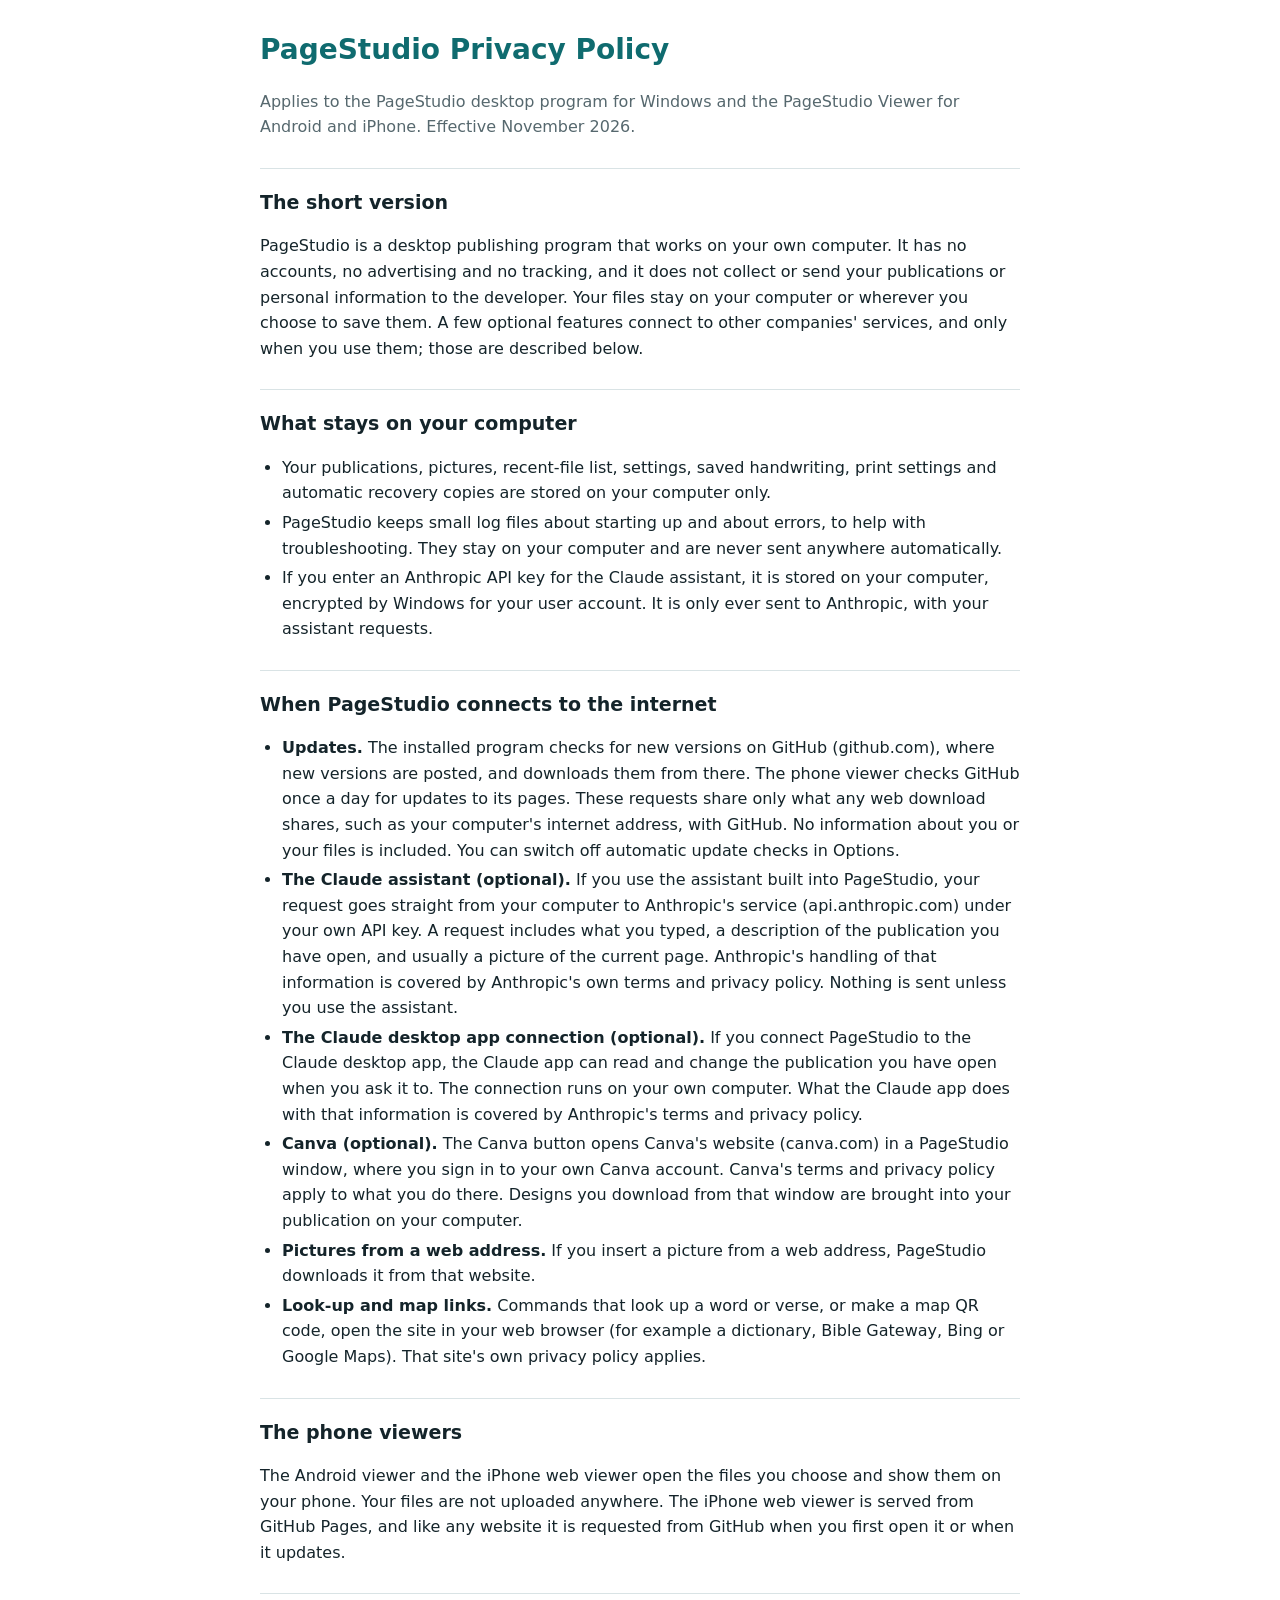
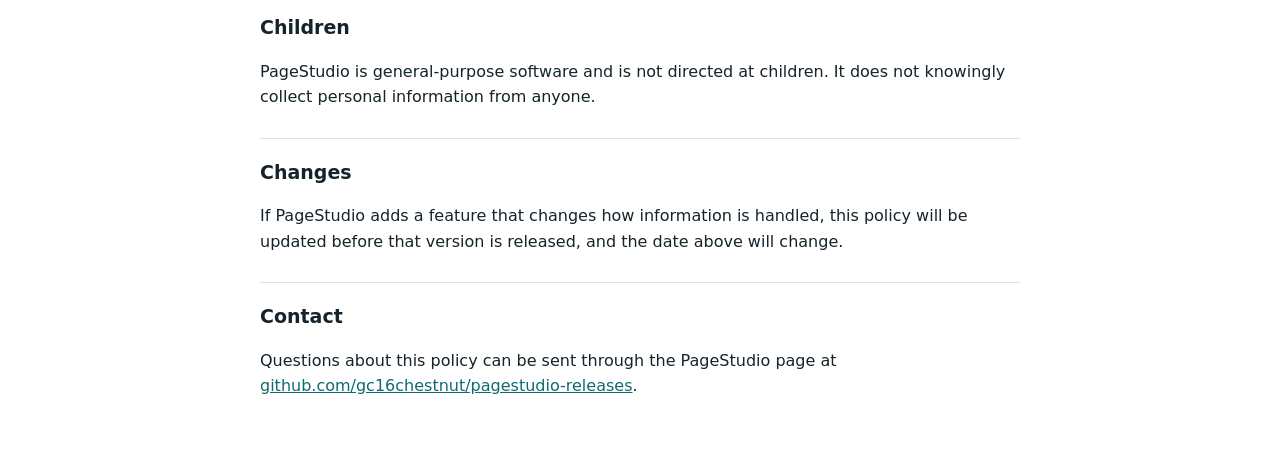
<file: docs/privacy.html>
<!doctype html>
<html lang="en"><head><meta charset="utf-8"><meta name="viewport" content="width=device-width,initial-scale=1">
<title>PageStudio Privacy Policy</title><base target="_blank">
<style>
:root{--ink:#14242a;--muted:#56686e;--accent:#0f6b6f;--bg:#ffffff;--line:#d9e3e5}
@media (prefers-color-scheme:dark){:root:not([data-theme="light"]){--ink:#e7f0f1;--muted:#9fb3b7;--accent:#5fd0c8;--bg:#0d1b1f;--line:#24393e}}
:root[data-theme="dark"]{--ink:#e7f0f1;--muted:#9fb3b7;--accent:#5fd0c8;--bg:#0d1b1f;--line:#24393e}
html{background:var(--bg)}
body{margin:0 auto;max-width:760px;padding:28px 16px 48px;font:16px/1.6 "Segoe UI",system-ui,-apple-system,Arial,sans-serif;color:var(--ink);background:var(--bg)}
h1{font-size:28px;margin:0 0 4px;color:var(--accent)}h2{font-size:19px;margin:28px 0 6px;border-top:1px solid var(--line);padding-top:18px}
.muted{color:var(--muted)}a{color:var(--accent)}ul{padding-left:22px}li{margin:4px 0}
</style></head><body>
<h1>PageStudio Privacy Policy</h1>
<p class="muted">Applies to the PageStudio desktop program for Windows and the PageStudio Viewer for Android and iPhone. Effective November 2026.</p>

<h2>The short version</h2>
<p>PageStudio is a desktop publishing program that works on your own computer. It has no accounts, no advertising and no tracking, and it does not collect or send your publications or personal information to the developer. Your files stay on your computer or wherever you choose to save them. A few optional features connect to other companies' services, and only when you use them; those are described below.</p>

<h2>What stays on your computer</h2>
<ul>
<li>Your publications, pictures, recent-file list, settings, saved handwriting, print settings and automatic recovery copies are stored on your computer only.</li>
<li>PageStudio keeps small log files about starting up and about errors, to help with troubleshooting. They stay on your computer and are never sent anywhere automatically.</li>
<li>If you enter an Anthropic API key for the Claude assistant, it is stored on your computer, encrypted by Windows for your user account. It is only ever sent to Anthropic, with your assistant requests.</li>
</ul>

<h2>When PageStudio connects to the internet</h2>
<ul>
<li><strong>Updates.</strong> The installed program checks for new versions on GitHub (github.com), where new versions are posted, and downloads them from there. The phone viewer checks GitHub once a day for updates to its pages. These requests share only what any web download shares, such as your computer's internet address, with GitHub. No information about you or your files is included. You can switch off automatic update checks in Options.</li>
<li><strong>The Claude assistant (optional).</strong> If you use the assistant built into PageStudio, your request goes straight from your computer to Anthropic's service (api.anthropic.com) under your own API key. A request includes what you typed, a description of the publication you have open, and usually a picture of the current page. Anthropic's handling of that information is covered by Anthropic's own terms and privacy policy. Nothing is sent unless you use the assistant.</li>
<li><strong>The Claude desktop app connection (optional).</strong> If you connect PageStudio to the Claude desktop app, the Claude app can read and change the publication you have open when you ask it to. The connection runs on your own computer. What the Claude app does with that information is covered by Anthropic's terms and privacy policy.</li>
<li><strong>Canva (optional).</strong> The Canva button opens Canva's website (canva.com) in a PageStudio window, where you sign in to your own Canva account. Canva's terms and privacy policy apply to what you do there. Designs you download from that window are brought into your publication on your computer.</li>
<li><strong>Pictures from a web address.</strong> If you insert a picture from a web address, PageStudio downloads it from that website.</li>
<li><strong>Look-up and map links.</strong> Commands that look up a word or verse, or make a map QR code, open the site in your web browser (for example a dictionary, Bible Gateway, Bing or Google Maps). That site's own privacy policy applies.</li>
</ul>

<h2>The phone viewers</h2>
<p>The Android viewer and the iPhone web viewer open the files you choose and show them on your phone. Your files are not uploaded anywhere. The iPhone web viewer is served from GitHub Pages, and like any website it is requested from GitHub when you first open it or when it updates.</p>

<h2>Children</h2>
<p>PageStudio is general-purpose software and is not directed at children. It does not knowingly collect personal information from anyone.</p>

<h2>Changes</h2>
<p>If PageStudio adds a feature that changes how information is handled, this policy will be updated before that version is released, and the date above will change.</p>

<h2>Contact</h2>
<p>Questions about this policy can be sent through the PageStudio page at <a href="https://github.com/gc16chestnut/pagestudio-releases">github.com/gc16chestnut/pagestudio-releases</a>.</p>
</body></html>
</file>
<file: docs/viewer/fonts.css>
/* Look-alike fonts with the same letter widths as Windows fonts (Liberation, Carlito, Caladea — SIL Open Font License),
   so text wraps the same way it does on the PC. */
@font-face { font-family: "Times New Roman"; src: local("Times New Roman"), url("fonts/LiberationSerif-Regular.ttf") format("truetype"); font-weight: normal; font-style: normal; font-display: block; }
@font-face { font-family: "Times"; src: local("Times"), url("fonts/LiberationSerif-Regular.ttf") format("truetype"); font-weight: normal; font-style: normal; font-display: block; }
@font-face { font-family: "Liberation Serif"; src: local("Liberation Serif"), url("fonts/LiberationSerif-Regular.ttf") format("truetype"); font-weight: normal; font-style: normal; font-display: block; }
@font-face { font-family: "Times New Roman"; src: local("Times New Roman"), url("fonts/LiberationSerif-Bold.ttf") format("truetype"); font-weight: bold; font-style: normal; font-display: block; }
@font-face { font-family: "Times"; src: local("Times"), url("fonts/LiberationSerif-Bold.ttf") format("truetype"); font-weight: bold; font-style: normal; font-display: block; }
@font-face { font-family: "Liberation Serif"; src: local("Liberation Serif"), url("fonts/LiberationSerif-Bold.ttf") format("truetype"); font-weight: bold; font-style: normal; font-display: block; }
@font-face { font-family: "Times New Roman"; src: local("Times New Roman"), url("fonts/LiberationSerif-Italic.ttf") format("truetype"); font-weight: normal; font-style: italic; font-display: block; }
@font-face { font-family: "Times"; src: local("Times"), url("fonts/LiberationSerif-Italic.ttf") format("truetype"); font-weight: normal; font-style: italic; font-display: block; }
@font-face { font-family: "Liberation Serif"; src: local("Liberation Serif"), url("fonts/LiberationSerif-Italic.ttf") format("truetype"); font-weight: normal; font-style: italic; font-display: block; }
@font-face { font-family: "Times New Roman"; src: local("Times New Roman"), url("fonts/LiberationSerif-BoldItalic.ttf") format("truetype"); font-weight: bold; font-style: italic; font-display: block; }
@font-face { font-family: "Times"; src: local("Times"), url("fonts/LiberationSerif-BoldItalic.ttf") format("truetype"); font-weight: bold; font-style: italic; font-display: block; }
@font-face { font-family: "Liberation Serif"; src: local("Liberation Serif"), url("fonts/LiberationSerif-BoldItalic.ttf") format("truetype"); font-weight: bold; font-style: italic; font-display: block; }
@font-face { font-family: "Arial"; src: local("Arial"), url("fonts/LiberationSans-Regular.ttf") format("truetype"); font-weight: normal; font-style: normal; font-display: block; }
@font-face { font-family: "Helvetica"; src: local("Helvetica"), url("fonts/LiberationSans-Regular.ttf") format("truetype"); font-weight: normal; font-style: normal; font-display: block; }
@font-face { font-family: "Liberation Sans"; src: local("Liberation Sans"), url("fonts/LiberationSans-Regular.ttf") format("truetype"); font-weight: normal; font-style: normal; font-display: block; }
@font-face { font-family: "Arial MT"; src: local("Arial MT"), url("fonts/LiberationSans-Regular.ttf") format("truetype"); font-weight: normal; font-style: normal; font-display: block; }
@font-face { font-family: "Arial"; src: local("Arial"), url("fonts/LiberationSans-Bold.ttf") format("truetype"); font-weight: bold; font-style: normal; font-display: block; }
@font-face { font-family: "Helvetica"; src: local("Helvetica"), url("fonts/LiberationSans-Bold.ttf") format("truetype"); font-weight: bold; font-style: normal; font-display: block; }
@font-face { font-family: "Liberation Sans"; src: local("Liberation Sans"), url("fonts/LiberationSans-Bold.ttf") format("truetype"); font-weight: bold; font-style: normal; font-display: block; }
@font-face { font-family: "Arial MT"; src: local("Arial MT"), url("fonts/LiberationSans-Bold.ttf") format("truetype"); font-weight: bold; font-style: normal; font-display: block; }
@font-face { font-family: "Arial"; src: local("Arial"), url("fonts/LiberationSans-Italic.ttf") format("truetype"); font-weight: normal; font-style: italic; font-display: block; }
@font-face { font-family: "Helvetica"; src: local("Helvetica"), url("fonts/LiberationSans-Italic.ttf") format("truetype"); font-weight: normal; font-style: italic; font-display: block; }
@font-face { font-family: "Liberation Sans"; src: local("Liberation Sans"), url("fonts/LiberationSans-Italic.ttf") format("truetype"); font-weight: normal; font-style: italic; font-display: block; }
@font-face { font-family: "Arial MT"; src: local("Arial MT"), url("fonts/LiberationSans-Italic.ttf") format("truetype"); font-weight: normal; font-style: italic; font-display: block; }
@font-face { font-family: "Arial"; src: local("Arial"), url("fonts/LiberationSans-BoldItalic.ttf") format("truetype"); font-weight: bold; font-style: italic; font-display: block; }
@font-face { font-family: "Helvetica"; src: local("Helvetica"), url("fonts/LiberationSans-BoldItalic.ttf") format("truetype"); font-weight: bold; font-style: italic; font-display: block; }
@font-face { font-family: "Liberation Sans"; src: local("Liberation Sans"), url("fonts/LiberationSans-BoldItalic.ttf") format("truetype"); font-weight: bold; font-style: italic; font-display: block; }
@font-face { font-family: "Arial MT"; src: local("Arial MT"), url("fonts/LiberationSans-BoldItalic.ttf") format("truetype"); font-weight: bold; font-style: italic; font-display: block; }
@font-face { font-family: "Courier New"; src: local("Courier New"), url("fonts/LiberationMono-Regular.ttf") format("truetype"); font-weight: normal; font-style: normal; font-display: block; }
@font-face { font-family: "Courier"; src: local("Courier"), url("fonts/LiberationMono-Regular.ttf") format("truetype"); font-weight: normal; font-style: normal; font-display: block; }
@font-face { font-family: "Liberation Mono"; src: local("Liberation Mono"), url("fonts/LiberationMono-Regular.ttf") format("truetype"); font-weight: normal; font-style: normal; font-display: block; }
@font-face { font-family: "Courier New"; src: local("Courier New"), url("fonts/LiberationMono-Bold.ttf") format("truetype"); font-weight: bold; font-style: normal; font-display: block; }
@font-face { font-family: "Courier"; src: local("Courier"), url("fonts/LiberationMono-Bold.ttf") format("truetype"); font-weight: bold; font-style: normal; font-display: block; }
@font-face { font-family: "Liberation Mono"; src: local("Liberation Mono"), url("fonts/LiberationMono-Bold.ttf") format("truetype"); font-weight: bold; font-style: normal; font-display: block; }
@font-face { font-family: "Courier New"; src: local("Courier New"), url("fonts/LiberationMono-Italic.ttf") format("truetype"); font-weight: normal; font-style: italic; font-display: block; }
@font-face { font-family: "Courier"; src: local("Courier"), url("fonts/LiberationMono-Italic.ttf") format("truetype"); font-weight: normal; font-style: italic; font-display: block; }
@font-face { font-family: "Liberation Mono"; src: local("Liberation Mono"), url("fonts/LiberationMono-Italic.ttf") format("truetype"); font-weight: normal; font-style: italic; font-display: block; }
@font-face { font-family: "Courier New"; src: local("Courier New"), url("fonts/LiberationMono-BoldItalic.ttf") format("truetype"); font-weight: bold; font-style: italic; font-display: block; }
@font-face { font-family: "Courier"; src: local("Courier"), url("fonts/LiberationMono-BoldItalic.ttf") format("truetype"); font-weight: bold; font-style: italic; font-display: block; }
@font-face { font-family: "Liberation Mono"; src: local("Liberation Mono"), url("fonts/LiberationMono-BoldItalic.ttf") format("truetype"); font-weight: bold; font-style: italic; font-display: block; }
@font-face { font-family: "Calibri"; src: local("Calibri"), url("fonts/Carlito-Regular.ttf") format("truetype"); font-weight: normal; font-style: normal; font-display: block; }
@font-face { font-family: "Carlito"; src: local("Carlito"), url("fonts/Carlito-Regular.ttf") format("truetype"); font-weight: normal; font-style: normal; font-display: block; }
@font-face { font-family: "Calibri"; src: local("Calibri"), url("fonts/Carlito-Bold.ttf") format("truetype"); font-weight: bold; font-style: normal; font-display: block; }
@font-face { font-family: "Carlito"; src: local("Carlito"), url("fonts/Carlito-Bold.ttf") format("truetype"); font-weight: bold; font-style: normal; font-display: block; }
@font-face { font-family: "Calibri"; src: local("Calibri"), url("fonts/Carlito-Italic.ttf") format("truetype"); font-weight: normal; font-style: italic; font-display: block; }
@font-face { font-family: "Carlito"; src: local("Carlito"), url("fonts/Carlito-Italic.ttf") format("truetype"); font-weight: normal; font-style: italic; font-display: block; }
@font-face { font-family: "Calibri"; src: local("Calibri"), url("fonts/Carlito-BoldItalic.ttf") format("truetype"); font-weight: bold; font-style: italic; font-display: block; }
@font-face { font-family: "Carlito"; src: local("Carlito"), url("fonts/Carlito-BoldItalic.ttf") format("truetype"); font-weight: bold; font-style: italic; font-display: block; }
@font-face { font-family: "Cambria"; src: local("Cambria"), url("fonts/Caladea-Regular.ttf") format("truetype"); font-weight: normal; font-style: normal; font-display: block; }
@font-face { font-family: "Caladea"; src: local("Caladea"), url("fonts/Caladea-Regular.ttf") format("truetype"); font-weight: normal; font-style: normal; font-display: block; }
@font-face { font-family: "Cambria"; src: local("Cambria"), url("fonts/Caladea-Bold.ttf") format("truetype"); font-weight: bold; font-style: normal; font-display: block; }
@font-face { font-family: "Caladea"; src: local("Caladea"), url("fonts/Caladea-Bold.ttf") format("truetype"); font-weight: bold; font-style: normal; font-display: block; }
@font-face { font-family: "Cambria"; src: local("Cambria"), url("fonts/Caladea-Italic.ttf") format("truetype"); font-weight: normal; font-style: italic; font-display: block; }
@font-face { font-family: "Caladea"; src: local("Caladea"), url("fonts/Caladea-Italic.ttf") format("truetype"); font-weight: normal; font-style: italic; font-display: block; }
@font-face { font-family: "Cambria"; src: local("Cambria"), url("fonts/Caladea-BoldItalic.ttf") format("truetype"); font-weight: bold; font-style: italic; font-display: block; }
@font-face { font-family: "Caladea"; src: local("Caladea"), url("fonts/Caladea-BoldItalic.ttf") format("truetype"); font-weight: bold; font-style: italic; font-display: block; }
</file>
<file: docs/viewer/viewer.css>
/* PageStudio Viewer — same teal look as Page Studio for Windows */
:root {
  --teal: #038387; --teal-l: #1A9BA1; --teal-d: #005C61; --teal-soft: #d3eced;
  --ink: #1f2727; --ink-2: #4d5757; --ink-3: #7e8989;
  --bg: #f4f6f6; --card: #ffffff; --line: #d3dada; --work: #cdd3d3;
  --warn-bg: #fff4d6; --warn-ink: #6b4b00; --warn-line: #f0d48a;
  --shadow: 0 1px 2px rgba(0,30,32,.12), 0 6px 18px rgba(0,30,32,.14);
  --top: env(safe-area-inset-top, 0px); --bottom: env(safe-area-inset-bottom, 0px);
  font-family: "Segoe UI", Roboto, system-ui, sans-serif; color: var(--ink); -webkit-tap-highlight-color: transparent;
}
@media (prefers-color-scheme: dark) { :root:not(.light) { --ink: #e7eded; --ink-2: #b7c2c2; --ink-3: #8b9898; --bg: #141b1b; --card: #1d2626; --line: #2f3a3a; --work: #0f1414; --teal-soft: #12393b; --warn-bg: #3a2f12; --warn-ink: #f3dc9b; --warn-line: #5d4a1a; } }
:root.dark { --ink: #e7eded; --ink-2: #b7c2c2; --ink-3: #8b9898; --bg: #141b1b; --card: #1d2626; --line: #2f3a3a; --work: #0f1414; --teal-soft: #12393b; --warn-bg: #3a2f12; --warn-ink: #f3dc9b; --warn-line: #5d4a1a; }
* { box-sizing: border-box; }
html, body { margin: 0; height: 100%; background: var(--bg); overflow: hidden; overscroll-behavior: none; }
body { display: flex; flex-direction: column; user-select: none; -webkit-user-select: none; }
button { font: inherit; color: inherit; border: 0; background: none; padding: 0; cursor: pointer; }
.ico { width: 22px; height: 22px; display: block; flex: none; }
[hidden] { display: none !important; }

/* ------------------------------------------------------------------ top bar */
#bar { flex: none; display: flex; align-items: center; gap: 10px; padding: calc(var(--top) + 8px) 6px 8px 10px; background: var(--teal); color: #fff; box-shadow: 0 2px 6px rgba(0,30,32,.25); z-index: 5; }
.mark { width: 34px; height: 34px; border-radius: 8px; background: #fff; color: var(--teal); font-weight: 800; font-size: 19px; display: grid; place-items: center; flex: none; }
.title { flex: 1; min-width: 0; }
#t-name { font-size: 17px; font-weight: 600; white-space: nowrap; overflow: hidden; text-overflow: ellipsis; }
#t-sub { font-size: 12px; opacity: .85; white-space: nowrap; overflow: hidden; text-overflow: ellipsis; }
#t-sub:empty { display: none; }
.actions { display: flex; }
.ib { width: 44px; height: 44px; border-radius: 22px; display: grid; place-items: center; }
.ib:active { background: rgba(255,255,255,.18); }
.ib.sm { width: 36px; height: 36px; }
body.home .doc-only { display: none; }
body.fullscreen #bar, body.fullscreen #findbar, body.fullscreen #fontwarn { display: none !important; }

/* ------------------------------------------------------------------ find bar + font warning */
#findbar { flex: none; display: flex; align-items: center; gap: 4px; padding: 6px 6px 6px 12px; background: var(--card); border-bottom: 1px solid var(--line); z-index: 4; }
#findbar input { flex: 1; min-width: 0; height: 38px; border: 1px solid var(--line); border-radius: 19px; padding: 0 14px; font: inherit; font-size: 16px; color: var(--ink); background: var(--bg); outline: none; }
#findbar input:focus { border-color: var(--teal); }
#findbar .ib:active { background: var(--teal-soft); }
#f-count { font-size: 13px; color: var(--ink-3); min-width: 44px; text-align: center; }
#fontwarn { flex: none; display: flex; gap: 10px; align-items: flex-start; padding: 10px 8px 10px 14px; background: var(--warn-bg); color: var(--warn-ink); border-bottom: 1px solid var(--warn-line); font-size: 13.5px; line-height: 1.35; z-index: 3; }
#fontwarn .ico { width: 20px; height: 20px; margin-top: 1px; }
#fontwarn .msg { flex: 1; }
#fontwarn b { font-weight: 600; }
#fontwarn .fw-btns { display: flex; gap: 2px; align-items: center; }
#fontwarn .link { color: inherit; text-decoration: underline; font-weight: 600; padding: 4px 6px; }
#fontwarn .ib { width: 32px; height: 32px; }

/* ------------------------------------------------------------------ home */
#home { flex: 1; overflow-y: auto; -webkit-overflow-scrolling: touch; padding-bottom: calc(var(--bottom) + 24px); }
.hero { text-align: center; padding: 28px 20px 26px; background: linear-gradient(180deg, var(--teal-soft), transparent); }
.hero-icon { width: 84px; height: 84px; border-radius: 20px; box-shadow: var(--shadow); }
.hero h1 { margin: 14px 0 6px; font-size: 24px; font-weight: 650; }
.hero p { margin: 0 auto 18px; max-width: 420px; color: var(--ink-2); font-size: 15px; line-height: 1.4; }
.btn { display: inline-flex; align-items: center; gap: 8px; border-radius: 24px; padding: 10px 18px; background: var(--card); border: 1px solid var(--line); font-weight: 600; color: var(--ink); }
.btn.big { background: var(--teal); color: #fff; border: 0; padding: 14px 26px; font-size: 16px; box-shadow: var(--shadow); }
.btn.big:active { background: var(--teal-d); }
.btn.primary { background: var(--teal); color: #fff; border-color: var(--teal); }
.recent { max-width: 760px; margin: 0 auto; padding: 0 14px; }
.sect-head { display: flex; align-items: baseline; justify-content: space-between; padding: 8px 4px; }
.sect-head h2 { font-size: 15px; margin: 0; color: var(--ink-2); font-weight: 600; letter-spacing: .02em; text-transform: uppercase; }
.link { color: var(--teal); font-weight: 600; font-size: 14px; }
#r-list { display: grid; gap: 8px; }
.r-item { display: flex; align-items: center; gap: 12px; padding: 10px 8px 10px 12px; background: var(--card); border-radius: 12px; border: 1px solid var(--line); text-align: left; width: 100%; }
.r-item:active { background: var(--teal-soft); }
.r-thumb { width: 38px; height: 46px; flex: none; display: grid; place-items: end center; border-radius: 4px; background: #fff; border: 1px solid #c3caca; position: relative; }
.r-thumb.land { width: 46px; height: 36px; }
.r-thumb .badge { position: absolute; left: -4px; bottom: 5px; font-size: 9.5px; font-weight: 800; color: #fff; background: var(--teal); padding: 1px 4px; border-radius: 3px; letter-spacing: .03em; }
.r-thumb .badge.pub { background: #077568; }
.r-text { flex: 1; min-width: 0; }
.r-name { font-weight: 600; font-size: 15px; white-space: nowrap; overflow: hidden; text-overflow: ellipsis; }
.r-meta { color: var(--ink-3); font-size: 12.5px; margin-top: 2px; white-space: nowrap; overflow: hidden; text-overflow: ellipsis; }
.r-star { width: 40px; height: 40px; display: grid; place-items: center; color: var(--ink-3); border-radius: 20px; }
.r-star.on { color: #d79b00; }
.r-star.on .ico { fill: currentColor; }
.empty { text-align: center; color: var(--ink-3); padding: 18px 10px; font-size: 14px; }

/* ------------------------------------------------------------------ pages */
#scroller { flex: 1; overflow: auto; background: var(--work); -webkit-overflow-scrolling: touch; touch-action: pan-x pan-y; position: relative; }
#pages { padding: 14px 12px calc(var(--bottom) + 80px); width: max-content; min-width: 100%; transform-origin: 0 0; }
.sheet-wrap { margin: 0 auto 16px; width: max-content; position: relative; }
.sheet { background: #fff; box-shadow: var(--shadow); position: relative; overflow: hidden; }
.sheet-label { text-align: center; font-size: 12px; color: var(--ink-3); margin: 0 0 16px; }
#pages.two .row { display: flex; gap: 16px; justify-content: center; }
#pages.two .sheet-wrap { margin: 0 0 16px; }
.ps-obj { position: absolute; box-sizing: border-box; }
.ps-text-content p, .ps-text-content div, .ps-text-content h1, .ps-text-content h2, .ps-text-content h3 { margin: 0; }
.ps-text-content > p:last-child, .ps-text-content > li:last-child { margin-bottom: 0 !important; }  /* space after the last paragraph never pushes text out of its box */
.ps-text-content ul, .ps-text-content ol { margin: 0; padding-left: 1.4em; }
.flash { animation: flash 1.6s ease-out; }
@keyframes flash { 0%, 40% { outline: 3px solid #ffbf00; outline-offset: 2px; } 100% { outline: 3px solid transparent; outline-offset: 2px; } }
::highlight(find) { background: #ffe14d; color: #000; }
::highlight(findcur) { background: #ff9632; color: #000; }

#pagechip { position: fixed; left: 50%; transform: translateX(-50%); bottom: calc(var(--bottom) + 16px); display: flex; align-items: center; gap: 2px; padding: 2px 6px; border-radius: 22px; background: rgba(20,32,32,.86); color: #fff; font-size: 14px; box-shadow: var(--shadow); z-index: 6; transition: opacity .25s; }
#pagechip.dim { opacity: .35; }
#pc-text { padding: 0 6px; white-space: nowrap; font-variant-numeric: tabular-nums; }
#pagechip .sep { width: 1px; height: 18px; background: rgba(255,255,255,.3); margin: 0 4px; }
.chip-btn { padding: 8px 10px; font-size: 13.5px; font-weight: 600; white-space: nowrap; }
#pagechip .ib:active, .chip-btn:active { background: rgba(255,255,255,.15); border-radius: 18px; }

/* ------------------------------------------------------------------ sheets, menus, dialogs */
#sheet-root .scrim { position: fixed; inset: 0; background: rgba(0,10,12,.42); z-index: 20; animation: fade .18s; }
@keyframes fade { from { opacity: 0; } }
@keyframes up { from { transform: translateY(40px); opacity: 0; } }
.bsheet { position: fixed; left: 0; right: 0; bottom: 0; max-height: 82vh; background: var(--card); border-radius: 18px 18px 0 0; z-index: 21; display: flex; flex-direction: column; padding-bottom: var(--bottom); animation: up .2s ease-out; box-shadow: 0 -4px 24px rgba(0,0,0,.2); }
@media (min-width: 720px) { .bsheet { left: 50%; right: auto; width: 640px; transform: translateX(-50%); bottom: 16px; border-radius: 18px; max-height: 76vh; } @keyframes up { from { opacity: 0; } } }
.bsheet .grab { width: 38px; height: 4px; border-radius: 2px; background: var(--line); margin: 8px auto 2px; flex: none; }
.bsheet h3 { margin: 6px 18px 10px; font-size: 17px; }
.bsheet .body { overflow-y: auto; padding: 0 18px 18px; -webkit-overflow-scrolling: touch; }
.menu .mi { display: flex; align-items: center; gap: 16px; width: 100%; padding: 13px 20px; text-align: left; font-size: 15.5px; }
.menu .mi:active { background: var(--teal-soft); }
.menu .mi .ico { color: var(--teal); }
.menu .mi .r { margin-left: auto; color: var(--ink-3); font-size: 13px; }
.menu .sepr { height: 1px; background: var(--line); margin: 6px 0; }
.thumbs { display: grid; grid-template-columns: repeat(auto-fill, minmax(130px, 1fr)); gap: 14px; }
.thumb { text-align: center; font-size: 12.5px; color: var(--ink-2); }
.thumb .tbox { display: grid; place-items: center; height: 170px; }
.thumb .tsheet { background: #fff; box-shadow: var(--shadow); overflow: hidden; position: relative; pointer-events: none; }
.thumb.cur .tsheet { outline: 3px solid var(--teal); outline-offset: 2px; }
.kv { display: grid; grid-template-columns: max-content 1fr; gap: 8px 16px; font-size: 14.5px; }
.kv .k { color: var(--ink-3); }
.fontlist { margin-top: 12px; display: grid; gap: 6px; }
.fontrow { display: flex; gap: 10px; align-items: center; padding: 9px 12px; border-radius: 10px; background: var(--bg); font-size: 14px; }
.fontrow .st { margin-left: auto; font-size: 12.5px; font-weight: 600; white-space: nowrap; }
.st.ok { color: #2f7d3a; } .st.alike { color: var(--teal); } .st.missing { color: #b26a00; }
:root.dark .st.ok, :root:not(.light) .st.ok { color: #6cc77a; }
.note { color: var(--ink-2); font-size: 13.5px; line-height: 1.45; }
.dlg { position: fixed; left: 50%; top: 50%; transform: translate(-50%, -50%); width: min(92vw, 440px); background: var(--card); border-radius: 18px; z-index: 22; padding: 20px 20px 14px; box-shadow: 0 10px 40px rgba(0,0,0,.3); animation: fade .15s; }
.dlg h3 { margin: 0 0 10px; font-size: 18px; }
.dlg .note { margin: 0 0 6px; }
.dlg .btns { display: flex; justify-content: flex-end; gap: 6px; margin-top: 16px; }
.dlg .btns button { padding: 10px 16px; border-radius: 20px; font-weight: 600; color: var(--teal); }
.dlg .btns button.primary { background: var(--teal); color: #fff; }
.seg { display: flex; background: var(--bg); border-radius: 12px; padding: 3px; gap: 3px; margin: 4px 0 14px; }
.seg button { flex: 1; padding: 9px 4px; border-radius: 9px; font-size: 14px; color: var(--ink-2); }
.seg button.on { background: var(--card); color: var(--teal); font-weight: 600; box-shadow: 0 1px 2px rgba(0,0,0,.15); }
.optrow { display: flex; align-items: center; justify-content: space-between; padding: 10px 0; font-size: 15px; border-bottom: 1px solid var(--line); }
.switch { width: 46px; height: 28px; border-radius: 14px; background: var(--line); position: relative; flex: none; transition: background .15s; }
.switch::after { content: ""; position: absolute; top: 3px; left: 3px; width: 22px; height: 22px; border-radius: 50%; background: #fff; transition: left .15s; box-shadow: 0 1px 2px rgba(0,0,0,.3); }
.switch.on { background: var(--teal); } .switch.on::after { left: 21px; }

#toast { position: fixed; left: 50%; bottom: calc(var(--bottom) + 76px); transform: translateX(-50%); background: rgba(20,32,32,.92); color: #fff; padding: 10px 16px; border-radius: 12px; font-size: 14px; z-index: 30; max-width: 90vw; text-align: center; box-shadow: var(--shadow); }
#busy { position: fixed; inset: 0; z-index: 40; background: rgba(244,246,246,.75); display: grid; place-content: center; justify-items: center; gap: 14px; color: var(--ink-2); font-size: 15px; }
:root.dark #busy { background: rgba(10,16,16,.75); }
.spin { width: 40px; height: 40px; border-radius: 50%; border: 4px solid var(--teal-soft); border-top-color: var(--teal); animation: spin .8s linear infinite; }
@keyframes spin { to { transform: rotate(360deg); } }

/* ------------------------------------------------------------------ printing */
#print-root { display: none; }
@media print {
  html, body { background: #fff !important; height: auto; overflow: visible; display: block; }
  body > *:not(#print-root) { display: none !important; }
  #print-root { display: block !important; }
  .psheet { position: relative; overflow: hidden; break-after: page; page-break-after: always; }
  .psheet:last-child { break-after: auto; page-break-after: auto; }
  * { -webkit-print-color-adjust: exact; print-color-adjust: exact; }
}

/* "Open from" choices */
.menu .mi.src { gap: 14px; padding: 11px 18px; }
.src-icon { width: 36px; height: 36px; border-radius: 9px; flex: none; }
.src-icon.gen { display: grid; place-items: center; background: var(--teal-soft); color: var(--teal); }
.src-t { display: flex; flex-direction: column; min-width: 0; }
.src-t small { color: var(--ink-3); font-size: 12.5px; margin-top: 1px; }

.r-ico { width: 46px; height: 46px; flex: none; object-fit: contain; }
</file>
